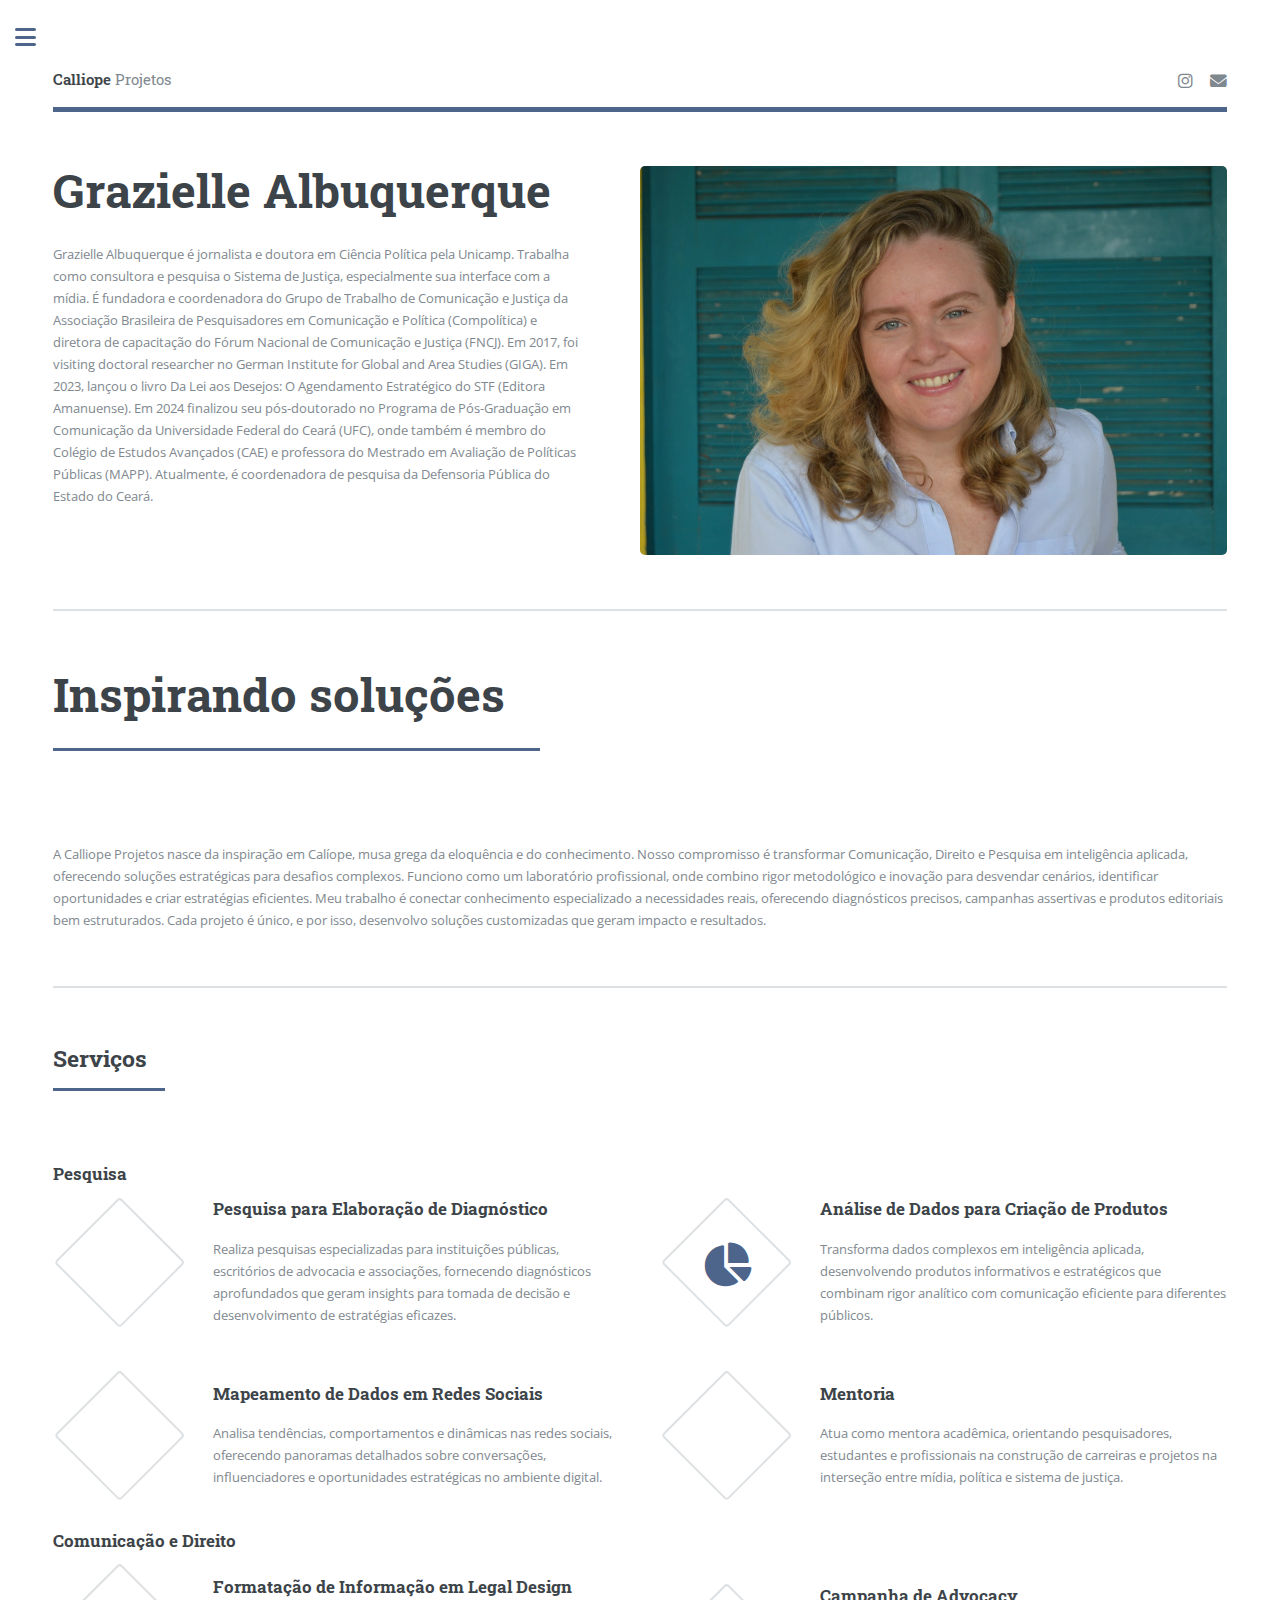
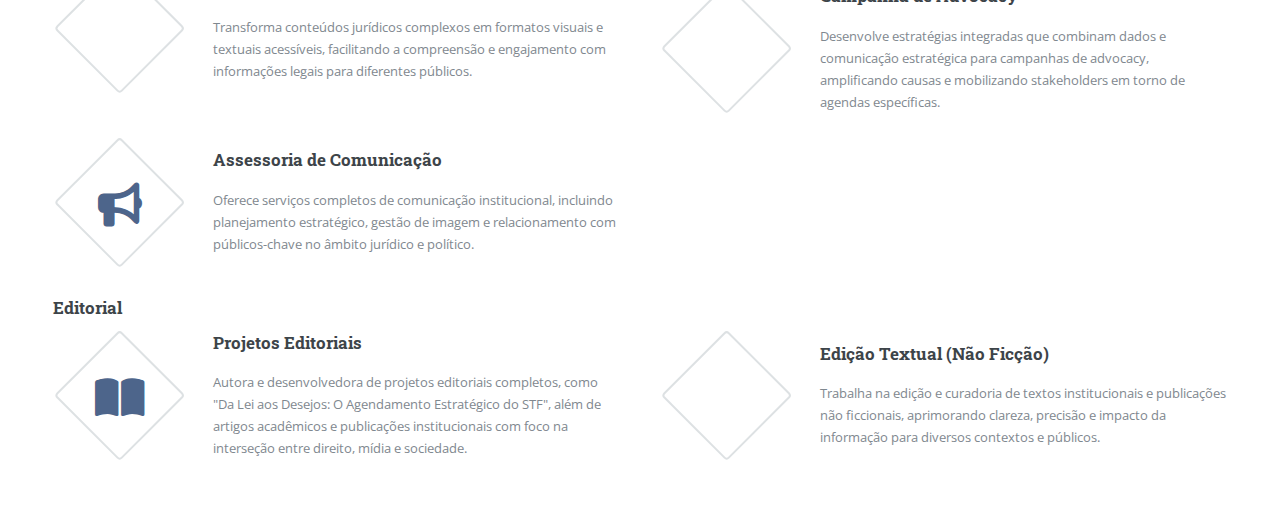
<file: index.html>
<!doctype html>
<!--
	Editorial by HTML5 UP
	html5up.net | @ajlkn
	Free for personal and commercial use under the CCA 3.0 license (html5up.net/license)
-->
<html>
  <head>
    <title>Calliope Projetos</title>
    <meta charset="utf-8" />
    <meta name="viewport" content="width=device-width, initial-scale=1, user-scalable=no" />
    <link rel="stylesheet" href="assets/css/main.css" />
    <link rel="stylesheet" href="https://cdnjs.cloudflare.com/ajax/libs/font-awesome/6.4.2/css/all.min.css" />
    <style>
      .sub-heading {
        color: #3d4449;
        margin: 1.5em 0 0.5em 0;
        font-family: 'Roboto Slab', serif;
        font-weight: 700;
      }
      .eixo-container {
        margin-bottom: 2em;
      }
    </style>
  </head>
  <body class="is-preload">
    <!-- Wrapper -->
    <div id="wrapper">
      <!-- Main -->
      <div id="main">
        <div class="inner">
          <!-- Header -->
          <header id="header">
            <a href="index.html" class="logo"> <strong>Calliope</strong> Projetos </a>
            <ul class="icons">
              <li>
                <a href="https://x.com/grazalbuquerque" class="icon brands fa-x-twitter" target="_blank">
                  <span class="label">Twitter</span>
                </a>
              </li>
              <li>
                <a
                  href="https://www.instagram.com/grazieamp?igshid=MzRlODBiNWFlZA%3D%3D"
                  class="icon brands fa-instagram"
                  target="_blank"
                >
                  <span class="label">Instagram</span>
                </a>
              </li>
              <li>
                <a href="mailto:grazialbuquerque@gmail.com" class="icon solid fa-envelope" target="_blank">
                  <span class="label">E-mail</span>
                </a>
              </li>
            </ul>
          </header>

          <!-- Banner -->
          <section id="banner">
            <div class="content">
              <header>
                <h1>Grazielle Albuquerque</h1>
              </header>
              <p>
                Grazielle Albuquerque é jornalista e doutora em Ciência Política pela Unicamp. Trabalha como consultora
                e pesquisa o Sistema de Justiça, especialmente sua interface com a mídia. É fundadora e coordenadora do
                Grupo de Trabalho de Comunicação e Justiça da Associação Brasileira de Pesquisadores em Comunicação e
                Política (Compolítica) e diretora de capacitação do Fórum Nacional de Comunicação e Justiça (FNCJ). Em
                2017, foi visiting doctoral researcher no German Institute for Global and Area Studies (GIGA). Em 2023,
                lançou o livro Da Lei aos Desejos: O Agendamento Estratégico do STF (Editora Amanuense). Em 2024
                finalizou seu pós-doutorado no Programa de Pós-Graduação em Comunicação da Universidade Federal do Ceará
                (UFC), onde também é membro do Colégio de Estudos Avançados (CAE) e professora do Mestrado em Avaliação
                de Políticas Públicas (MAPP). Atualmente, é coordenadora de pesquisa da Defensoria Pública do Estado do
                Ceará.
              </p>
            </div>
            <span class="image object">
              <img src="images/grazi1.webp" alt="Grazielle Albuquerque" />
            </span>
          </section>

          <!-- Section -->
          <section>
            <header class="major">
              <h1>Inspirando soluções</h1>
            </header>
            <p>
              A Calliope Projetos nasce da inspiração em Calíope, musa grega da eloquência e do conhecimento. Nosso
              compromisso é transformar Comunicação, Direito e Pesquisa em inteligência aplicada, oferecendo soluções
              estratégicas para desafios complexos. Funciono como um laboratório profissional, onde combino rigor
              metodológico e inovação para desvendar cenários, identificar oportunidades e criar estratégias eficientes.
              Meu trabalho é conectar conhecimento especializado a necessidades reais, oferecendo diagnósticos precisos,
              campanhas assertivas e produtos editoriais bem estruturados. Cada projeto é único, e por isso, desenvolvo
              soluções customizadas que geram impacto e resultados.
            </p>
          </section>

          <!-- Section Atuação - ATUALIZADA -->
          <section>
            <header class="major">
              <h2>Serviços</h2>
            </header>

            <!-- EIXO: PESQUISA -->
            <div class="eixo-container">
              <h3 class="sub-heading">Pesquisa</h3>
              <div class="features">
                <article>
                  <span class="icon solid fa-magnifying-glass-chart"></span>
                  <div class="content">
                    <h3>Pesquisa para Elaboração de Diagnóstico</h3>
                    <p>
                      Realiza pesquisas especializadas para instituições públicas, escritórios de advocacia e
                      associações, fornecendo diagnósticos aprofundados que geram insights para tomada de decisão e
                      desenvolvimento de estratégias eficazes.
                    </p>
                  </div>
                </article>
                <article>
                  <span class="icon solid fa-chart-pie"></span>
                  <div class="content">
                    <h3>Análise de Dados para Criação de Produtos</h3>
                    <p>
                      Transforma dados complexos em inteligência aplicada, desenvolvendo produtos informativos e
                      estratégicos que combinam rigor analítico com comunicação eficiente para diferentes públicos.
                    </p>
                  </div>
                </article>
                <article>
                  <span class="icon solid fa-share-nodes"></span>
                  <div class="content">
                    <h3>Mapeamento de Dados em Redes Sociais</h3>
                    <p>
                      Analisa tendências, comportamentos e dinâmicas nas redes sociais, oferecendo panoramas detalhados
                      sobre conversações, influenciadores e oportunidades estratégicas no ambiente digital.
                    </p>
                  </div>
                </article>
                <article>
                  <span class="icon solid fa-chalkboard-user"></span>
                  <div class="content">
                    <h3>Mentoria</h3>
                    <p>
                      Atua como mentora acadêmica, orientando pesquisadores, estudantes e profissionais na construção de
                      carreiras e projetos na interseção entre mídia, política e sistema de justiça.
                    </p>
                  </div>
                </article>
              </div>
            </div>

            <!-- EIXO: COMUNICAÇÃO E DIREITO -->
            <div class="eixo-container">
              <h3 class="sub-heading">Comunicação e Direito</h3>
              <div class="features">
                <article>
                  <span class="icon solid fa-diagram-project"></span>
                  <div class="content">
                    <h3>Formatação de Informação em Legal Design</h3>
                    <p>
                      Transforma conteúdos jurídicos complexos em formatos visuais e textuais acessíveis, facilitando a
                      compreensão e engajamento com informações legais para diferentes públicos.
                    </p>
                  </div>
                </article>
                <article>
                  <span class="icon solid fa-scale-balanced"></span>
                  <div class="content">
                    <h3>Campanha de Advocacy</h3>
                    <p>
                      Desenvolve estratégias integradas que combinam dados e comunicação estratégica para campanhas de
                      advocacy, amplificando causas e mobilizando stakeholders em torno de agendas específicas.
                    </p>
                  </div>
                </article>
                <article>
                  <span class="icon solid fa-bullhorn"></span>
                  <div class="content">
                    <h3>Assessoria de Comunicação</h3>
                    <p>
                      Oferece serviços completos de comunicação institucional, incluindo planejamento estratégico,
                      gestão de imagem e relacionamento com públicos-chave no âmbito jurídico e político.
                    </p>
                  </div>
                </article>
              </div>
            </div>

            <!-- EIXO: EDITORIAL -->
            <div class="eixo-container">
              <h3 class="sub-heading">Editorial</h3>
              <div class="features">
                <article>
                  <span class="icon solid fa-book-open"></span>
                  <div class="content">
                    <h3>Projetos Editoriais</h3>
                    <p>
                      Autora e desenvolvedora de projetos editoriais completos, como "Da Lei aos Desejos: O Agendamento
                      Estratégico do STF", além de artigos acadêmicos e publicações institucionais com foco na
                      interseção entre direito, mídia e sociedade.
                    </p>
                  </div>
                </article>
                <article>
                  <span class="icon solid fa-pen-to-square"></span>
                  <div class="content">
                    <h3>Edição Textual (Não Ficção)</h3>
                    <p>
                      Trabalha na edição e curadoria de textos institucionais e publicações não ficcionais, aprimorando
                      clareza, precisão e impacto da informação para diversos contextos e públicos.
                    </p>
                  </div>
                </article>
              </div>
            </div>
          </section>
        </div>
      </div>

      <!-- Sidebar -->
      <div id="sidebar">
        <div class="inner">
          <!-- Search -->

          <!-- Menu -->
          <nav id="menu">
            <header class="major">
              <h2>Menu</h2>
            </header>
            <ul>
              <li><a href="index.html">Página inicial</a></li>
              <li><a href="cv.html">C.V.</a></li>
              <li><a href="bio.html">Bio</a></li>
              <li><a href="livros.html">Livros</a></li>
              <li><a href="artigos.html">Artigos</a></li>
              <li><a href="educacao.html">Educação</a></li>
              <li><a href="midia.html">Na Mídia</a></li>
              <li><a href="podcasts.html">Podcasts</a></li>
              <li><a href="lemonde.html">Le Monde</a></li>
              <li><a href="cursos.html">Cursos</a></li>
            </ul>
          </nav>

          <!-- Section -->
          <section>
            <header class="major">
              <h2>Em destaque</h2>
            </header>
            <div class="mini-posts">
              <article>
                <a href="lemonde.html" class="image"><img src="\images\le monde logo.jpeg" alt="le monde logo" /></a>
                <p>
                  Aqui você encontra uma seleção dos meus textos publicados no Le Monde Diplomatique Brasil, abordando
                  temas como mídia, justiça e sociedade.
                </p>
              </article>
              <article>
                <a href="midia.html" class="image"><img src="/images/folhasp.png" alt="folha de sp imagem" /></a>
                <p>
                  Aqui você encontrará uma seleção das minhas participações e contribuições nos meios de comunicação
                  como a Folha de São Paulo, destacando minha atuação como jornalista e cientista política especializada
                  em mídia e justiça.
                </p>
              </article>
              <article>
                <a href="podcasts.html" class="image"><img src="images/podcast.jpg" alt="podcast imagem" /></a>
                <p>
                  Nesta seção, você encontrará uma seleção de podcasts em que participei, contribuindo com análises,
                  debates e reflexões sobre temas como mídia, justiça e sociedade. Acompanhe as conversas e insights
                  compartilhados ao longo dessas entrevistas e colaborações.
                </p>
              </article>
            </div>
          </section>

          <!-- Section -->
          <section>
            <header class="major">
              <h2>Entre em contato</h2>
            </header>
            <p>
              Se você tem alguma dúvida ou gostaria de saber mais sobre nossos serviços, estamos à disposição para
              conversar. Envie uma mensagem ou ligue para nós, e teremos prazer em ajudá-lo a encontrar a melhor solução
              para as suas necessidades. A comunicação é a chave para um bom trabalho, e estamos aqui para garantir que
              sua experiência seja a mais eficaz possível.
            </p>
            <ul class="contact">
              <li class="icon solid fa-envelope">
                <a href="mailto:grazialbuquerque@gmail.com">grazialbuquerque@gmail.com</a>
              </li>
              <li class="icon solid fa-phone">
                <a href="https://wa.me/5511989625056" target="_blank">+55 11 98962-5056</a>
              </li>

              <li class="icon solid fa-map-marker-alt">
                Fortaleza, CE<br />
                Brasil
              </li>
            </ul>
          </section>

          <!-- Footer -->
          <footer id="footer">
            <p class="copyright">
              &copy; Calliope Projetos. Todos os direitos reservados. Transformando Comunicação, Direito e Pesquisa em
              soluções inovadoras para desafios complexos.
            </p>
          </footer>
        </div>
      </div>
    </div>

    <!-- Scripts -->
    <script src="assets/js/jquery.min.js"></script>
    <script src="assets/js/browser.min.js"></script>
    <script src="assets/js/breakpoints.min.js"></script>
    <script src="assets/js/util.js"></script>
    <script src="assets/js/main.js"></script>
  </body>
</html>
</file>
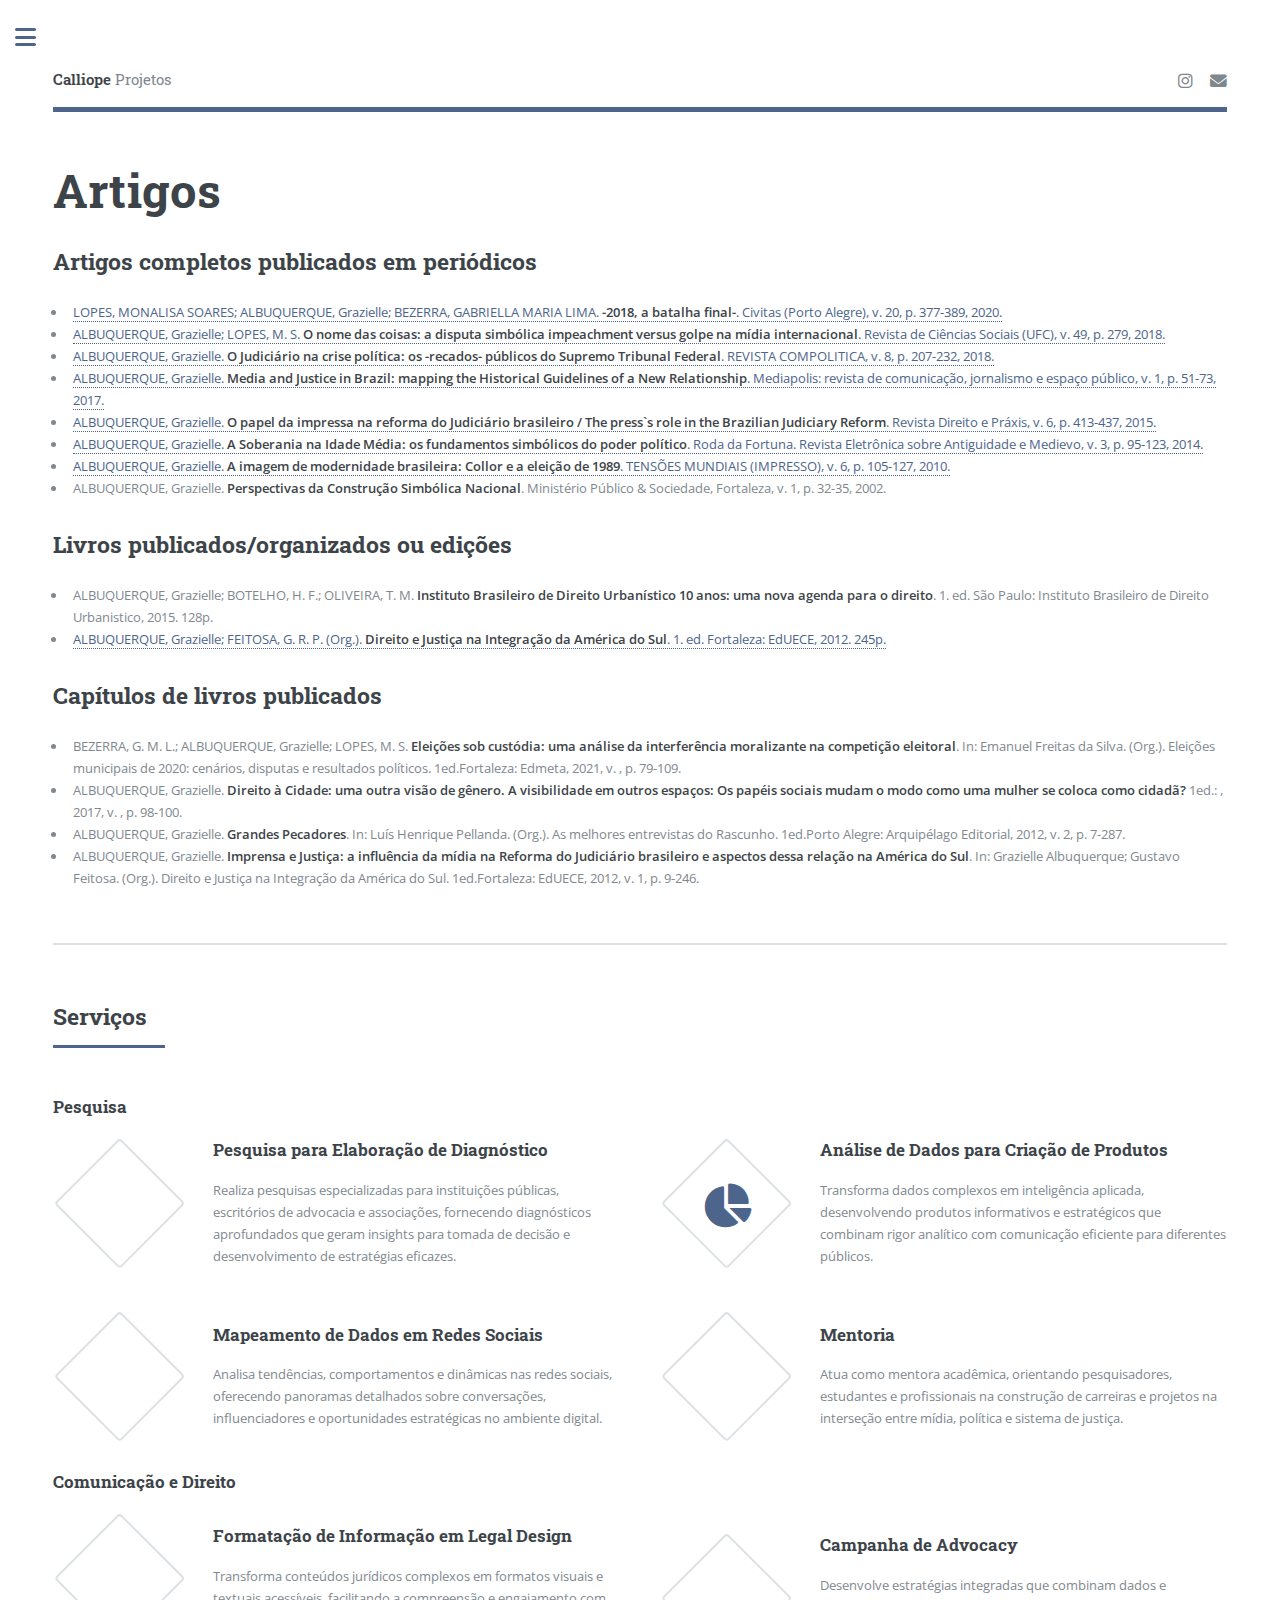
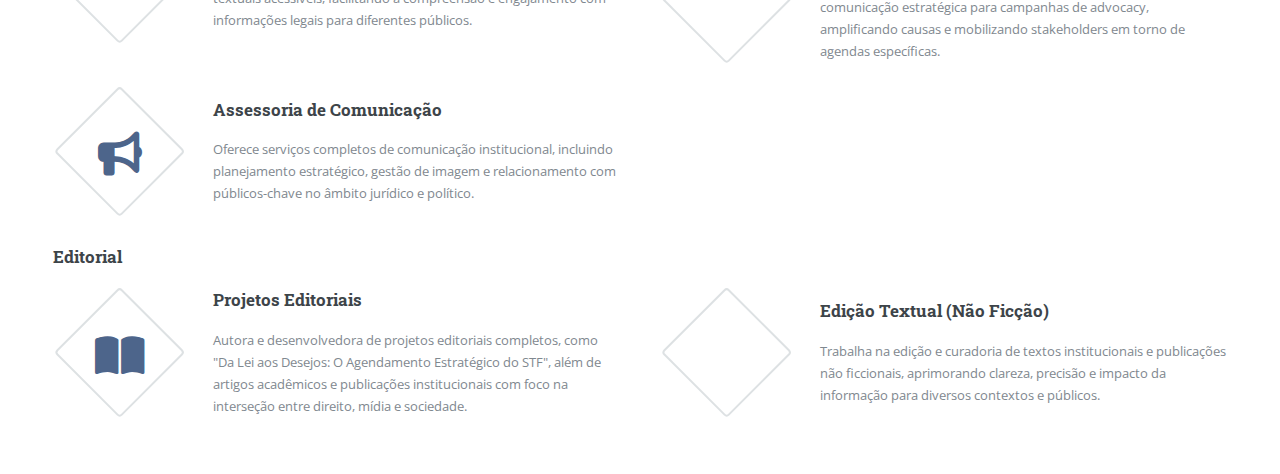
<file: artigos.html>
<!doctype html>
<html>
  <head>
    <title>Calliope Projetos</title>
    <meta charset="utf-8" />
    <meta name="viewport" content="width=device-width, initial-scale=1, user-scalable=no" />
    <link rel="stylesheet" href="assets/css/main.css" />
    <link rel="stylesheet" href="https://cdnjs.cloudflare.com/ajax/libs/font-awesome/6.4.2/css/all.min.css" />
  </head>
  <body class="is-preload">
    <!-- Wrapper -->
    <div id="wrapper">
      <!-- Main -->
      <div id="main">
        <div class="inner">
          <!-- Header -->
          <header id="header">
            <a href="index.html" class="logo"> <strong>Calliope</strong> Projetos </a>
            <ul class="icons">
              <li>
                <a href="https://x.com/grazalbuquerque" class="icon brands fa-x-twitter" target="_blank">
                  <span class="label">Twitter</span>
                </a>
              </li>
              <li>
                <a
                  href="https://www.instagram.com/grazieamp?igshid=MzRlODBiNWFlZA%3D%3D"
                  class="icon brands fa-instagram"
                  target="_blank"
                >
                  <span class="label">Instagram</span>
                </a>
              </li>
              <li>
                <a href="mailto:grazialbuquerque@gmail.com" class="icon solid fa-envelope" target="_blank">
                  <span class="label">E-mail</span>
                </a>
              </li>
            </ul>
          </header>

          <!-- Seção Artigos -->
          <section id="banner">
            <div class="content">
              <header>
                <h1>Artigos</h1>
              </header>

              <h2>Artigos completos publicados em periódicos</h2>
              <ul>
                <li>
                  <a href="https://revistaseletronicas.pucrs.br/civitas/article/view/37248" target="_blank">
                    LOPES, MONALISA SOARES; ALBUQUERQUE, Grazielle; BEZERRA, GABRIELLA MARIA LIMA.
                    <strong>-2018, a batalha final-</strong>. Civitas (Porto Alegre), v. 20, p. 377-389, 2020.
                  </a>
                </li>
                <li>
                  <a href="https://repositorio.ufc.br/handle/riufc/32423" target="_blank">
                    ALBUQUERQUE, Grazielle; LOPES, M. S.
                    <strong
                      >O nome das coisas: a disputa simbólica impeachment versus golpe na mídia internacional</strong
                    >. Revista de Ciências Sociais (UFC), v. 49, p. 279, 2018.
                  </a>
                </li>
                <li>
                  <a href="https://www.compolitica.org/revista/index.php/revista/article/view/204" target="_blank">
                    ALBUQUERQUE, Grazielle.
                    <strong>O Judiciário na crise política: os -recados- públicos do Supremo Tribunal Federal</strong>.
                    REVISTA COMPOLITICA, v. 8, p. 207-232, 2018.
                  </a>
                </li>
                <li>
                  <a href="https://impactum-journals.uc.pt/mediapolis/article/view/2183-6019_5_4" target="_blank">
                    ALBUQUERQUE, Grazielle.
                    <strong>Media and Justice in Brazil: mapping the Historical Guidelines of a New Relationship</strong
                    >. Mediapolis: revista de comunicação, jornalismo e espaço público, v. 1, p. 51-73, 2017.
                  </a>
                </li>
                <li>
                  <a href="https://www.e-publicacoes.uerj.br/index.php/revistaceaju/article/view/18740" target="_blank">
                    ALBUQUERQUE, Grazielle.
                    <strong
                      >O papel da impressa na reforma do Judiciário brasileiro / The press`s role in the Brazilian
                      Judiciary Reform</strong
                    >. Revista Direito e Práxis, v. 6, p. 413-437, 2015.
                  </a>
                </li>
                <li>
                  <a href="https://miar.ub.edu/issn/2014-7430" target="_blank">
                    ALBUQUERQUE, Grazielle.
                    <strong>A Soberania na Idade Média: os fundamentos simbólicos do poder político</strong>. Roda da
                    Fortuna. Revista Eletrônica sobre Antiguidade e Medievo, v. 3, p. 95-123, 2014.
                  </a>
                </li>
                <li>
                  <a href="https://revistas.uece.br/index.php/tensoesmundiais/article/view/652" target="_blank">
                    ALBUQUERQUE, Grazielle.
                    <strong>A imagem de modernidade brasileira: Collor e a eleição de 1989</strong>. TENSÕES MUNDIAIS
                    (IMPRESSO), v. 6, p. 105-127, 2010.
                  </a>
                </li>
                <li>
                  ALBUQUERQUE, Grazielle.
                  <strong>Perspectivas da Construção Simbólica Nacional</strong>. Ministério Público & Sociedade,
                  Fortaleza, v. 1, p. 32-35, 2002.
                </li>
              </ul>

              <h2>Livros publicados/organizados ou edições</h2>
              <ul>
                <li>
                  ALBUQUERQUE, Grazielle; BOTELHO, H. F.; OLIVEIRA, T. M.
                  <strong>Instituto Brasileiro de Direito Urbanístico 10 anos: uma nova agenda para o direito</strong>.
                  1. ed. São Paulo: Instituto Brasileiro de Direito Urbanistico, 2015. 128p.
                </li>
                <li>
                  <a
                    href="https://www.researchgate.net/profile/Grazielle-Albuquerque/publication/321676608_Direito_e_Justica_na_Integracao_da_America_do_Sul/links/5f3eaa63458515b7293283c2/Direito-e-Justica-na-Integracao-da-America-do-Sul.pdf"
                    target="_blank"
                  >
                    ALBUQUERQUE, Grazielle; FEITOSA, G. R. P. (Org.).
                    <strong>Direito e Justiça na Integração da América do Sul</strong>. 1. ed. Fortaleza: EdUECE, 2012.
                    245p.
                  </a>
                </li>
              </ul>

              <h2>Capítulos de livros publicados</h2>
              <ul>
                <li>
                  BEZERRA, G. M. L.; ALBUQUERQUE, Grazielle; LOPES, M. S.
                  <strong
                    >Eleições sob custódia: uma análise da interferência moralizante na competição eleitoral</strong
                  >. In: Emanuel Freitas da Silva. (Org.). Eleições municipais de 2020: cenários, disputas e resultados
                  políticos. 1ed.Fortaleza: Edmeta, 2021, v. , p. 79-109.
                </li>
                <li>
                  ALBUQUERQUE, Grazielle.
                  <strong
                    >Direito à Cidade: uma outra visão de gênero. A visibilidade em outros espaços: Os papéis sociais
                    mudam o modo como uma mulher se coloca como cidadã?</strong
                  >
                  1ed.: , 2017, v. , p. 98-100.
                </li>
                <li>
                  ALBUQUERQUE, Grazielle.
                  <strong>Grandes Pecadores</strong>. In: Luís Henrique Pellanda. (Org.). As melhores entrevistas do
                  Rascunho. 1ed.Porto Alegre: Arquipélago Editorial, 2012, v. 2, p. 7-287.
                </li>
                <li>
                  ALBUQUERQUE, Grazielle.
                  <strong
                    >Imprensa e Justiça: a influência da mídia na Reforma do Judiciário brasileiro e aspectos dessa
                    relação na América do Sul</strong
                  >. In: Grazielle Albuquerque; Gustavo Feitosa. (Org.). Direito e Justiça na Integração da América do
                  Sul. 1ed.Fortaleza: EdUECE, 2012, v. 1, p. 9-246.
                </li>
              </ul>
            </div>
          </section>

          <!-- Section Atuação - ATUALIZADA -->
          <section>
            <header class="major">
              <h2>Serviços</h2>
            </header>

            <!-- EIXO: PESQUISA -->
            <div class="eixo-container">
              <h3 class="sub-heading">Pesquisa</h3>
              <div class="features">
                <article>
                  <span class="icon solid fa-magnifying-glass-chart"></span>
                  <div class="content">
                    <h3>Pesquisa para Elaboração de Diagnóstico</h3>
                    <p>
                      Realiza pesquisas especializadas para instituições públicas, escritórios de advocacia e
                      associações, fornecendo diagnósticos aprofundados que geram insights para tomada de decisão e
                      desenvolvimento de estratégias eficazes.
                    </p>
                  </div>
                </article>
                <article>
                  <span class="icon solid fa-chart-pie"></span>
                  <div class="content">
                    <h3>Análise de Dados para Criação de Produtos</h3>
                    <p>
                      Transforma dados complexos em inteligência aplicada, desenvolvendo produtos informativos e
                      estratégicos que combinam rigor analítico com comunicação eficiente para diferentes públicos.
                    </p>
                  </div>
                </article>
                <article>
                  <span class="icon solid fa-share-nodes"></span>
                  <div class="content">
                    <h3>Mapeamento de Dados em Redes Sociais</h3>
                    <p>
                      Analisa tendências, comportamentos e dinâmicas nas redes sociais, oferecendo panoramas detalhados
                      sobre conversações, influenciadores e oportunidades estratégicas no ambiente digital.
                    </p>
                  </div>
                </article>
                <article>
                  <span class="icon solid fa-chalkboard-user"></span>
                  <div class="content">
                    <h3>Mentoria</h3>
                    <p>
                      Atua como mentora acadêmica, orientando pesquisadores, estudantes e profissionais na construção de
                      carreiras e projetos na interseção entre mídia, política e sistema de justiça.
                    </p>
                  </div>
                </article>
              </div>
            </div>

            <!-- EIXO: COMUNICAÇÃO E DIREITO -->
            <div class="eixo-container">
              <h3 class="sub-heading">Comunicação e Direito</h3>
              <div class="features">
                <article>
                  <span class="icon solid fa-diagram-project"></span>
                  <div class="content">
                    <h3>Formatação de Informação em Legal Design</h3>
                    <p>
                      Transforma conteúdos jurídicos complexos em formatos visuais e textuais acessíveis, facilitando a
                      compreensão e engajamento com informações legais para diferentes públicos.
                    </p>
                  </div>
                </article>
                <article>
                  <span class="icon solid fa-scale-balanced"></span>
                  <div class="content">
                    <h3>Campanha de Advocacy</h3>
                    <p>
                      Desenvolve estratégias integradas que combinam dados e comunicação estratégica para campanhas de
                      advocacy, amplificando causas e mobilizando stakeholders em torno de agendas específicas.
                    </p>
                  </div>
                </article>
                <article>
                  <span class="icon solid fa-bullhorn"></span>
                  <div class="content">
                    <h3>Assessoria de Comunicação</h3>
                    <p>
                      Oferece serviços completos de comunicação institucional, incluindo planejamento estratégico,
                      gestão de imagem e relacionamento com públicos-chave no âmbito jurídico e político.
                    </p>
                  </div>
                </article>
              </div>
            </div>

            <!-- EIXO: EDITORIAL -->
            <div class="eixo-container">
              <h3 class="sub-heading">Editorial</h3>
              <div class="features">
                <article>
                  <span class="icon solid fa-book-open"></span>
                  <div class="content">
                    <h3>Projetos Editoriais</h3>
                    <p>
                      Autora e desenvolvedora de projetos editoriais completos, como "Da Lei aos Desejos: O Agendamento
                      Estratégico do STF", além de artigos acadêmicos e publicações institucionais com foco na
                      interseção entre direito, mídia e sociedade.
                    </p>
                  </div>
                </article>
                <article>
                  <span class="icon solid fa-pen-to-square"></span>
                  <div class="content">
                    <h3>Edição Textual (Não Ficção)</h3>
                    <p>
                      Trabalha na edição e curadoria de textos institucionais e publicações não ficcionais, aprimorando
                      clareza, precisão e impacto da informação para diversos contextos e públicos.
                    </p>
                  </div>
                </article>
              </div>
            </div>
          </section>
        </div>
      </div>

      <!-- Sidebar -->
      <div id="sidebar">
        <div class="inner">
          <!-- Search -->

          <!-- Menu -->
          <nav id="menu">
            <header class="major">
              <h2>Menu</h2>
            </header>
            <ul>
              <li><a href="index.html">Página inicial</a></li>
              <li><a href="cv.html">C.V.</a></li>
              <li><a href="bio.html">Bio</a></li>
              <li><a href="livros.html">Livros</a></li>
              <li><a href="artigos.html">Artigos</a></li>
              <li><a href="educacao.html">Educação</a></li>
              <li><a href="midia.html">Na Mídia</a></li>
              <li><a href="podcasts.html">Podcasts</a></li>
              <li><a href="lemonde.html">Le Monde</a></li>
              <li><a href="cursos.html">Cursos</a></li>
            </ul>
          </nav>

          <!-- Section -->
          <section>
            <header class="major">
              <h2>Em destaque</h2>
            </header>
            <div class="mini-posts">
              <article>
                <a href="lemonde.html" class="image"><img src="\images\le monde logo.jpeg" alt="le monde logo" /></a>
                <p>
                  Aqui você encontra uma seleção dos meus textos publicados no Le Monde Diplomatique Brasil, abordando
                  temas como mídia, justiça e sociedade.
                </p>
              </article>
              <article>
                <a href="midia.html" class="image"><img src="/images/folhasp.png" alt="folha de sp imagem" /></a>
                <p>
                  Aqui você encontrará uma seleção das minhas participações e contribuições nos meios de comunicação
                  como a Folha de São Paulo, destacando minha atuação como jornalista e cientista política especializada
                  em mídia e justiça.
                </p>
              </article>
              <article>
                <a href="podcasts.html" class="image"><img src="images/podcast.jpg" alt="podcast imagem" /></a>
                <p>
                  Nesta seção, você encontrará uma seleção de podcasts em que participei, contribuindo com análises,
                  debates e reflexões sobre temas como mídia, justiça e sociedade. Acompanhe as conversas e insights
                  compartilhados ao longo dessas entrevistas e colaborações.
                </p>
              </article>
            </div>
          </section>

          <!-- Section -->
          <section>
            <header class="major">
              <h2>Entre em contato</h2>
            </header>
            <p>
              Se você tem alguma dúvida ou gostaria de saber mais sobre nossos serviços, estamos à disposição para
              conversar. Envie uma mensagem ou ligue para nós, e teremos prazer em ajudá-lo a encontrar a melhor solução
              para as suas necessidades. A comunicação é a chave para um bom trabalho, e estamos aqui para garantir que
              sua experiência seja a mais eficaz possível.
            </p>
            <ul class="contact">
              <li class="icon solid fa-envelope">
                <a href="mailto:grazialbuquerque@gmail.com">grazialbuquerque@gmail.com</a>
              </li>
              <li class="icon solid fa-phone">
                <a href="https://wa.me/5511989625056" target="_blank">+55 11 98962-5056</a>
              </li>

              <li class="icon solid fa-map-marker-alt">
                Fortaleza, CE<br />
                Brasil
              </li>
            </ul>
          </section>

          <!-- Footer -->
          <footer id="footer">
            <p class="copyright">
              &copy; Calliope Projetos. Todos os direitos reservados. Transformando Comunicação, Direito e Pesquisa em
              soluções inovadoras para desafios complexos.
            </p>
          </footer>
        </div>
      </div>
    </div>

    <!-- Scripts -->
    <script src="assets/js/jquery.min.js"></script>
    <script src="assets/js/browser.min.js"></script>
    <script src="assets/js/breakpoints.min.js"></script>
    <script src="assets/js/util.js"></script>
    <script src="assets/js/main.js"></script>
  </body>
</html>
</file>
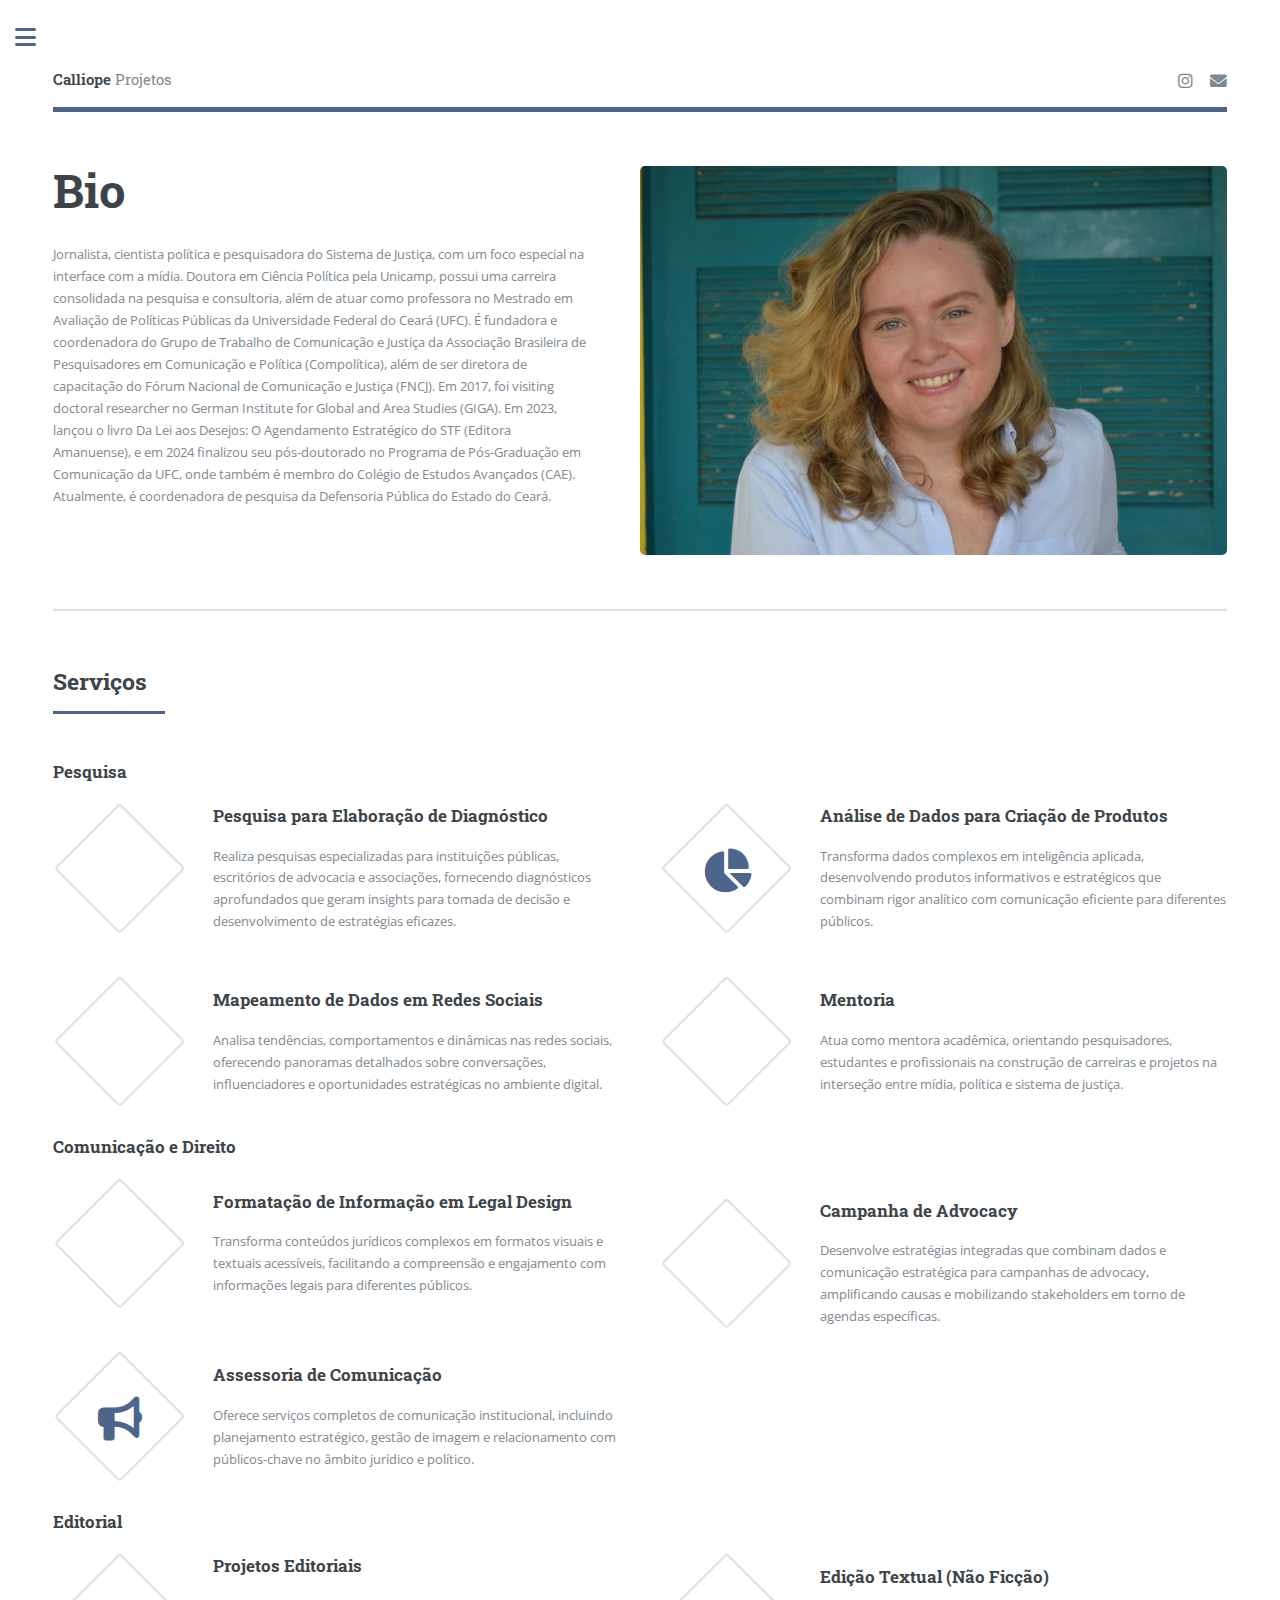
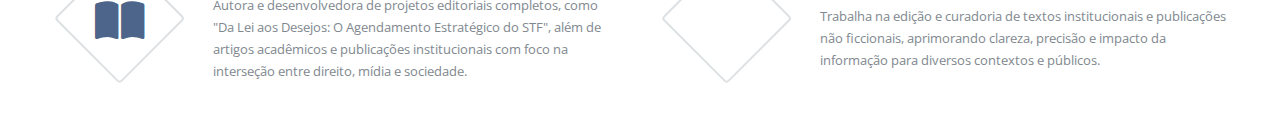
<file: bio.html>
<!doctype html>
<html>
  <head>
    <title>Calliope Projetos</title>
    <meta charset="utf-8" />
    <meta name="viewport" content="width=device-width, initial-scale=1, user-scalable=no" />
    <link rel="stylesheet" href="assets/css/main.css" />
    <link rel="stylesheet" href="https://cdnjs.cloudflare.com/ajax/libs/font-awesome/6.4.2/css/all.min.css" />
  </head>
  <body class="is-preload">
    <!-- Wrapper -->
    <div id="wrapper">
      <!-- Main -->
      <div id="main">
        <div class="inner">
          <!-- Header -->
          <header id="header">
            <a href="index.html" class="logo"> <strong>Calliope</strong> Projetos </a>
            <ul class="icons">
              <li>
                <a href="https://x.com/grazalbuquerque" class="icon brands fa-x-twitter" target="_blank">
                  <span class="label">Twitter</span>
                </a>
              </li>
              <li>
                <a
                  href="https://www.instagram.com/grazieamp?igshid=MzRlODBiNWFlZA%3D%3D"
                  class="icon brands fa-instagram"
                  target="_blank"
                >
                  <span class="label">Instagram</span>
                </a>
              </li>
              <li>
                <a href="mailto:grazialbuquerque@gmail.com" class="icon solid fa-envelope" target="_blank">
                  <span class="label">E-mail</span>
                </a>
              </li>
            </ul>
          </header>

          <!-- Banner -->
          <section id="banner">
            <div class="content">
              <header>
                <h1>Bio</h1>
              </header>
              <p>
                Jornalista, cientista política e pesquisadora do Sistema de Justiça, com um foco especial na interface
                com a mídia. Doutora em Ciência Política pela Unicamp, possui uma carreira consolidada na pesquisa e
                consultoria, além de atuar como professora no Mestrado em Avaliação de Políticas Públicas da
                Universidade Federal do Ceará (UFC). É fundadora e coordenadora do Grupo de Trabalho de Comunicação e
                Justiça da Associação Brasileira de Pesquisadores em Comunicação e Política (Compolítica), além de ser
                diretora de capacitação do Fórum Nacional de Comunicação e Justiça (FNCJ). Em 2017, foi visiting
                doctoral researcher no German Institute for Global and Area Studies (GIGA). Em 2023, lançou o livro Da
                Lei aos Desejos: O Agendamento Estratégico do STF (Editora Amanuense), e em 2024 finalizou seu
                pós-doutorado no Programa de Pós-Graduação em Comunicação da UFC, onde também é membro do Colégio de
                Estudos Avançados (CAE). Atualmente, é coordenadora de pesquisa da Defensoria Pública do Estado do
                Ceará.
              </p>
            </div>
            <span class="image object">
              <img src="images/grazi1.webp" alt="Grazielle Albuquerque" />
            </span>
          </section>

          <!-- Section Atuação - ATUALIZADA -->
          <section>
            <header class="major">
              <h2>Serviços</h2>
            </header>

            <!-- EIXO: PESQUISA -->
            <div class="eixo-container">
              <h3 class="sub-heading">Pesquisa</h3>
              <div class="features">
                <article>
                  <span class="icon solid fa-magnifying-glass-chart"></span>
                  <div class="content">
                    <h3>Pesquisa para Elaboração de Diagnóstico</h3>
                    <p>
                      Realiza pesquisas especializadas para instituições públicas, escritórios de advocacia e
                      associações, fornecendo diagnósticos aprofundados que geram insights para tomada de decisão e
                      desenvolvimento de estratégias eficazes.
                    </p>
                  </div>
                </article>
                <article>
                  <span class="icon solid fa-chart-pie"></span>
                  <div class="content">
                    <h3>Análise de Dados para Criação de Produtos</h3>
                    <p>
                      Transforma dados complexos em inteligência aplicada, desenvolvendo produtos informativos e
                      estratégicos que combinam rigor analítico com comunicação eficiente para diferentes públicos.
                    </p>
                  </div>
                </article>
                <article>
                  <span class="icon solid fa-share-nodes"></span>
                  <div class="content">
                    <h3>Mapeamento de Dados em Redes Sociais</h3>
                    <p>
                      Analisa tendências, comportamentos e dinâmicas nas redes sociais, oferecendo panoramas detalhados
                      sobre conversações, influenciadores e oportunidades estratégicas no ambiente digital.
                    </p>
                  </div>
                </article>
                <article>
                  <span class="icon solid fa-chalkboard-user"></span>
                  <div class="content">
                    <h3>Mentoria</h3>
                    <p>
                      Atua como mentora acadêmica, orientando pesquisadores, estudantes e profissionais na construção de
                      carreiras e projetos na interseção entre mídia, política e sistema de justiça.
                    </p>
                  </div>
                </article>
              </div>
            </div>

            <!-- EIXO: COMUNICAÇÃO E DIREITO -->
            <div class="eixo-container">
              <h3 class="sub-heading">Comunicação e Direito</h3>
              <div class="features">
                <article>
                  <span class="icon solid fa-diagram-project"></span>
                  <div class="content">
                    <h3>Formatação de Informação em Legal Design</h3>
                    <p>
                      Transforma conteúdos jurídicos complexos em formatos visuais e textuais acessíveis, facilitando a
                      compreensão e engajamento com informações legais para diferentes públicos.
                    </p>
                  </div>
                </article>
                <article>
                  <span class="icon solid fa-scale-balanced"></span>
                  <div class="content">
                    <h3>Campanha de Advocacy</h3>
                    <p>
                      Desenvolve estratégias integradas que combinam dados e comunicação estratégica para campanhas de
                      advocacy, amplificando causas e mobilizando stakeholders em torno de agendas específicas.
                    </p>
                  </div>
                </article>
                <article>
                  <span class="icon solid fa-bullhorn"></span>
                  <div class="content">
                    <h3>Assessoria de Comunicação</h3>
                    <p>
                      Oferece serviços completos de comunicação institucional, incluindo planejamento estratégico,
                      gestão de imagem e relacionamento com públicos-chave no âmbito jurídico e político.
                    </p>
                  </div>
                </article>
              </div>
            </div>

            <!-- EIXO: EDITORIAL -->
            <div class="eixo-container">
              <h3 class="sub-heading">Editorial</h3>
              <div class="features">
                <article>
                  <span class="icon solid fa-book-open"></span>
                  <div class="content">
                    <h3>Projetos Editoriais</h3>
                    <p>
                      Autora e desenvolvedora de projetos editoriais completos, como "Da Lei aos Desejos: O Agendamento
                      Estratégico do STF", além de artigos acadêmicos e publicações institucionais com foco na
                      interseção entre direito, mídia e sociedade.
                    </p>
                  </div>
                </article>
                <article>
                  <span class="icon solid fa-pen-to-square"></span>
                  <div class="content">
                    <h3>Edição Textual (Não Ficção)</h3>
                    <p>
                      Trabalha na edição e curadoria de textos institucionais e publicações não ficcionais, aprimorando
                      clareza, precisão e impacto da informação para diversos contextos e públicos.
                    </p>
                  </div>
                </article>
              </div>
            </div>
          </section>
        </div>
      </div>

      <!-- Sidebar -->
      <div id="sidebar">
        <div class="inner">
          <!-- Search -->

          <!-- Menu -->
          <nav id="menu">
            <header class="major">
              <h2>Menu</h2>
            </header>
            <ul>
              <li><a href="index.html">Página inicial</a></li>
              <li><a href="cv.html">C.V.</a></li>
              <li><a href="bio.html">Bio</a></li>
              <li><a href="livros.html">Livros</a></li>
              <li><a href="artigos.html">Artigos</a></li>
              <li><a href="educacao.html">Educação</a></li>
              <li><a href="midia.html">Na Mídia</a></li>
              <li><a href="podcasts.html">Podcasts</a></li>
              <li><a href="lemonde.html">Le Monde</a></li>
              <li><a href="cursos.html">Cursos</a></li>
            </ul>
          </nav>

          <!-- Section -->
          <section>
            <header class="major">
              <h2>Em destaque</h2>
            </header>
            <div class="mini-posts">
              <article>
                <a href="lemonde.html" class="image"><img src="\images\le monde logo.jpeg" alt="le monde logo" /></a>
                <p>
                  Aqui você encontra uma seleção dos meus textos publicados no Le Monde Diplomatique Brasil, abordando
                  temas como mídia, justiça e sociedade.
                </p>
              </article>
              <article>
                <a href="midia.html" class="image"><img src="/images/folhasp.png" alt="folha de sp imagem" /></a>
                <p>
                  Aqui você encontrará uma seleção das minhas participações e contribuições nos meios de comunicação
                  como a Folha de São Paulo, destacando minha atuação como jornalista e cientista política especializada
                  em mídia e justiça.
                </p>
              </article>
              <article>
                <a href="podcasts.html" class="image"><img src="images/podcast.jpg" alt="podcast imagem" /></a>
                <p>
                  Nesta seção, você encontrará uma seleção de podcasts em que participei, contribuindo com análises,
                  debates e reflexões sobre temas como mídia, justiça e sociedade. Acompanhe as conversas e insights
                  compartilhados ao longo dessas entrevistas e colaborações.
                </p>
              </article>
            </div>
          </section>

          <!-- Section -->
          <section>
            <header class="major">
              <h2>Entre em contato</h2>
            </header>
            <p>
              Se você tem alguma dúvida ou gostaria de saber mais sobre nossos serviços, estamos à disposição para
              conversar. Envie uma mensagem ou ligue para nós, e teremos prazer em ajudá-lo a encontrar a melhor solução
              para as suas necessidades. A comunicação é a chave para um bom trabalho, e estamos aqui para garantir que
              sua experiência seja a mais eficaz possível.
            </p>
            <ul class="contact">
              <li class="icon solid fa-envelope">
                <a href="mailto:grazialbuquerque@gmail.com">grazialbuquerque@gmail.com</a>
              </li>
              <li class="icon solid fa-phone">
                <a href="https://wa.me/5511989625056" target="_blank">+55 11 98962-5056</a>
              </li>

              <li class="icon solid fa-map-marker-alt">
                Fortaleza, CE<br />
                Brasil
              </li>
            </ul>
          </section>

          <!-- Footer -->
          <footer id="footer">
            <p class="copyright">
              &copy; Calliope Projetos. Todos os direitos reservados. Transformando Comunicação, Direito e Pesquisa em
              soluções inovadoras para desafios complexos.
            </p>
          </footer>
        </div>
      </div>
    </div>

    <!-- Scripts -->
    <script src="assets/js/jquery.min.js"></script>
    <script src="assets/js/browser.min.js"></script>
    <script src="assets/js/breakpoints.min.js"></script>
    <script src="assets/js/util.js"></script>
    <script src="assets/js/main.js"></script>
  </body>
</html>
</file>
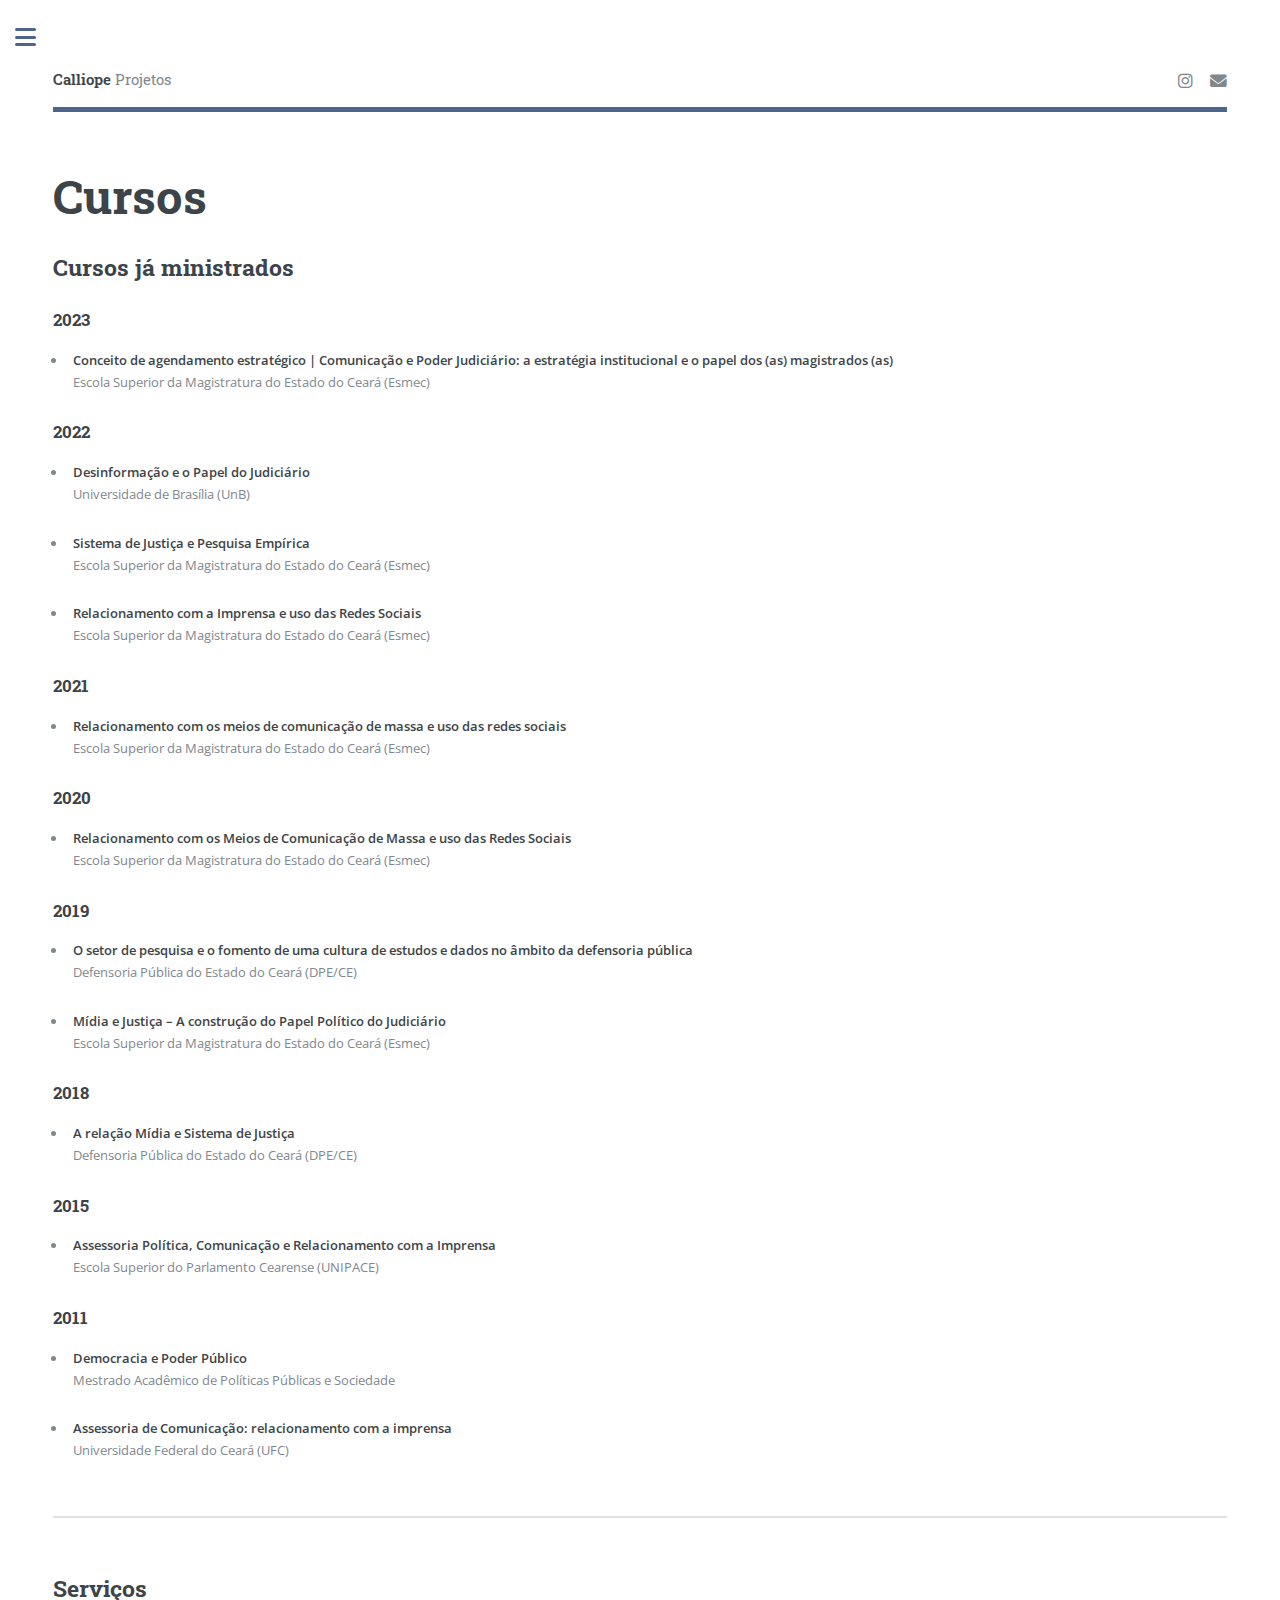
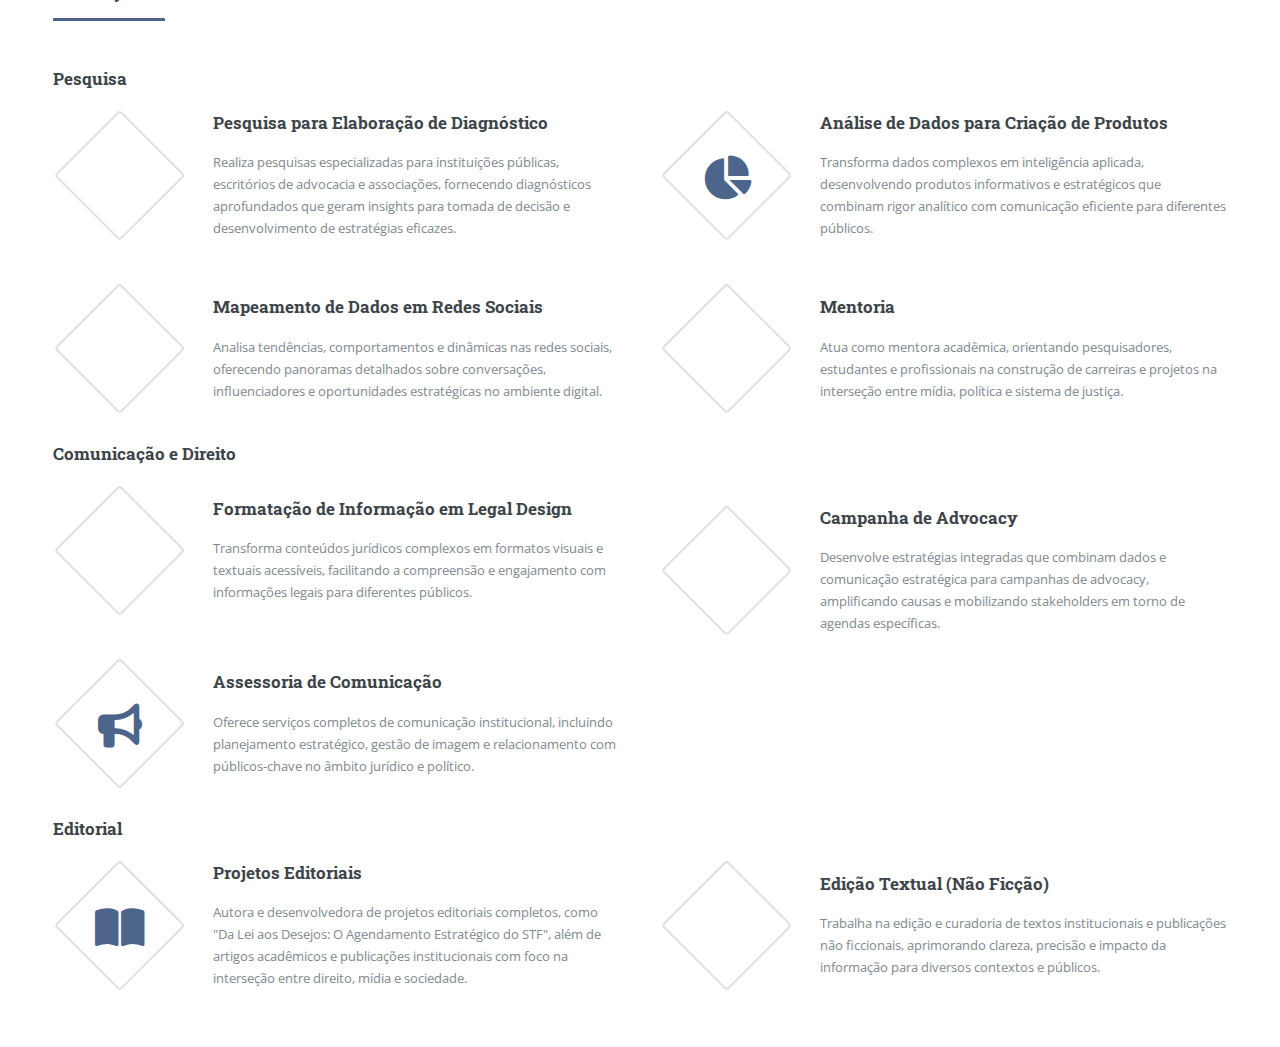
<file: cursos.html>
<!doctype html>
<!--
	Editorial by HTML5 UP
	html5up.net | @ajlkn
	Free for personal and commercial use under the CCA 3.0 license (html5up.net/license)
-->
<html>
  <head>
    <title>Calliope Projetos</title>
    <meta charset="utf-8" />
    <meta name="viewport" content="width=device-width, initial-scale=1, user-scalable=no" />
    <link rel="stylesheet" href="assets/css/main.css" />
    <link rel="stylesheet" href="https://cdnjs.cloudflare.com/ajax/libs/font-awesome/6.4.2/css/all.min.css" />
  </head>
  <body class="is-preload">
    <!-- Wrapper -->
    <div id="wrapper">
      <!-- Main -->
      <div id="main">
        <div class="inner">
          <!-- Header -->
          <header id="header">
            <a href="index.html" class="logo"> <strong>Calliope</strong> Projetos </a>
            <ul class="icons">
              <li>
                <a href="https://x.com/grazalbuquerque" class="icon brands fa-x-twitter" target="_blank">
                  <span class="label">Twitter</span>
                </a>
              </li>
              <li>
                <a
                  href="https://www.instagram.com/grazieamp?igshid=MzRlODBiNWFlZA%3D%3D"
                  class="icon brands fa-instagram"
                  target="_blank"
                >
                  <span class="label">Instagram</span>
                </a>
              </li>
              <li>
                <a href="mailto:grazialbuquerque@gmail.com" class="icon solid fa-envelope" target="_blank">
                  <span class="label">E-mail</span>
                </a>
              </li>
            </ul>
          </header>

          <!-- Seção Cursos -->
          <section id="cursos">
            <div class="content">
              <header>
                <h1>Cursos</h1>
              </header>

              <h2>Cursos já ministrados</h2>

              <h3>2023</h3>
              <ul>
                <li>
                  <strong
                    >Conceito de agendamento estratégico | Comunicação e Poder Judiciário: a estratégia institucional e
                    o papel dos (as) magistrados (as)</strong
                  >
                  <p>Escola Superior da Magistratura do Estado do Ceará (Esmec)</p>
                </li>
              </ul>

              <h3>2022</h3>
              <ul>
                <li>
                  <strong>Desinformação e o Papel do Judiciário</strong>
                  <p>Universidade de Brasília (UnB)</p>
                </li>
                <li>
                  <strong>Sistema de Justiça e Pesquisa Empírica</strong>
                  <p>Escola Superior da Magistratura do Estado do Ceará (Esmec)</p>
                </li>
                <li>
                  <strong>Relacionamento com a Imprensa e uso das Redes Sociais</strong>
                  <p>Escola Superior da Magistratura do Estado do Ceará (Esmec)</p>
                </li>
              </ul>

              <h3>2021</h3>
              <ul>
                <li>
                  <strong>Relacionamento com os meios de comunicação de massa e uso das redes sociais</strong>
                  <p>Escola Superior da Magistratura do Estado do Ceará (Esmec)</p>
                </li>
              </ul>

              <h3>2020</h3>
              <ul>
                <li>
                  <strong>Relacionamento com os Meios de Comunicação de Massa e uso das Redes Sociais</strong>
                  <p>Escola Superior da Magistratura do Estado do Ceará (Esmec)</p>
                </li>
              </ul>

              <h3>2019</h3>
              <ul>
                <li>
                  <strong
                    >O setor de pesquisa e o fomento de uma cultura de estudos e dados no âmbito da defensoria
                    pública</strong
                  >
                  <p>Defensoria Pública do Estado do Ceará (DPE/CE)</p>
                </li>
                <li>
                  <strong>Mídia e Justiça – A construção do Papel Político do Judiciário</strong>
                  <p>Escola Superior da Magistratura do Estado do Ceará (Esmec)</p>
                </li>
              </ul>

              <h3>2018</h3>
              <ul>
                <li>
                  <strong>A relação Mídia e Sistema de Justiça</strong>
                  <p>Defensoria Pública do Estado do Ceará (DPE/CE)</p>
                </li>
              </ul>

              <h3>2015</h3>
              <ul>
                <li>
                  <strong>Assessoria Política, Comunicação e Relacionamento com a Imprensa</strong>
                  <p>Escola Superior do Parlamento Cearense (UNIPACE)</p>
                </li>
              </ul>

              <h3>2011</h3>
              <ul>
                <li>
                  <strong>Democracia e Poder Público</strong>
                  <p>Mestrado Acadêmico de Políticas Públicas e Sociedade</p>
                </li>
                <li>
                  <strong>Assessoria de Comunicação: relacionamento com a imprensa</strong>
                  <p>Universidade Federal do Ceará (UFC)</p>
                </li>
              </ul>
            </div>
          </section>

          <!-- Section Atuação - ATUALIZADA -->
          <section>
            <header class="major">
              <h2>Serviços</h2>
            </header>

            <!-- EIXO: PESQUISA -->
            <div class="eixo-container">
              <h3 class="sub-heading">Pesquisa</h3>
              <div class="features">
                <article>
                  <span class="icon solid fa-magnifying-glass-chart"></span>
                  <div class="content">
                    <h3>Pesquisa para Elaboração de Diagnóstico</h3>
                    <p>
                      Realiza pesquisas especializadas para instituições públicas, escritórios de advocacia e
                      associações, fornecendo diagnósticos aprofundados que geram insights para tomada de decisão e
                      desenvolvimento de estratégias eficazes.
                    </p>
                  </div>
                </article>
                <article>
                  <span class="icon solid fa-chart-pie"></span>
                  <div class="content">
                    <h3>Análise de Dados para Criação de Produtos</h3>
                    <p>
                      Transforma dados complexos em inteligência aplicada, desenvolvendo produtos informativos e
                      estratégicos que combinam rigor analítico com comunicação eficiente para diferentes públicos.
                    </p>
                  </div>
                </article>
                <article>
                  <span class="icon solid fa-share-nodes"></span>
                  <div class="content">
                    <h3>Mapeamento de Dados em Redes Sociais</h3>
                    <p>
                      Analisa tendências, comportamentos e dinâmicas nas redes sociais, oferecendo panoramas detalhados
                      sobre conversações, influenciadores e oportunidades estratégicas no ambiente digital.
                    </p>
                  </div>
                </article>
                <article>
                  <span class="icon solid fa-chalkboard-user"></span>
                  <div class="content">
                    <h3>Mentoria</h3>
                    <p>
                      Atua como mentora acadêmica, orientando pesquisadores, estudantes e profissionais na construção de
                      carreiras e projetos na interseção entre mídia, política e sistema de justiça.
                    </p>
                  </div>
                </article>
              </div>
            </div>

            <!-- EIXO: COMUNICAÇÃO E DIREITO -->
            <div class="eixo-container">
              <h3 class="sub-heading">Comunicação e Direito</h3>
              <div class="features">
                <article>
                  <span class="icon solid fa-diagram-project"></span>
                  <div class="content">
                    <h3>Formatação de Informação em Legal Design</h3>
                    <p>
                      Transforma conteúdos jurídicos complexos em formatos visuais e textuais acessíveis, facilitando a
                      compreensão e engajamento com informações legais para diferentes públicos.
                    </p>
                  </div>
                </article>
                <article>
                  <span class="icon solid fa-scale-balanced"></span>
                  <div class="content">
                    <h3>Campanha de Advocacy</h3>
                    <p>
                      Desenvolve estratégias integradas que combinam dados e comunicação estratégica para campanhas de
                      advocacy, amplificando causas e mobilizando stakeholders em torno de agendas específicas.
                    </p>
                  </div>
                </article>
                <article>
                  <span class="icon solid fa-bullhorn"></span>
                  <div class="content">
                    <h3>Assessoria de Comunicação</h3>
                    <p>
                      Oferece serviços completos de comunicação institucional, incluindo planejamento estratégico,
                      gestão de imagem e relacionamento com públicos-chave no âmbito jurídico e político.
                    </p>
                  </div>
                </article>
              </div>
            </div>

            <!-- EIXO: EDITORIAL -->
            <div class="eixo-container">
              <h3 class="sub-heading">Editorial</h3>
              <div class="features">
                <article>
                  <span class="icon solid fa-book-open"></span>
                  <div class="content">
                    <h3>Projetos Editoriais</h3>
                    <p>
                      Autora e desenvolvedora de projetos editoriais completos, como "Da Lei aos Desejos: O Agendamento
                      Estratégico do STF", além de artigos acadêmicos e publicações institucionais com foco na
                      interseção entre direito, mídia e sociedade.
                    </p>
                  </div>
                </article>
                <article>
                  <span class="icon solid fa-pen-to-square"></span>
                  <div class="content">
                    <h3>Edição Textual (Não Ficção)</h3>
                    <p>
                      Trabalha na edição e curadoria de textos institucionais e publicações não ficcionais, aprimorando
                      clareza, precisão e impacto da informação para diversos contextos e públicos.
                    </p>
                  </div>
                </article>
              </div>
            </div>
          </section>
        </div>
      </div>

      <!-- Sidebar -->
      <div id="sidebar">
        <div class="inner">
          <!-- Search -->

          <!-- Menu -->
          <nav id="menu">
            <header class="major">
              <h2>Menu</h2>
            </header>
            <ul>
              <li><a href="index.html">Página inicial</a></li>
              <li><a href="cv.html">C.V.</a></li>
              <li><a href="bio.html">Bio</a></li>
              <li><a href="livros.html">Livros</a></li>
              <li><a href="artigos.html">Artigos</a></li>
              <li><a href="educacao.html">Educação</a></li>
              <li><a href="midia.html">Na Mídia</a></li>
              <li><a href="podcasts.html">Podcasts</a></li>
              <li><a href="lemonde.html">Le Monde</a></li>
              <li><a href="cursos.html">Cursos</a></li>
            </ul>
          </nav>

          <!-- Section -->
          <section>
            <header class="major">
              <h2>Em destaque</h2>
            </header>
            <div class="mini-posts">
              <article>
                <a href="lemonde.html" class="image"><img src="\images\le monde logo.jpeg" alt="le monde logo" /></a>
                <p>
                  Aqui você encontra uma seleção dos meus textos publicados no Le Monde Diplomatique Brasil, abordando
                  temas como mídia, justiça e sociedade.
                </p>
              </article>
              <article>
                <a href="midia.html" class="image"><img src="/images/folhasp.png" alt="folha de sp imagem" /></a>
                <p>
                  Aqui você encontrará uma seleção das minhas participações e contribuições nos meios de comunicação
                  como a Folha de São Paulo, destacando minha atuação como jornalista e cientista política especializada
                  em mídia e justiça.
                </p>
              </article>
              <article>
                <a href="podcasts.html" class="image"><img src="images/podcast.jpg" alt="podcast imagem" /></a>
                <p>
                  Nesta seção, você encontrará uma seleção de podcasts em que participei, contribuindo com análises,
                  debates e reflexões sobre temas como mídia, justiça e sociedade. Acompanhe as conversas e insights
                  compartilhados ao longo dessas entrevistas e colaborações.
                </p>
              </article>
            </div>
          </section>

          <!-- Section -->
          <section>
            <header class="major">
              <h2>Entre em contato</h2>
            </header>
            <p>
              Se você tem alguma dúvida ou gostaria de saber mais sobre nossos serviços, estamos à disposição para
              conversar. Envie uma mensagem ou ligue para nós, e teremos prazer em ajudá-lo a encontrar a melhor solução
              para as suas necessidades. A comunicação é a chave para um bom trabalho, e estamos aqui para garantir que
              sua experiência seja a mais eficaz possível.
            </p>
            <ul class="contact">
              <li class="icon solid fa-envelope">
                <a href="mailto:grazialbuquerque@gmail.com">grazialbuquerque@gmail.com</a>
              </li>
              <li class="icon solid fa-phone">
                <a href="https://wa.me/5511989625056" target="_blank">+55 11 98962-5056</a>
              </li>

              <li class="icon solid fa-map-marker-alt">
                Fortaleza, CE<br />
                Brasil
              </li>
            </ul>
          </section>

          <!-- Footer -->
          <footer id="footer">
            <p class="copyright">
              &copy; Calliope Projetos. Todos os direitos reservados. Transformando Comunicação, Direito e Pesquisa em
              soluções inovadoras para desafios complexos.
            </p>
          </footer>
        </div>
      </div>
    </div>

    <!-- Scripts -->
    <script src="assets/js/jquery.min.js"></script>
    <script src="assets/js/browser.min.js"></script>
    <script src="assets/js/breakpoints.min.js"></script>
    <script src="assets/js/util.js"></script>
    <script src="assets/js/main.js"></script>
  </body>
</html>
</file>
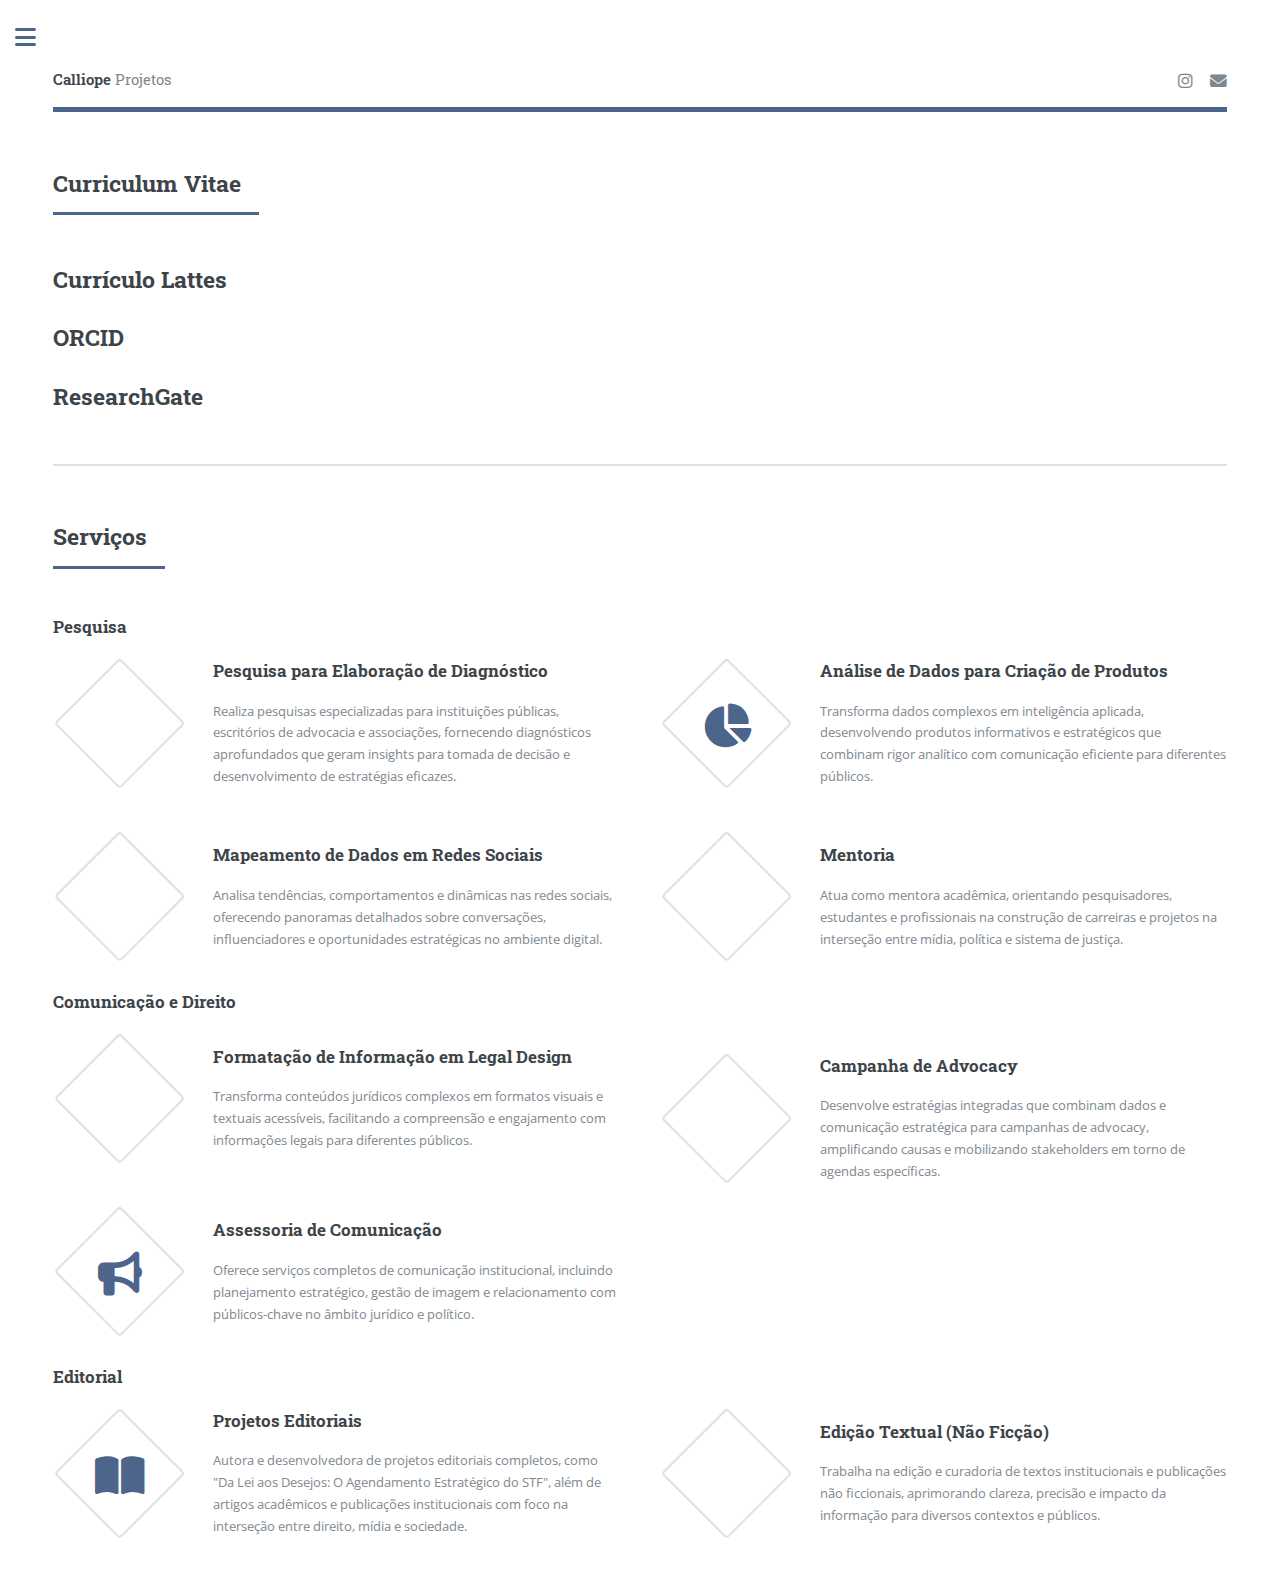
<file: cv.html>
<!doctype html>
<!--
	Editorial by HTML5 UP
	html5up.net | @ajlkn
	Free for personal and commercial use under the CCA 3.0 license (html5up.net/license)
-->
<html>
  <head>
    <title>Calliope Projetos</title>
    <meta charset="utf-8" />
    <meta name="viewport" content="width=device-width, initial-scale=1, user-scalable=no" />
    <link rel="stylesheet" href="assets/css/main.css" />
    <link rel="stylesheet" href="https://cdnjs.cloudflare.com/ajax/libs/font-awesome/6.4.2/css/all.min.css" />
  </head>
  <body class="is-preload">
    <!-- Wrapper -->
    <div id="wrapper">
      <!-- Main -->
      <div id="main">
        <div class="inner">
          <!-- Header -->
          <header id="header">
            <a href="index.html" class="logo"> <strong>Calliope</strong> Projetos </a>
            <ul class="icons">
              <li>
                <a href="https://x.com/grazalbuquerque" class="icon brands fa-x-twitter" target="_blank">
                  <span class="label">Twitter</span>
                </a>
              </li>
              <li>
                <a
                  href="https://www.instagram.com/grazieamp?igshid=MzRlODBiNWFlZA%3D%3D"
                  class="icon brands fa-instagram"
                  target="_blank"
                >
                  <span class="label">Instagram</span>
                </a>
              </li>
              <li>
                <a href="mailto:grazialbuquerque@gmail.com" class="icon solid fa-envelope" target="_blank">
                  <span class="label">E-mail</span>
                </a>
              </li>
            </ul>
          </header>

          <!-- Section Currículo -->
          <section>
            <header class="major">
              <h2>Curriculum Vitae</h2>
            </header>

            <div>
              <h2>
                <a
                  href="http://buscatextual.cnpq.br/buscatextual/visualizacv.do;jsessionid=717356C1275AE2914299C88D021699D7.buscatextual_0"
                  target="_blank"
                  >Currículo Lattes</a
                >
              </h2>
              <h2>
                <a href="https://orcid.org/0000-0002-8898-4571" target="_blank">ORCID</a>
              </h2>
              <h2>
                <a href="https://www.researchgate.net/profile/Grazielle-Albuquerque" target="_blank">ResearchGate</a>
              </h2>
            </div>
          </section>

          <!-- Section Atuação - ATUALIZADA -->
          <section>
            <header class="major">
              <h2>Serviços</h2>
            </header>

            <!-- EIXO: PESQUISA -->
            <div class="eixo-container">
              <h3 class="sub-heading">Pesquisa</h3>
              <div class="features">
                <article>
                  <span class="icon solid fa-magnifying-glass-chart"></span>
                  <div class="content">
                    <h3>Pesquisa para Elaboração de Diagnóstico</h3>
                    <p>
                      Realiza pesquisas especializadas para instituições públicas, escritórios de advocacia e
                      associações, fornecendo diagnósticos aprofundados que geram insights para tomada de decisão e
                      desenvolvimento de estratégias eficazes.
                    </p>
                  </div>
                </article>
                <article>
                  <span class="icon solid fa-chart-pie"></span>
                  <div class="content">
                    <h3>Análise de Dados para Criação de Produtos</h3>
                    <p>
                      Transforma dados complexos em inteligência aplicada, desenvolvendo produtos informativos e
                      estratégicos que combinam rigor analítico com comunicação eficiente para diferentes públicos.
                    </p>
                  </div>
                </article>
                <article>
                  <span class="icon solid fa-share-nodes"></span>
                  <div class="content">
                    <h3>Mapeamento de Dados em Redes Sociais</h3>
                    <p>
                      Analisa tendências, comportamentos e dinâmicas nas redes sociais, oferecendo panoramas detalhados
                      sobre conversações, influenciadores e oportunidades estratégicas no ambiente digital.
                    </p>
                  </div>
                </article>
                <article>
                  <span class="icon solid fa-chalkboard-user"></span>
                  <div class="content">
                    <h3>Mentoria</h3>
                    <p>
                      Atua como mentora acadêmica, orientando pesquisadores, estudantes e profissionais na construção de
                      carreiras e projetos na interseção entre mídia, política e sistema de justiça.
                    </p>
                  </div>
                </article>
              </div>
            </div>

            <!-- EIXO: COMUNICAÇÃO E DIREITO -->
            <div class="eixo-container">
              <h3 class="sub-heading">Comunicação e Direito</h3>
              <div class="features">
                <article>
                  <span class="icon solid fa-diagram-project"></span>
                  <div class="content">
                    <h3>Formatação de Informação em Legal Design</h3>
                    <p>
                      Transforma conteúdos jurídicos complexos em formatos visuais e textuais acessíveis, facilitando a
                      compreensão e engajamento com informações legais para diferentes públicos.
                    </p>
                  </div>
                </article>
                <article>
                  <span class="icon solid fa-scale-balanced"></span>
                  <div class="content">
                    <h3>Campanha de Advocacy</h3>
                    <p>
                      Desenvolve estratégias integradas que combinam dados e comunicação estratégica para campanhas de
                      advocacy, amplificando causas e mobilizando stakeholders em torno de agendas específicas.
                    </p>
                  </div>
                </article>
                <article>
                  <span class="icon solid fa-bullhorn"></span>
                  <div class="content">
                    <h3>Assessoria de Comunicação</h3>
                    <p>
                      Oferece serviços completos de comunicação institucional, incluindo planejamento estratégico,
                      gestão de imagem e relacionamento com públicos-chave no âmbito jurídico e político.
                    </p>
                  </div>
                </article>
              </div>
            </div>

            <!-- EIXO: EDITORIAL -->
            <div class="eixo-container">
              <h3 class="sub-heading">Editorial</h3>
              <div class="features">
                <article>
                  <span class="icon solid fa-book-open"></span>
                  <div class="content">
                    <h3>Projetos Editoriais</h3>
                    <p>
                      Autora e desenvolvedora de projetos editoriais completos, como "Da Lei aos Desejos: O Agendamento
                      Estratégico do STF", além de artigos acadêmicos e publicações institucionais com foco na
                      interseção entre direito, mídia e sociedade.
                    </p>
                  </div>
                </article>
                <article>
                  <span class="icon solid fa-pen-to-square"></span>
                  <div class="content">
                    <h3>Edição Textual (Não Ficção)</h3>
                    <p>
                      Trabalha na edição e curadoria de textos institucionais e publicações não ficcionais, aprimorando
                      clareza, precisão e impacto da informação para diversos contextos e públicos.
                    </p>
                  </div>
                </article>
              </div>
            </div>
          </section>
        </div>
      </div>

      <!-- Sidebar -->
      <div id="sidebar">
        <div class="inner">
          <!-- Search -->

          <!-- Menu -->
          <nav id="menu">
            <header class="major">
              <h2>Menu</h2>
            </header>
            <ul>
              <li><a href="index.html">Página inicial</a></li>
              <li><a href="cv.html">C.V.</a></li>
              <li><a href="bio.html">Bio</a></li>
              <li><a href="livros.html">Livros</a></li>
              <li><a href="artigos.html">Artigos</a></li>
              <li><a href="educacao.html">Educação</a></li>
              <li><a href="midia.html">Na Mídia</a></li>
              <li><a href="podcasts.html">Podcasts</a></li>
              <li><a href="lemonde.html">Le Monde</a></li>
              <li><a href="cursos.html">Cursos</a></li>
            </ul>
          </nav>

          <!-- Section -->
          <section>
            <header class="major">
              <h2>Em destaque</h2>
            </header>
            <div class="mini-posts">
              <article>
                <a href="lemonde.html" class="image"><img src="\images\le monde logo.jpeg" alt="le monde logo" /></a>
                <p>
                  Aqui você encontra uma seleção dos meus textos publicados no Le Monde Diplomatique Brasil, abordando
                  temas como mídia, justiça e sociedade.
                </p>
              </article>
              <article>
                <a href="midia.html" class="image"><img src="/images/folhasp.png" alt="folha de sp imagem" /></a>
                <p>
                  Aqui você encontrará uma seleção das minhas participações e contribuições nos meios de comunicação
                  como a Folha de São Paulo, destacando minha atuação como jornalista e cientista política especializada
                  em mídia e justiça.
                </p>
              </article>
              <article>
                <a href="podcasts.html" class="image"><img src="images/podcast.jpg" alt="podcast imagem" /></a>
                <p>
                  Nesta seção, você encontrará uma seleção de podcasts em que participei, contribuindo com análises,
                  debates e reflexões sobre temas como mídia, justiça e sociedade. Acompanhe as conversas e insights
                  compartilhados ao longo dessas entrevistas e colaborações.
                </p>
              </article>
            </div>
          </section>

          <!-- Section -->
          <section>
            <header class="major">
              <h2>Entre em contato</h2>
            </header>
            <p>
              Se você tem alguma dúvida ou gostaria de saber mais sobre nossos serviços, estamos à disposição para
              conversar. Envie uma mensagem ou ligue para nós, e teremos prazer em ajudá-lo a encontrar a melhor solução
              para as suas necessidades. A comunicação é a chave para um bom trabalho, e estamos aqui para garantir que
              sua experiência seja a mais eficaz possível.
            </p>
            <ul class="contact">
              <li class="icon solid fa-envelope">
                <a href="mailto:grazialbuquerque@gmail.com">grazialbuquerque@gmail.com</a>
              </li>
              <li class="icon solid fa-phone">
                <a href="https://wa.me/5511989625056" target="_blank">+55 11 98962-5056</a>
              </li>

              <li class="icon solid fa-map-marker-alt">
                Fortaleza, CE<br />
                Brasil
              </li>
            </ul>
          </section>

          <!-- Footer -->
          <footer id="footer">
            <p class="copyright">
              &copy; Calliope Projetos. Todos os direitos reservados. Transformando Comunicação, Direito e Pesquisa em
              soluções inovadoras para desafios complexos.
            </p>
          </footer>
        </div>
      </div>
    </div>

    <!-- Scripts -->
    <script src="assets/js/jquery.min.js"></script>
    <script src="assets/js/browser.min.js"></script>
    <script src="assets/js/breakpoints.min.js"></script>
    <script src="assets/js/util.js"></script>
    <script src="assets/js/main.js"></script>
  </body>
</html>
</file>
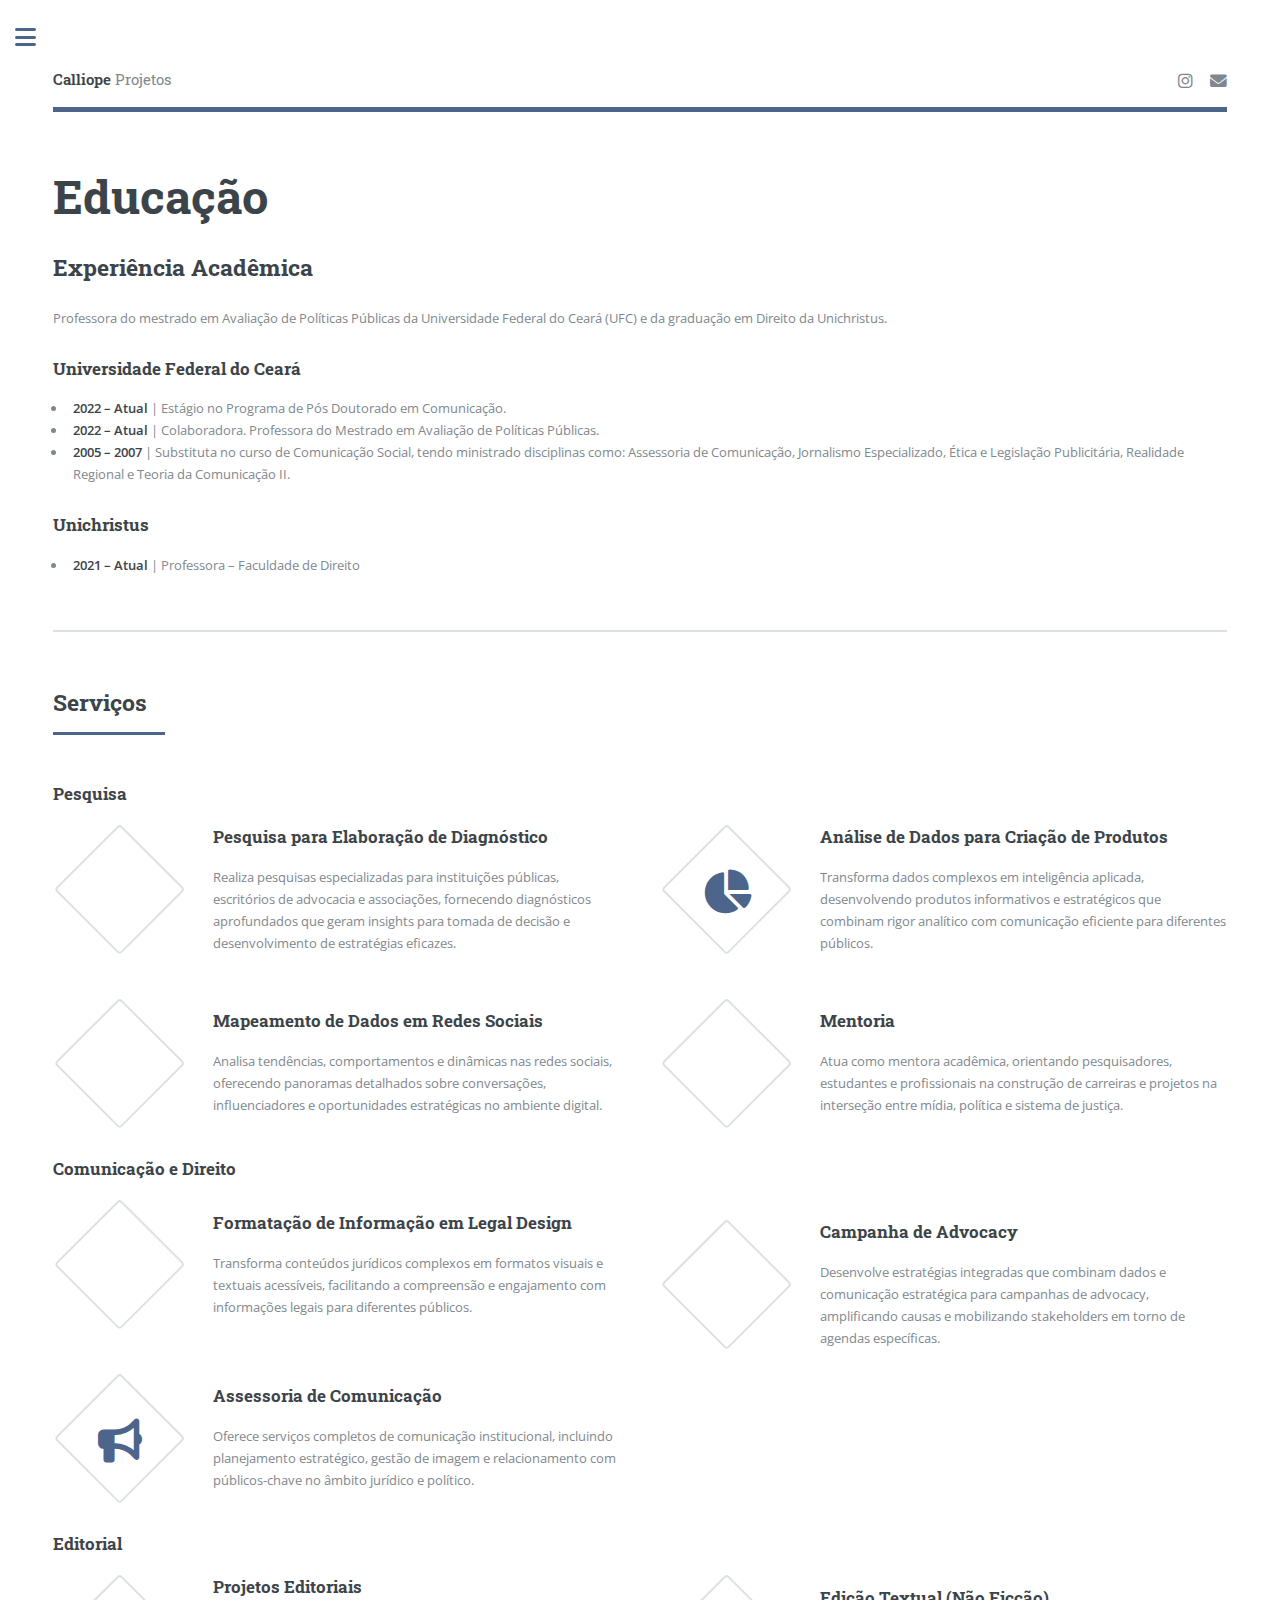
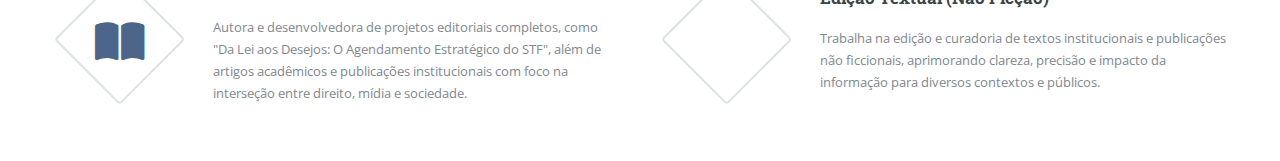
<file: educacao.html>
<!doctype html>
<html>
  <head>
    <title>Calliope Projetos</title>
    <meta charset="utf-8" />
    <meta name="viewport" content="width=device-width, initial-scale=1, user-scalable=no" />
    <link rel="stylesheet" href="assets/css/main.css" />
    <link rel="stylesheet" href="https://cdnjs.cloudflare.com/ajax/libs/font-awesome/6.4.2/css/all.min.css" />
  </head>
  <body class="is-preload">
    <!-- Wrapper -->
    <div id="wrapper">
      <!-- Main -->
      <div id="main">
        <div class="inner">
          <!-- Header -->
          <header id="header">
            <a href="index.html" class="logo"> <strong>Calliope</strong> Projetos </a>
            <ul class="icons">
              <li>
                <a href="https://x.com/grazalbuquerque" class="icon brands fa-x-twitter" target="_blank">
                  <span class="label">Twitter</span>
                </a>
              </li>
              <li>
                <a
                  href="https://www.instagram.com/grazieamp?igshid=MzRlODBiNWFlZA%3D%3D"
                  class="icon brands fa-instagram"
                  target="_blank"
                >
                  <span class="label">Instagram</span>
                </a>
              </li>
              <li>
                <a href="mailto:grazialbuquerque@gmail.com" class="icon solid fa-envelope" target="_blank">
                  <span class="label">E-mail</span>
                </a>
              </li>
            </ul>
          </header>

          <!-- Seção Educação -->
          <section id="education">
            <div class="content">
              <header>
                <h1>Educação</h1>
              </header>

              <h2>Experiência Acadêmica</h2>

              <p>
                Professora do mestrado em Avaliação de Políticas Públicas da Universidade Federal do Ceará (UFC) e da
                graduação em Direito da Unichristus.
              </p>

              <h3>Universidade Federal do Ceará</h3>
              <ul>
                <li><strong>2022 – Atual</strong> | Estágio no Programa de Pós Doutorado em Comunicação.</li>
                <li>
                  <strong>2022 – Atual</strong> | Colaboradora. Professora do Mestrado em Avaliação de Políticas
                  Públicas.
                </li>
                <li>
                  <strong>2005 – 2007</strong> | Substituta no curso de Comunicação Social, tendo ministrado disciplinas
                  como: Assessoria de Comunicação, Jornalismo Especializado, Ética e Legislação Publicitária, Realidade
                  Regional e Teoria da Comunicação II.
                </li>
              </ul>

              <h3>Unichristus</h3>
              <ul>
                <li><strong>2021 – Atual</strong> | Professora – Faculdade de Direito</li>
              </ul>
            </div>
          </section>

          <!-- Section Atuação - ATUALIZADA -->
          <section>
            <header class="major">
              <h2>Serviços</h2>
            </header>

            <!-- EIXO: PESQUISA -->
            <div class="eixo-container">
              <h3 class="sub-heading">Pesquisa</h3>
              <div class="features">
                <article>
                  <span class="icon solid fa-magnifying-glass-chart"></span>
                  <div class="content">
                    <h3>Pesquisa para Elaboração de Diagnóstico</h3>
                    <p>
                      Realiza pesquisas especializadas para instituições públicas, escritórios de advocacia e
                      associações, fornecendo diagnósticos aprofundados que geram insights para tomada de decisão e
                      desenvolvimento de estratégias eficazes.
                    </p>
                  </div>
                </article>
                <article>
                  <span class="icon solid fa-chart-pie"></span>
                  <div class="content">
                    <h3>Análise de Dados para Criação de Produtos</h3>
                    <p>
                      Transforma dados complexos em inteligência aplicada, desenvolvendo produtos informativos e
                      estratégicos que combinam rigor analítico com comunicação eficiente para diferentes públicos.
                    </p>
                  </div>
                </article>
                <article>
                  <span class="icon solid fa-share-nodes"></span>
                  <div class="content">
                    <h3>Mapeamento de Dados em Redes Sociais</h3>
                    <p>
                      Analisa tendências, comportamentos e dinâmicas nas redes sociais, oferecendo panoramas detalhados
                      sobre conversações, influenciadores e oportunidades estratégicas no ambiente digital.
                    </p>
                  </div>
                </article>
                <article>
                  <span class="icon solid fa-chalkboard-user"></span>
                  <div class="content">
                    <h3>Mentoria</h3>
                    <p>
                      Atua como mentora acadêmica, orientando pesquisadores, estudantes e profissionais na construção de
                      carreiras e projetos na interseção entre mídia, política e sistema de justiça.
                    </p>
                  </div>
                </article>
              </div>
            </div>

            <!-- EIXO: COMUNICAÇÃO E DIREITO -->
            <div class="eixo-container">
              <h3 class="sub-heading">Comunicação e Direito</h3>
              <div class="features">
                <article>
                  <span class="icon solid fa-diagram-project"></span>
                  <div class="content">
                    <h3>Formatação de Informação em Legal Design</h3>
                    <p>
                      Transforma conteúdos jurídicos complexos em formatos visuais e textuais acessíveis, facilitando a
                      compreensão e engajamento com informações legais para diferentes públicos.
                    </p>
                  </div>
                </article>
                <article>
                  <span class="icon solid fa-scale-balanced"></span>
                  <div class="content">
                    <h3>Campanha de Advocacy</h3>
                    <p>
                      Desenvolve estratégias integradas que combinam dados e comunicação estratégica para campanhas de
                      advocacy, amplificando causas e mobilizando stakeholders em torno de agendas específicas.
                    </p>
                  </div>
                </article>
                <article>
                  <span class="icon solid fa-bullhorn"></span>
                  <div class="content">
                    <h3>Assessoria de Comunicação</h3>
                    <p>
                      Oferece serviços completos de comunicação institucional, incluindo planejamento estratégico,
                      gestão de imagem e relacionamento com públicos-chave no âmbito jurídico e político.
                    </p>
                  </div>
                </article>
              </div>
            </div>

            <!-- EIXO: EDITORIAL -->
            <div class="eixo-container">
              <h3 class="sub-heading">Editorial</h3>
              <div class="features">
                <article>
                  <span class="icon solid fa-book-open"></span>
                  <div class="content">
                    <h3>Projetos Editoriais</h3>
                    <p>
                      Autora e desenvolvedora de projetos editoriais completos, como "Da Lei aos Desejos: O Agendamento
                      Estratégico do STF", além de artigos acadêmicos e publicações institucionais com foco na
                      interseção entre direito, mídia e sociedade.
                    </p>
                  </div>
                </article>
                <article>
                  <span class="icon solid fa-pen-to-square"></span>
                  <div class="content">
                    <h3>Edição Textual (Não Ficção)</h3>
                    <p>
                      Trabalha na edição e curadoria de textos institucionais e publicações não ficcionais, aprimorando
                      clareza, precisão e impacto da informação para diversos contextos e públicos.
                    </p>
                  </div>
                </article>
              </div>
            </div>
          </section>
        </div>
      </div>

      <!-- Sidebar -->
      <div id="sidebar">
        <div class="inner">
          <!-- Search -->

          <!-- Menu -->
          <nav id="menu">
            <header class="major">
              <h2>Menu</h2>
            </header>
            <ul>
              <li><a href="index.html">Página inicial</a></li>
              <li><a href="cv.html">C.V.</a></li>
              <li><a href="bio.html">Bio</a></li>
              <li><a href="livros.html">Livros</a></li>
              <li><a href="artigos.html">Artigos</a></li>
              <li><a href="educacao.html">Educação</a></li>
              <li><a href="midia.html">Na Mídia</a></li>
              <li><a href="podcasts.html">Podcasts</a></li>
              <li><a href="lemonde.html">Le Monde</a></li>
              <li><a href="cursos.html">Cursos</a></li>
            </ul>
          </nav>

          <!-- Section -->
          <section>
            <header class="major">
              <h2>Em destaque</h2>
            </header>
            <div class="mini-posts">
              <article>
                <a href="lemonde.html" class="image"><img src="\images\le monde logo.jpeg" alt="le monde logo" /></a>
                <p>
                  Aqui você encontra uma seleção dos meus textos publicados no Le Monde Diplomatique Brasil, abordando
                  temas como mídia, justiça e sociedade.
                </p>
              </article>
              <article>
                <a href="midia.html" class="image"><img src="/images/folhasp.png" alt="folha de sp imagem" /></a>
                <p>
                  Aqui você encontrará uma seleção das minhas participações e contribuições nos meios de comunicação
                  como a Folha de São Paulo, destacando minha atuação como jornalista e cientista política especializada
                  em mídia e justiça.
                </p>
              </article>
              <article>
                <a href="podcasts.html" class="image"><img src="images/podcast.jpg" alt="podcast imagem" /></a>
                <p>
                  Nesta seção, você encontrará uma seleção de podcasts em que participei, contribuindo com análises,
                  debates e reflexões sobre temas como mídia, justiça e sociedade. Acompanhe as conversas e insights
                  compartilhados ao longo dessas entrevistas e colaborações.
                </p>
              </article>
            </div>
          </section>

          <!-- Section -->
          <section>
            <header class="major">
              <h2>Entre em contato</h2>
            </header>
            <p>
              Se você tem alguma dúvida ou gostaria de saber mais sobre nossos serviços, estamos à disposição para
              conversar. Envie uma mensagem ou ligue para nós, e teremos prazer em ajudá-lo a encontrar a melhor solução
              para as suas necessidades. A comunicação é a chave para um bom trabalho, e estamos aqui para garantir que
              sua experiência seja a mais eficaz possível.
            </p>
            <ul class="contact">
              <li class="icon solid fa-envelope">
                <a href="mailto:grazialbuquerque@gmail.com">grazialbuquerque@gmail.com</a>
              </li>
              <li class="icon solid fa-phone">
                <a href="https://wa.me/5511989625056" target="_blank">+55 11 98962-5056</a>
              </li>

              <li class="icon solid fa-map-marker-alt">
                Fortaleza, CE<br />
                Brasil
              </li>
            </ul>
          </section>

          <!-- Footer -->
          <footer id="footer">
            <p class="copyright">
              &copy; Calliope Projetos. Todos os direitos reservados. Transformando Comunicação, Direito e Pesquisa em
              soluções inovadoras para desafios complexos.
            </p>
          </footer>
        </div>
      </div>
    </div>

    <!-- Scripts -->
    <script src="assets/js/jquery.min.js"></script>
    <script src="assets/js/browser.min.js"></script>
    <script src="assets/js/breakpoints.min.js"></script>
    <script src="assets/js/util.js"></script>
    <script src="assets/js/main.js"></script>
  </body>
</html>
</file>
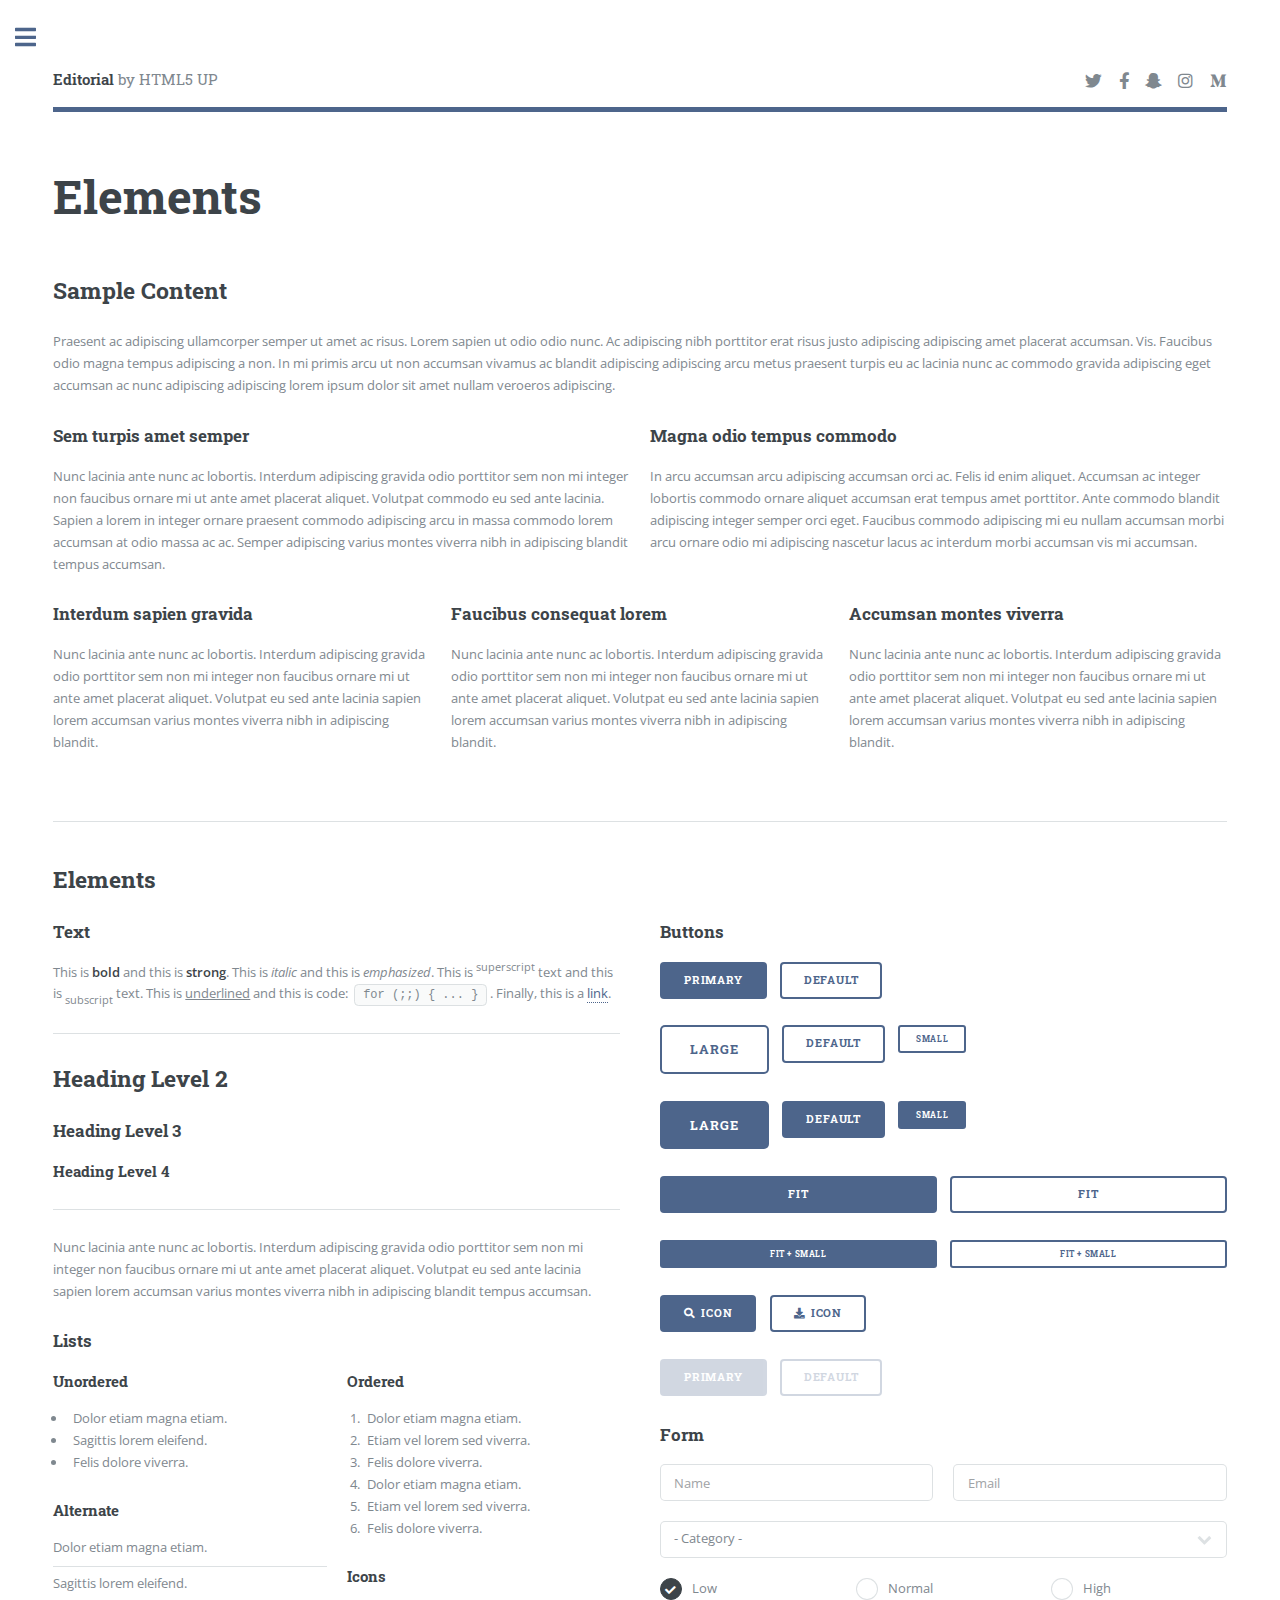
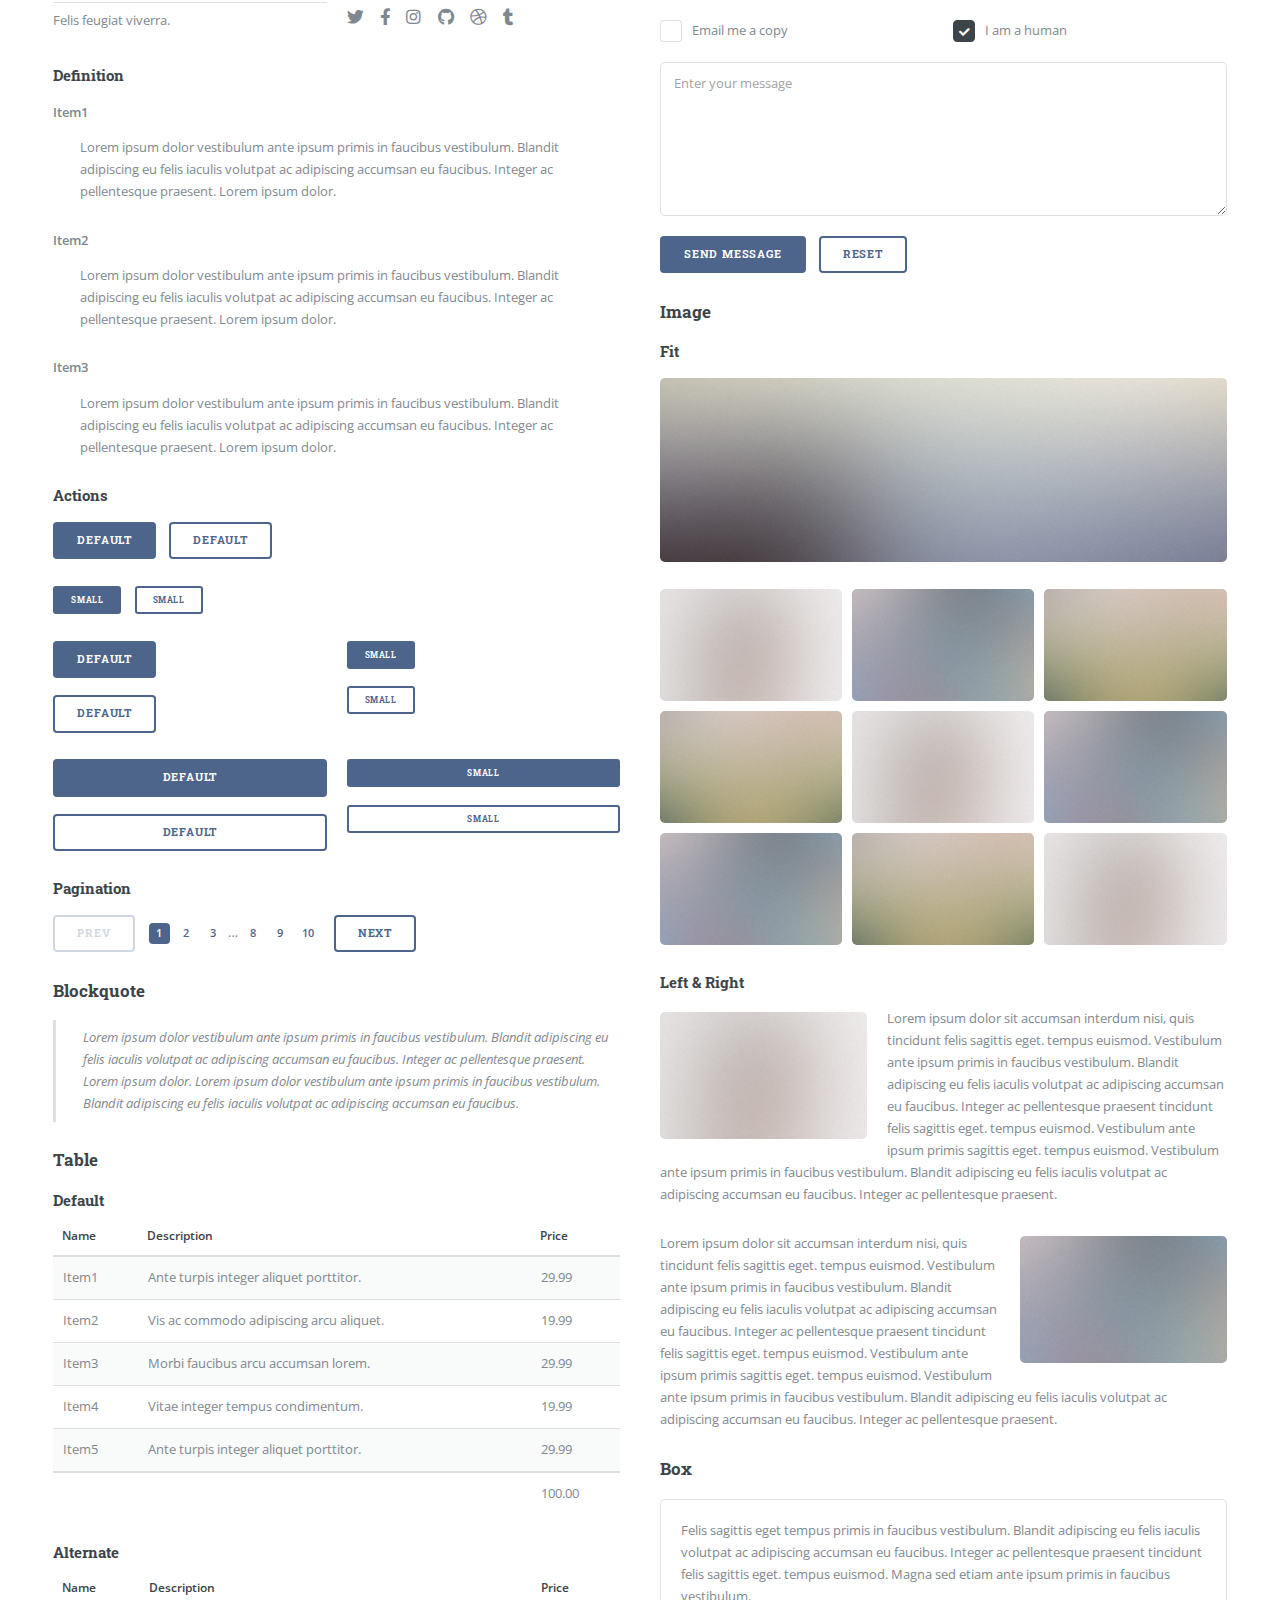
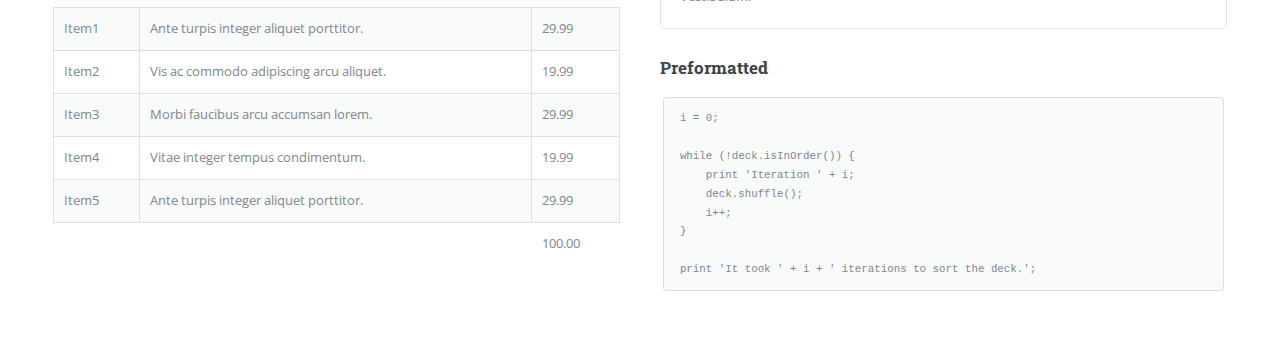
<file: elements.html>
<!doctype html>
<!--
	Editorial by HTML5 UP
	html5up.net | @ajlkn
	Free for personal and commercial use under the CCA 3.0 license (html5up.net/license)
-->
<html>
  <head>
    <title>Elements - Editorial by HTML5 UP</title>
    <meta charset="utf-8" />
    <meta
      name="viewport"
      content="width=device-width, initial-scale=1, user-scalable=no"
    />
    <link rel="stylesheet" href="assets/css/main.css" />
  </head>
  <body class="is-preload">
    <!-- Wrapper -->
    <div id="wrapper">
      <!-- Main -->
      <div id="main">
        <div class="inner">
          <!-- Header -->
          <header id="header">
            <a href="index.html" class="logo"
              ><strong>Editorial</strong> by HTML5 UP</a
            >
            <ul class="icons">
              <li>
                <a href="#" class="icon brands fa-twitter"
                  ><span class="label">Twitter</span></a
                >
              </li>
              <li>
                <a href="#" class="icon brands fa-facebook-f"
                  ><span class="label">Facebook</span></a
                >
              </li>
              <li>
                <a href="#" class="icon brands fa-snapchat-ghost"
                  ><span class="label">Snapchat</span></a
                >
              </li>
              <li>
                <a href="#" class="icon brands fa-instagram"
                  ><span class="label">Instagram</span></a
                >
              </li>
              <li>
                <a href="#" class="icon brands fa-medium-m"
                  ><span class="label">Medium</span></a
                >
              </li>
            </ul>
          </header>

          <!-- Content -->
          <section>
            <header class="main">
              <h1>Elements</h1>
            </header>

            <!-- Content -->
            <h2 id="content">Sample Content</h2>
            <p>
              Praesent ac adipiscing ullamcorper semper ut amet ac risus. Lorem
              sapien ut odio odio nunc. Ac adipiscing nibh porttitor erat risus
              justo adipiscing adipiscing amet placerat accumsan. Vis. Faucibus
              odio magna tempus adipiscing a non. In mi primis arcu ut non
              accumsan vivamus ac blandit adipiscing adipiscing arcu metus
              praesent turpis eu ac lacinia nunc ac commodo gravida adipiscing
              eget accumsan ac nunc adipiscing adipiscing lorem ipsum dolor sit
              amet nullam veroeros adipiscing.
            </p>
            <div class="row">
              <div class="col-6 col-12-small">
                <h3>Sem turpis amet semper</h3>
                <p>
                  Nunc lacinia ante nunc ac lobortis. Interdum adipiscing
                  gravida odio porttitor sem non mi integer non faucibus ornare
                  mi ut ante amet placerat aliquet. Volutpat commodo eu sed ante
                  lacinia. Sapien a lorem in integer ornare praesent commodo
                  adipiscing arcu in massa commodo lorem accumsan at odio massa
                  ac ac. Semper adipiscing varius montes viverra nibh in
                  adipiscing blandit tempus accumsan.
                </p>
              </div>
              <div class="col-6 col-12-small">
                <h3>Magna odio tempus commodo</h3>
                <p>
                  In arcu accumsan arcu adipiscing accumsan orci ac. Felis id
                  enim aliquet. Accumsan ac integer lobortis commodo ornare
                  aliquet accumsan erat tempus amet porttitor. Ante commodo
                  blandit adipiscing integer semper orci eget. Faucibus commodo
                  adipiscing mi eu nullam accumsan morbi arcu ornare odio mi
                  adipiscing nascetur lacus ac interdum morbi accumsan vis mi
                  accumsan.
                </p>
              </div>
              <!-- Break -->
              <div class="col-4 col-12-medium">
                <h3>Interdum sapien gravida</h3>
                <p>
                  Nunc lacinia ante nunc ac lobortis. Interdum adipiscing
                  gravida odio porttitor sem non mi integer non faucibus ornare
                  mi ut ante amet placerat aliquet. Volutpat eu sed ante lacinia
                  sapien lorem accumsan varius montes viverra nibh in adipiscing
                  blandit.
                </p>
              </div>
              <div class="col-4 col-12-medium">
                <h3>Faucibus consequat lorem</h3>
                <p>
                  Nunc lacinia ante nunc ac lobortis. Interdum adipiscing
                  gravida odio porttitor sem non mi integer non faucibus ornare
                  mi ut ante amet placerat aliquet. Volutpat eu sed ante lacinia
                  sapien lorem accumsan varius montes viverra nibh in adipiscing
                  blandit.
                </p>
              </div>
              <div class="col-4 col-12-medium">
                <h3>Accumsan montes viverra</h3>
                <p>
                  Nunc lacinia ante nunc ac lobortis. Interdum adipiscing
                  gravida odio porttitor sem non mi integer non faucibus ornare
                  mi ut ante amet placerat aliquet. Volutpat eu sed ante lacinia
                  sapien lorem accumsan varius montes viverra nibh in adipiscing
                  blandit.
                </p>
              </div>
            </div>

            <hr class="major" />

            <!-- Elements -->
            <h2 id="elements">Elements</h2>
            <div class="row gtr-200">
              <div class="col-6 col-12-medium">
                <!-- Text stuff -->
                <h3>Text</h3>
                <p>
                  This is <b>bold</b> and this is <strong>strong</strong>. This
                  is <i>italic</i> and this is <em>emphasized</em>. This is
                  <sup>superscript</sup> text and this is
                  <sub>subscript</sub> text. This is <u>underlined</u> and this
                  is code: <code>for (;;) { ... }</code>. Finally, this is a
                  <a href="#">link</a>.
                </p>
                <hr />
                <h2>Heading Level 2</h2>
                <h3>Heading Level 3</h3>
                <h4>Heading Level 4</h4>
                <hr />
                <p>
                  Nunc lacinia ante nunc ac lobortis. Interdum adipiscing
                  gravida odio porttitor sem non mi integer non faucibus ornare
                  mi ut ante amet placerat aliquet. Volutpat eu sed ante lacinia
                  sapien lorem accumsan varius montes viverra nibh in adipiscing
                  blandit tempus accumsan.
                </p>

                <!-- Lists -->
                <h3>Lists</h3>
                <div class="row">
                  <div class="col-6 col-12-small">
                    <h4>Unordered</h4>
                    <ul>
                      <li>Dolor etiam magna etiam.</li>
                      <li>Sagittis lorem eleifend.</li>
                      <li>Felis dolore viverra.</li>
                    </ul>

                    <h4>Alternate</h4>
                    <ul class="alt">
                      <li>Dolor etiam magna etiam.</li>
                      <li>Sagittis lorem eleifend.</li>
                      <li>Felis feugiat viverra.</li>
                    </ul>
                  </div>
                  <div class="col-6 col-12-small">
                    <h4>Ordered</h4>
                    <ol>
                      <li>Dolor etiam magna etiam.</li>
                      <li>Etiam vel lorem sed viverra.</li>
                      <li>Felis dolore viverra.</li>
                      <li>Dolor etiam magna etiam.</li>
                      <li>Etiam vel lorem sed viverra.</li>
                      <li>Felis dolore viverra.</li>
                    </ol>

                    <h4>Icons</h4>
                    <ul class="icons">
                      <li>
                        <a href="#" class="icon brands fa-twitter"
                          ><span class="label">Twitter</span></a
                        >
                      </li>
                      <li>
                        <a href="#" class="icon brands fa-facebook-f"
                          ><span class="label">Facebook</span></a
                        >
                      </li>
                      <li>
                        <a href="#" class="icon brands fa-instagram"
                          ><span class="label">Instagram</span></a
                        >
                      </li>
                      <li>
                        <a href="#" class="icon brands fa-github"
                          ><span class="label">Github</span></a
                        >
                      </li>
                      <li>
                        <a href="#" class="icon brands fa-dribbble"
                          ><span class="label">Dribbble</span></a
                        >
                      </li>
                      <li>
                        <a href="#" class="icon brands fa-tumblr"
                          ><span class="label">Tumblr</span></a
                        >
                      </li>
                    </ul>
                  </div>
                </div>
                <h4>Definition</h4>
                <dl>
                  <dt>Item1</dt>
                  <dd>
                    <p>
                      Lorem ipsum dolor vestibulum ante ipsum primis in faucibus
                      vestibulum. Blandit adipiscing eu felis iaculis volutpat
                      ac adipiscing accumsan eu faucibus. Integer ac
                      pellentesque praesent. Lorem ipsum dolor.
                    </p>
                  </dd>
                  <dt>Item2</dt>
                  <dd>
                    <p>
                      Lorem ipsum dolor vestibulum ante ipsum primis in faucibus
                      vestibulum. Blandit adipiscing eu felis iaculis volutpat
                      ac adipiscing accumsan eu faucibus. Integer ac
                      pellentesque praesent. Lorem ipsum dolor.
                    </p>
                  </dd>
                  <dt>Item3</dt>
                  <dd>
                    <p>
                      Lorem ipsum dolor vestibulum ante ipsum primis in faucibus
                      vestibulum. Blandit adipiscing eu felis iaculis volutpat
                      ac adipiscing accumsan eu faucibus. Integer ac
                      pellentesque praesent. Lorem ipsum dolor.
                    </p>
                  </dd>
                </dl>

                <h4>Actions</h4>
                <ul class="actions">
                  <li><a href="#" class="button primary">Default</a></li>
                  <li><a href="#" class="button">Default</a></li>
                </ul>
                <ul class="actions small">
                  <li><a href="#" class="button primary small">Small</a></li>
                  <li><a href="#" class="button small">Small</a></li>
                </ul>
                <div class="row">
                  <div class="col-6 col-12-small">
                    <ul class="actions stacked">
                      <li><a href="#" class="button primary">Default</a></li>
                      <li><a href="#" class="button">Default</a></li>
                    </ul>
                  </div>
                  <div class="col-6 col-12-small">
                    <ul class="actions stacked">
                      <li>
                        <a href="#" class="button primary small">Small</a>
                      </li>
                      <li><a href="#" class="button small">Small</a></li>
                    </ul>
                  </div>
                  <div class="col-6 col-12-small">
                    <ul class="actions stacked">
                      <li>
                        <a href="#" class="button primary fit">Default</a>
                      </li>
                      <li><a href="#" class="button fit">Default</a></li>
                    </ul>
                  </div>
                  <div class="col-6 col-12-small">
                    <ul class="actions stacked">
                      <li>
                        <a href="#" class="button primary small fit">Small</a>
                      </li>
                      <li><a href="#" class="button small fit">Small</a></li>
                    </ul>
                  </div>
                </div>

                <h4>Pagination</h4>
                <ul class="pagination">
                  <li><span class="button disabled">Prev</span></li>
                  <li><a href="#" class="page active">1</a></li>
                  <li><a href="#" class="page">2</a></li>
                  <li><a href="#" class="page">3</a></li>
                  <li><span>&hellip;</span></li>
                  <li><a href="#" class="page">8</a></li>
                  <li><a href="#" class="page">9</a></li>
                  <li><a href="#" class="page">10</a></li>
                  <li><a href="#" class="button">Next</a></li>
                </ul>

                <!-- Blockquote -->
                <h3>Blockquote</h3>
                <blockquote>
                  Lorem ipsum dolor vestibulum ante ipsum primis in faucibus
                  vestibulum. Blandit adipiscing eu felis iaculis volutpat ac
                  adipiscing accumsan eu faucibus. Integer ac pellentesque
                  praesent. Lorem ipsum dolor. Lorem ipsum dolor vestibulum ante
                  ipsum primis in faucibus vestibulum. Blandit adipiscing eu
                  felis iaculis volutpat ac adipiscing accumsan eu faucibus.
                </blockquote>

                <!-- Table -->
                <h3>Table</h3>

                <h4>Default</h4>
                <div class="table-wrapper">
                  <table>
                    <thead>
                      <tr>
                        <th>Name</th>
                        <th>Description</th>
                        <th>Price</th>
                      </tr>
                    </thead>
                    <tbody>
                      <tr>
                        <td>Item1</td>
                        <td>Ante turpis integer aliquet porttitor.</td>
                        <td>29.99</td>
                      </tr>
                      <tr>
                        <td>Item2</td>
                        <td>Vis ac commodo adipiscing arcu aliquet.</td>
                        <td>19.99</td>
                      </tr>
                      <tr>
                        <td>Item3</td>
                        <td>Morbi faucibus arcu accumsan lorem.</td>
                        <td>29.99</td>
                      </tr>
                      <tr>
                        <td>Item4</td>
                        <td>Vitae integer tempus condimentum.</td>
                        <td>19.99</td>
                      </tr>
                      <tr>
                        <td>Item5</td>
                        <td>Ante turpis integer aliquet porttitor.</td>
                        <td>29.99</td>
                      </tr>
                    </tbody>
                    <tfoot>
                      <tr>
                        <td colspan="2"></td>
                        <td>100.00</td>
                      </tr>
                    </tfoot>
                  </table>
                </div>

                <h4>Alternate</h4>
                <div class="table-wrapper">
                  <table class="alt">
                    <thead>
                      <tr>
                        <th>Name</th>
                        <th>Description</th>
                        <th>Price</th>
                      </tr>
                    </thead>
                    <tbody>
                      <tr>
                        <td>Item1</td>
                        <td>Ante turpis integer aliquet porttitor.</td>
                        <td>29.99</td>
                      </tr>
                      <tr>
                        <td>Item2</td>
                        <td>Vis ac commodo adipiscing arcu aliquet.</td>
                        <td>19.99</td>
                      </tr>
                      <tr>
                        <td>Item3</td>
                        <td>Morbi faucibus arcu accumsan lorem.</td>
                        <td>29.99</td>
                      </tr>
                      <tr>
                        <td>Item4</td>
                        <td>Vitae integer tempus condimentum.</td>
                        <td>19.99</td>
                      </tr>
                      <tr>
                        <td>Item5</td>
                        <td>Ante turpis integer aliquet porttitor.</td>
                        <td>29.99</td>
                      </tr>
                    </tbody>
                    <tfoot>
                      <tr>
                        <td colspan="2"></td>
                        <td>100.00</td>
                      </tr>
                    </tfoot>
                  </table>
                </div>
              </div>
              <div class="col-6 col-12-medium">
                <!-- Buttons -->
                <h3>Buttons</h3>
                <ul class="actions">
                  <li><a href="#" class="button primary">Primary</a></li>
                  <li><a href="#" class="button">Default</a></li>
                </ul>
                <ul class="actions">
                  <li><a href="#" class="button large">Large</a></li>
                  <li><a href="#" class="button">Default</a></li>
                  <li><a href="#" class="button small">Small</a></li>
                </ul>
                <ul class="actions">
                  <li><a href="#" class="button primary large">Large</a></li>
                  <li><a href="#" class="button primary">Default</a></li>
                  <li><a href="#" class="button primary small">Small</a></li>
                </ul>
                <ul class="actions fit">
                  <li><a href="#" class="button primary fit">Fit</a></li>
                  <li><a href="#" class="button fit">Fit</a></li>
                </ul>
                <ul class="actions fit small">
                  <li>
                    <a href="#" class="button primary fit small">Fit + Small</a>
                  </li>
                  <li><a href="#" class="button fit small">Fit + Small</a></li>
                </ul>
                <ul class="actions">
                  <li>
                    <a href="#" class="button primary icon solid fa-search"
                      >Icon</a
                    >
                  </li>
                  <li>
                    <a href="#" class="button icon solid fa-download">Icon</a>
                  </li>
                </ul>
                <ul class="actions">
                  <li><span class="button primary disabled">Primary</span></li>
                  <li><span class="button disabled">Default</span></li>
                </ul>

                <!-- Form -->
                <h3>Form</h3>

                <form method="post" action="#">
                  <div class="row gtr-uniform">
                    <div class="col-6 col-12-xsmall">
                      <input
                        type="text"
                        name="demo-name"
                        id="demo-name"
                        value=""
                        placeholder="Name"
                      />
                    </div>
                    <div class="col-6 col-12-xsmall">
                      <input
                        type="email"
                        name="demo-email"
                        id="demo-email"
                        value=""
                        placeholder="Email"
                      />
                    </div>
                    <!-- Break -->
                    <div class="col-12">
                      <select name="demo-category" id="demo-category">
                        <option value="">- Category -</option>
                        <option value="1">Manufacturing</option>
                        <option value="1">Shipping</option>
                        <option value="1">Administration</option>
                        <option value="1">Human Resources</option>
                      </select>
                    </div>
                    <!-- Break -->
                    <div class="col-4 col-12-small">
                      <input
                        type="radio"
                        id="demo-priority-low"
                        name="demo-priority"
                        checked
                      />
                      <label for="demo-priority-low">Low</label>
                    </div>
                    <div class="col-4 col-12-small">
                      <input
                        type="radio"
                        id="demo-priority-normal"
                        name="demo-priority"
                      />
                      <label for="demo-priority-normal">Normal</label>
                    </div>
                    <div class="col-4 col-12-small">
                      <input
                        type="radio"
                        id="demo-priority-high"
                        name="demo-priority"
                      />
                      <label for="demo-priority-high">High</label>
                    </div>
                    <!-- Break -->
                    <div class="col-6 col-12-small">
                      <input type="checkbox" id="demo-copy" name="demo-copy" />
                      <label for="demo-copy">Email me a copy</label>
                    </div>
                    <div class="col-6 col-12-small">
                      <input
                        type="checkbox"
                        id="demo-human"
                        name="demo-human"
                        checked
                      />
                      <label for="demo-human">I am a human</label>
                    </div>
                    <!-- Break -->
                    <div class="col-12">
                      <textarea
                        name="demo-message"
                        id="demo-message"
                        placeholder="Enter your message"
                        rows="6"
                      ></textarea>
                    </div>
                    <!-- Break -->
                    <div class="col-12">
                      <ul class="actions">
                        <li>
                          <input
                            type="submit"
                            value="Send Message"
                            class="primary"
                          />
                        </li>
                        <li><input type="reset" value="Reset" /></li>
                      </ul>
                    </div>
                  </div>
                </form>

                <!-- Image -->
                <h3>Image</h3>

                <h4>Fit</h4>
                <span class="image fit"
                  ><img src="images/pic11.jpg" alt=""
                /></span>
                <div class="box alt">
                  <div class="row gtr-50 gtr-uniform">
                    <div class="col-4">
                      <span class="image fit"
                        ><img src="images/pic01.jpg" alt=""
                      /></span>
                    </div>
                    <div class="col-4">
                      <span class="image fit"
                        ><img src="images/pic02.jpg" alt=""
                      /></span>
                    </div>
                    <div class="col-4">
                      <span class="image fit"
                        ><img src="images/pic03.jpg" alt=""
                      /></span>
                    </div>
                    <!-- Break -->
                    <div class="col-4">
                      <span class="image fit"
                        ><img src="images/pic03.jpg" alt=""
                      /></span>
                    </div>
                    <div class="col-4">
                      <span class="image fit"
                        ><img src="images/pic01.jpg" alt=""
                      /></span>
                    </div>
                    <div class="col-4">
                      <span class="image fit"
                        ><img src="images/pic02.jpg" alt=""
                      /></span>
                    </div>
                    <!-- Break -->
                    <div class="col-4">
                      <span class="image fit"
                        ><img src="images/pic02.jpg" alt=""
                      /></span>
                    </div>
                    <div class="col-4">
                      <span class="image fit"
                        ><img src="images/pic03.jpg" alt=""
                      /></span>
                    </div>
                    <div class="col-4">
                      <span class="image fit"
                        ><img src="images/pic01.jpg" alt=""
                      /></span>
                    </div>
                  </div>
                </div>

                <h4>Left &amp; Right</h4>
                <p>
                  <span class="image left"
                    ><img src="images/pic01.jpg" alt="" /></span
                  >Lorem ipsum dolor sit accumsan interdum nisi, quis tincidunt
                  felis sagittis eget. tempus euismod. Vestibulum ante ipsum
                  primis in faucibus vestibulum. Blandit adipiscing eu felis
                  iaculis volutpat ac adipiscing accumsan eu faucibus. Integer
                  ac pellentesque praesent tincidunt felis sagittis eget. tempus
                  euismod. Vestibulum ante ipsum primis sagittis eget. tempus
                  euismod. Vestibulum ante ipsum primis in faucibus vestibulum.
                  Blandit adipiscing eu felis iaculis volutpat ac adipiscing
                  accumsan eu faucibus. Integer ac pellentesque praesent.
                </p>
                <p>
                  <span class="image right"
                    ><img src="images/pic02.jpg" alt="" /></span
                  >Lorem ipsum dolor sit accumsan interdum nisi, quis tincidunt
                  felis sagittis eget. tempus euismod. Vestibulum ante ipsum
                  primis in faucibus vestibulum. Blandit adipiscing eu felis
                  iaculis volutpat ac adipiscing accumsan eu faucibus. Integer
                  ac pellentesque praesent tincidunt felis sagittis eget. tempus
                  euismod. Vestibulum ante ipsum primis sagittis eget. tempus
                  euismod. Vestibulum ante ipsum primis in faucibus vestibulum.
                  Blandit adipiscing eu felis iaculis volutpat ac adipiscing
                  accumsan eu faucibus. Integer ac pellentesque praesent.
                </p>

                <!-- Box -->
                <h3>Box</h3>
                <div class="box">
                  <p>
                    Felis sagittis eget tempus primis in faucibus vestibulum.
                    Blandit adipiscing eu felis iaculis volutpat ac adipiscing
                    accumsan eu faucibus. Integer ac pellentesque praesent
                    tincidunt felis sagittis eget. tempus euismod. Magna sed
                    etiam ante ipsum primis in faucibus vestibulum.
                  </p>
                </div>

                <!-- Preformatted Code -->
                <h3>Preformatted</h3>
                <pre><code>i = 0;

while (!deck.isInOrder()) {
    print 'Iteration ' + i;
    deck.shuffle();
    i++;
}

print 'It took ' + i + ' iterations to sort the deck.';
</code></pre>
              </div>
            </div>
          </section>
        </div>
      </div>

      <!-- Sidebar -->
      <div id="sidebar">
        <div class="inner">
          <!-- Search -->
          <section id="search" class="alt">
            <form method="post" action="#">
              <input type="text" name="query" id="query" placeholder="Search" />
            </form>
          </section>

          <!-- Menu -->
          <nav id="menu">
            <header class="major">
              <h2>Menu</h2>
            </header>
            <ul>
              <li><a href="index.html">Página inicial</a></li>
              <li><a href="cv.html">C.V.</a></li>
              <li><a href="bio.html">Bio</a></li>
              <li><a href="elements.html">Elements</a></li>
              <li>
                <span class="opener">Submenu</span>
                <ul>
                  <li><a href="#">Lorem Dolor</a></li>
                  <li><a href="#">Ipsum Adipiscing</a></li>
                  <li><a href="#">Tempus Magna</a></li>
                  <li><a href="#">Feugiat Veroeros</a></li>
                </ul>
              </li>
              <li><a href="#">Etiam Dolore</a></li>
              <li><a href="#">Adipiscing</a></li>
              <li>
                <span class="opener">Another Submenu</span>
                <ul>
                  <li><a href="#">Lorem Dolor</a></li>
                  <li><a href="#">Ipsum Adipiscing</a></li>
                  <li><a href="#">Tempus Magna</a></li>
                  <li><a href="#">Feugiat Veroeros</a></li>
                </ul>
              </li>
              <li><a href="#">Maximus Erat</a></li>
              <li><a href="#">Sapien Mauris</a></li>
              <li><a href="#">Amet Lacinia</a></li>
            </ul>
          </nav>

          <!-- Section -->
          <section>
            <header class="major">
              <h2>Ante interdum</h2>
            </header>
            <div class="mini-posts">
              <article>
                <a href="#" class="image"
                  ><img src="images/pic07.jpg" alt=""
                /></a>
                <p>
                  Aenean ornare velit lacus, ac varius enim lorem ullamcorper
                  dolore aliquam.
                </p>
              </article>
              <article>
                <a href="#" class="image"
                  ><img src="images/pic08.jpg" alt=""
                /></a>
                <p>
                  Aenean ornare velit lacus, ac varius enim lorem ullamcorper
                  dolore aliquam.
                </p>
              </article>
              <article>
                <a href="#" class="image"
                  ><img src="images/pic09.jpg" alt=""
                /></a>
                <p>
                  Aenean ornare velit lacus, ac varius enim lorem ullamcorper
                  dolore aliquam.
                </p>
              </article>
            </div>
            <ul class="actions">
              <li><a href="#" class="button">More</a></li>
            </ul>
          </section>

          <!-- Section -->
          <section>
            <header class="major">
              <h2>Get in touch</h2>
            </header>
            <p>
              Sed varius enim lorem ullamcorper dolore aliquam aenean ornare
              velit lacus, ac varius enim lorem ullamcorper dolore. Proin sed
              aliquam facilisis ante interdum. Sed nulla amet lorem feugiat
              tempus aliquam.
            </p>
            <ul class="contact">
              <li class="icon solid fa-envelope">
                <a href="#">information@untitled.tld</a>
              </li>
              <li class="icon solid fa-phone">(000) 000-0000</li>
              <li class="icon solid fa-home">
                1234 Somewhere Road #8254<br />
                Nashville, TN 00000-0000
              </li>
            </ul>
          </section>

          <!-- Footer -->
          <footer id="footer">
            <p class="copyright">
              &copy; Untitled. All rights reserved. Demo Images:
              <a href="https://unsplash.com">Unsplash</a>. Design:
              <a href="https://html5up.net">HTML5 UP</a>.
            </p>
          </footer>
        </div>
      </div>
    </div>

    <!-- Scripts -->
    <script src="assets/js/jquery.min.js"></script>
    <script src="assets/js/browser.min.js"></script>
    <script src="assets/js/breakpoints.min.js"></script>
    <script src="assets/js/util.js"></script>
    <script src="assets/js/main.js"></script>
  </body>
</html>
</file>
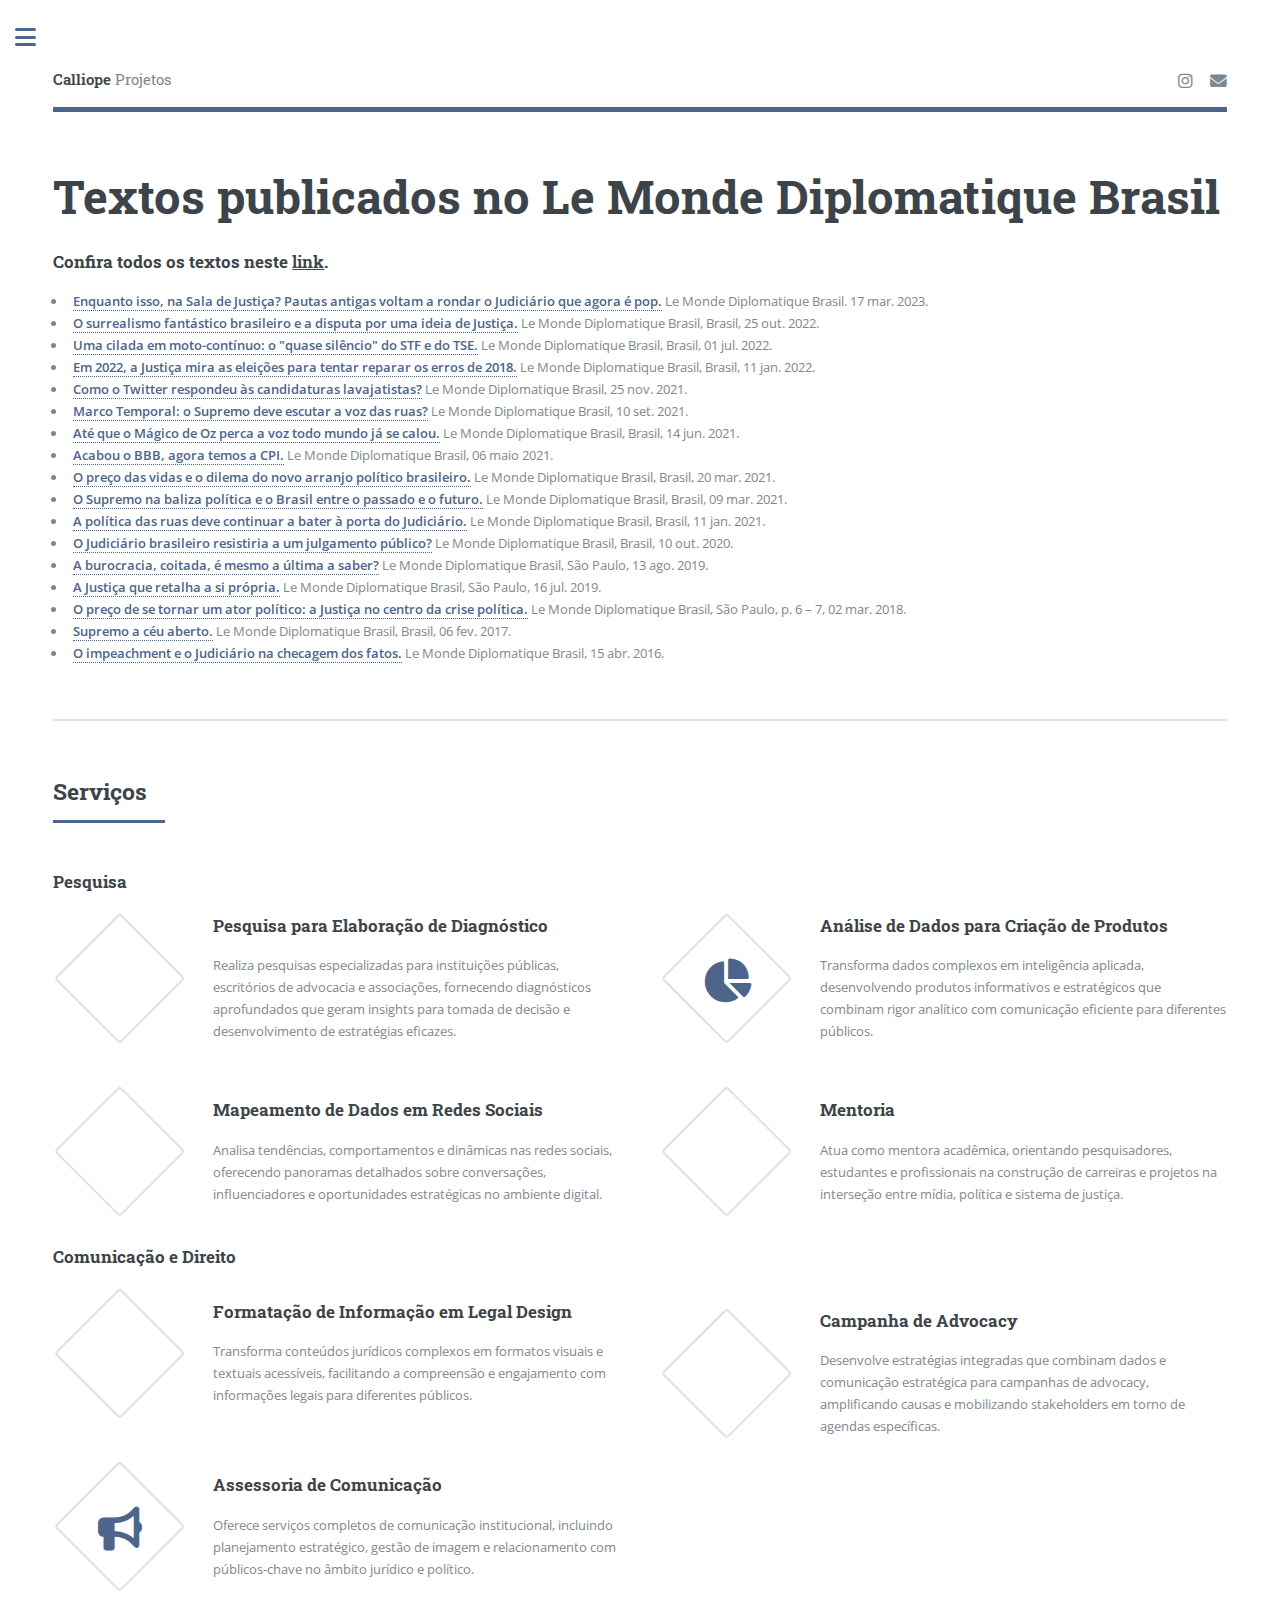
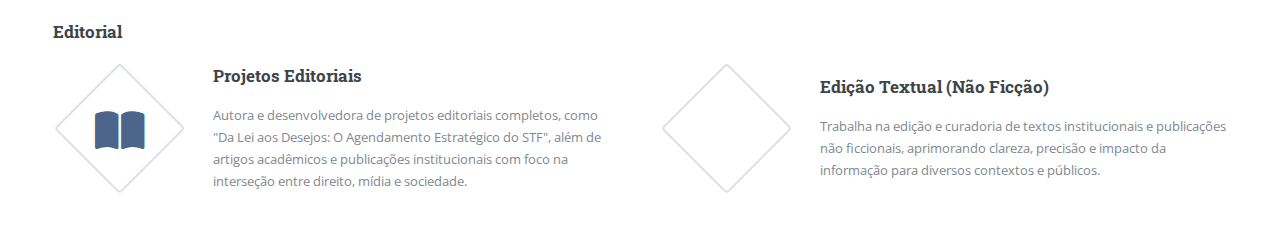
<file: lemonde.html>
<!doctype html>
<!--
	Editorial by HTML5 UP
	html5up.net | @ajlkn
	Free for personal and commercial use under the CCA 3.0 license (html5up.net/license)
-->
<html>
  <head>
    <title>Calliope Projetos</title>
    <meta charset="utf-8" />
    <meta name="viewport" content="width=device-width, initial-scale=1, user-scalable=no" />
    <link rel="stylesheet" href="assets/css/main.css" />
    <link rel="stylesheet" href="https://cdnjs.cloudflare.com/ajax/libs/font-awesome/6.4.2/css/all.min.css" />
  </head>
  <body class="is-preload">
    <!-- Wrapper -->
    <div id="wrapper">
      <!-- Main -->
      <div id="main">
        <div class="inner">
          <!-- Header -->
          <header id="header">
            <a href="index.html" class="logo"> <strong>Calliope</strong> Projetos </a>
            <ul class="icons">
              <li>
                <a href="https://x.com/grazalbuquerque" class="icon brands fa-x-twitter" target="_blank">
                  <span class="label">Twitter</span>
                </a>
              </li>
              <li>
                <a
                  href="https://www.instagram.com/grazieamp?igshid=MzRlODBiNWFlZA%3D%3D"
                  class="icon brands fa-instagram"
                  target="_blank"
                >
                  <span class="label">Instagram</span>
                </a>
              </li>
              <li>
                <a href="mailto:grazialbuquerque@gmail.com" class="icon solid fa-envelope" target="_blank">
                  <span class="label">E-mail</span>
                </a>
              </li>
            </ul>
          </header>

          <!-- Banner -->

          <!-- Seção Le Monde -->
          <section id="le-monde">
            <div class="content">
              <header>
                <h1>Textos publicados no Le Monde Diplomatique Brasil</h1>
              </header>

              <h3>
                Confira todos os textos neste
                <a
                  href="https://drive.google.com/drive/folders/1-FdvjLv4ovLgPiTc--gxizFGeDH74SWM?usp=sharing"
                  target="_blank"
                  rel="noopener"
                  ><strong><u>link</u></strong></a
                >.
              </h3>

              <ul>
                <li>
                  <strong
                    ><a
                      href="https://diplomatique.org.br/enquanto-isso-na-sala-de-justica-pautas-antigas-voltam-a-rondar-o-judiciario/"
                      target="_blank"
                      rel="noopener"
                      style="text-decoration: none"
                      >Enquanto isso, na Sala de Justiça? Pautas antigas voltam a rondar o Judiciário que agora é
                      pop.</a
                    ></strong
                  >
                  Le Monde Diplomatique Brasil. 17 mar. 2023.
                </li>

                <li>
                  <strong
                    ><a
                      href="https://diplomatique.org.br/o-surrealismo-fantastico-brasileiro-e-a-disputa-por-uma-ideia-de-justica/"
                      target="_blank"
                      rel="noopener"
                      style="text-decoration: none"
                      >O surrealismo fantástico brasileiro e a disputa por uma ideia de Justiça.</a
                    ></strong
                  >
                  Le Monde Diplomatique Brasil, Brasil, 25 out. 2022.
                </li>

                <li>
                  <strong
                    ><a
                      href="https://diplomatique.org.br/uma-cilada-em-moto-continuo-o-quase-silencio-do-stf-e-do-tse/"
                      target="_blank"
                      rel="noopener"
                      style="text-decoration: none"
                      >Uma cilada em moto-contínuo: o "quase silêncio" do STF e do TSE.</a
                    ></strong
                  >
                  Le Monde Diplomatique Brasil, Brasil, 01 jul. 2022.
                </li>

                <li>
                  <strong
                    ><a
                      href="https://diplomatique.org.br/em-2022-justica-mira-as-eleicoes-para-tentar-reparar-os-erros-de-2018/"
                      target="_blank"
                      rel="noopener"
                      style="text-decoration: none"
                      >Em 2022, a Justiça mira as eleições para tentar reparar os erros de 2018.</a
                    ></strong
                  >
                  Le Monde Diplomatique Brasil, Brasil, 11 jan. 2022.
                </li>

                <li>
                  <strong
                    ><a
                      href="https://diplomatique.org.br/como-o-twitter-respondeu-as-candidaturas-lavajatistas/"
                      target="_blank"
                      rel="noopener"
                      style="text-decoration: none"
                      >Como o Twitter respondeu às candidaturas lavajatistas?</a
                    ></strong
                  >
                  Le Monde Diplomatique Brasil, 25 nov. 2021.
                </li>

                <li>
                  <strong
                    ><a
                      href="https://diplomatique.org.br/marco-temporal-o-supremo-deve-escutar-a-voz-das-ruas/"
                      target="_blank"
                      rel="noopener"
                      style="text-decoration: none"
                      >Marco Temporal: o Supremo deve escutar a voz das ruas?</a
                    ></strong
                  >
                  Le Monde Diplomatique Brasil, 10 set. 2021.
                </li>

                <li>
                  <strong
                    ><a
                      href="https://diplomatique.org.br/ate-que-o-magico-de-oz-perca-a-voz-todo-mundo-ja-se-calou/"
                      target="_blank"
                      rel="noopener"
                      style="text-decoration: none"
                      >Até que o Mágico de Oz perca a voz todo mundo já se calou.</a
                    ></strong
                  >
                  Le Monde Diplomatique Brasil, Brasil, 14 jun. 2021.
                </li>

                <li>
                  <strong
                    ><a
                      href="https://diplomatique.org.br/acabou-o-bbb-agora-temos-a-cpi-covid/"
                      target="_blank"
                      rel="noopener"
                      style="text-decoration: none"
                      >Acabou o BBB, agora temos a CPI.</a
                    ></strong
                  >
                  Le Monde Diplomatique Brasil, 06 maio 2021.
                </li>

                <li>
                  <strong
                    ><a
                      href="https://diplomatique.org.br/o-preco-das-vidas-e-o-dilema-do-novo-arranjo-politico-brasileiro/"
                      target="_blank"
                      rel="noopener"
                      style="text-decoration: none"
                      >O preço das vidas e o dilema do novo arranjo político brasileiro.</a
                    ></strong
                  >
                  Le Monde Diplomatique Brasil, Brasil, 20 mar. 2021.
                </li>

                <li>
                  <strong
                    ><a
                      href="https://diplomatique.org.br/o-supremo-na-baliza-politica-e-o-brasil-entre-o-passado-e-o-futuro/"
                      target="_blank"
                      rel="noopener"
                      style="text-decoration: none"
                      >O Supremo na baliza política e o Brasil entre o passado e o futuro.</a
                    ></strong
                  >
                  Le Monde Diplomatique Brasil, Brasil, 09 mar. 2021.
                </li>

                <li>
                  <strong
                    ><a
                      href="https://diplomatique.org.br/a-politica-das-ruas-deve-continuar-a-bater-a-porta-do-judiciario/"
                      target="_blank"
                      rel="noopener"
                      style="text-decoration: none"
                      >A política das ruas deve continuar a bater à porta do Judiciário.</a
                    ></strong
                  >
                  Le Monde Diplomatique Brasil, Brasil, 11 jan. 2021.
                </li>

                <li>
                  <strong
                    ><a
                      href="https://diplomatique.org.br/o-judiciario-brasileiro-resistiria-a-um-julgamento-publico/"
                      target="_blank"
                      rel="noopener"
                      style="text-decoration: none"
                      >O Judiciário brasileiro resistiria a um julgamento público?</a
                    ></strong
                  >
                  Le Monde Diplomatique Brasil, Brasil, 10 out. 2020.
                </li>

                <li>
                  <strong
                    ><a
                      href="https://diplomatique.org.br/a-burocracia-coitada-e-mesmo-a-ultima-a-saber/"
                      target="_blank"
                      rel="noopener"
                      style="text-decoration: none"
                      >A burocracia, coitada, é mesmo a última a saber?</a
                    ></strong
                  >
                  Le Monde Diplomatique Brasil, São Paulo, 13 ago. 2019.
                </li>

                <li>
                  <strong
                    ><a
                      href="https://diplomatique.org.br/a-justica-que-retalha-a-si-propria/"
                      target="_blank"
                      rel="noopener"
                      style="text-decoration: none"
                      >A Justiça que retalha a si própria.</a
                    ></strong
                  >
                  Le Monde Diplomatique Brasil, São Paulo, 16 jul. 2019.
                </li>

                <li>
                  <strong
                    ><a
                      href="https://diplomatique.org.br/justica-no-centro-da-crise-politica/"
                      target="_blank"
                      rel="noopener"
                      style="text-decoration: none"
                      >O preço de se tornar um ator político: a Justiça no centro da crise política.</a
                    ></strong
                  >
                  Le Monde Diplomatique Brasil, São Paulo, p. 6 – 7, 02 mar. 2018.
                </li>

                <li>
                  <strong
                    ><a
                      href="https://diplomatique.org.br/supremo-a-ceu-aberto/"
                      target="_blank"
                      rel="noopener"
                      style="text-decoration: none"
                      >Supremo a céu aberto.</a
                    ></strong
                  >
                  Le Monde Diplomatique Brasil, Brasil, 06 fev. 2017.
                </li>

                <li>
                  <strong
                    ><a
                      href="https://diplomatique.org.br/o-impeachment-e-o-judiciario-na-checagem-dos-fatos/"
                      target="_blank"
                      rel="noopener"
                      style="text-decoration: none"
                      >O impeachment e o Judiciário na checagem dos fatos.</a
                    ></strong
                  >
                  Le Monde Diplomatique Brasil, 15 abr. 2016.
                </li>
              </ul>
            </div>
          </section>
          <!-- Section Atuação - ATUALIZADA -->
          <section>
            <header class="major">
              <h2>Serviços</h2>
            </header>

            <!-- EIXO: PESQUISA -->
            <div class="eixo-container">
              <h3 class="sub-heading">Pesquisa</h3>
              <div class="features">
                <article>
                  <span class="icon solid fa-magnifying-glass-chart"></span>
                  <div class="content">
                    <h3>Pesquisa para Elaboração de Diagnóstico</h3>
                    <p>
                      Realiza pesquisas especializadas para instituições públicas, escritórios de advocacia e
                      associações, fornecendo diagnósticos aprofundados que geram insights para tomada de decisão e
                      desenvolvimento de estratégias eficazes.
                    </p>
                  </div>
                </article>
                <article>
                  <span class="icon solid fa-chart-pie"></span>
                  <div class="content">
                    <h3>Análise de Dados para Criação de Produtos</h3>
                    <p>
                      Transforma dados complexos em inteligência aplicada, desenvolvendo produtos informativos e
                      estratégicos que combinam rigor analítico com comunicação eficiente para diferentes públicos.
                    </p>
                  </div>
                </article>
                <article>
                  <span class="icon solid fa-share-nodes"></span>
                  <div class="content">
                    <h3>Mapeamento de Dados em Redes Sociais</h3>
                    <p>
                      Analisa tendências, comportamentos e dinâmicas nas redes sociais, oferecendo panoramas detalhados
                      sobre conversações, influenciadores e oportunidades estratégicas no ambiente digital.
                    </p>
                  </div>
                </article>
                <article>
                  <span class="icon solid fa-chalkboard-user"></span>
                  <div class="content">
                    <h3>Mentoria</h3>
                    <p>
                      Atua como mentora acadêmica, orientando pesquisadores, estudantes e profissionais na construção de
                      carreiras e projetos na interseção entre mídia, política e sistema de justiça.
                    </p>
                  </div>
                </article>
              </div>
            </div>

            <!-- EIXO: COMUNICAÇÃO E DIREITO -->
            <div class="eixo-container">
              <h3 class="sub-heading">Comunicação e Direito</h3>
              <div class="features">
                <article>
                  <span class="icon solid fa-diagram-project"></span>
                  <div class="content">
                    <h3>Formatação de Informação em Legal Design</h3>
                    <p>
                      Transforma conteúdos jurídicos complexos em formatos visuais e textuais acessíveis, facilitando a
                      compreensão e engajamento com informações legais para diferentes públicos.
                    </p>
                  </div>
                </article>
                <article>
                  <span class="icon solid fa-scale-balanced"></span>
                  <div class="content">
                    <h3>Campanha de Advocacy</h3>
                    <p>
                      Desenvolve estratégias integradas que combinam dados e comunicação estratégica para campanhas de
                      advocacy, amplificando causas e mobilizando stakeholders em torno de agendas específicas.
                    </p>
                  </div>
                </article>
                <article>
                  <span class="icon solid fa-bullhorn"></span>
                  <div class="content">
                    <h3>Assessoria de Comunicação</h3>
                    <p>
                      Oferece serviços completos de comunicação institucional, incluindo planejamento estratégico,
                      gestão de imagem e relacionamento com públicos-chave no âmbito jurídico e político.
                    </p>
                  </div>
                </article>
              </div>
            </div>

            <!-- EIXO: EDITORIAL -->
            <div class="eixo-container">
              <h3 class="sub-heading">Editorial</h3>
              <div class="features">
                <article>
                  <span class="icon solid fa-book-open"></span>
                  <div class="content">
                    <h3>Projetos Editoriais</h3>
                    <p>
                      Autora e desenvolvedora de projetos editoriais completos, como "Da Lei aos Desejos: O Agendamento
                      Estratégico do STF", além de artigos acadêmicos e publicações institucionais com foco na
                      interseção entre direito, mídia e sociedade.
                    </p>
                  </div>
                </article>
                <article>
                  <span class="icon solid fa-pen-to-square"></span>
                  <div class="content">
                    <h3>Edição Textual (Não Ficção)</h3>
                    <p>
                      Trabalha na edição e curadoria de textos institucionais e publicações não ficcionais, aprimorando
                      clareza, precisão e impacto da informação para diversos contextos e públicos.
                    </p>
                  </div>
                </article>
              </div>
            </div>
          </section>
        </div>
      </div>

      <!-- Sidebar -->
      <div id="sidebar">
        <div class="inner">
          <!-- Search -->

          <!-- Menu -->
          <nav id="menu">
            <header class="major">
              <h2>Menu</h2>
            </header>
            <ul>
              <li><a href="index.html">Página inicial</a></li>
              <li><a href="cv.html">C.V.</a></li>
              <li><a href="bio.html">Bio</a></li>
              <li><a href="livros.html">Livros</a></li>
              <li><a href="artigos.html">Artigos</a></li>
              <li><a href="educacao.html">Educação</a></li>
              <li><a href="midia.html">Na Mídia</a></li>
              <li><a href="podcasts.html">Podcasts</a></li>
              <li><a href="lemonde.html">Le Monde</a></li>
              <li><a href="cursos.html">Cursos</a></li>
            </ul>
          </nav>

          <!-- Section -->
          <section>
            <header class="major">
              <h2>Em destaque</h2>
            </header>
            <div class="mini-posts">
              <article>
                <a href="lemonde.html" class="image"><img src="\images\le monde logo.jpeg" alt="le monde logo" /></a>
                <p>
                  Aqui você encontra uma seleção dos meus textos publicados no Le Monde Diplomatique Brasil, abordando
                  temas como mídia, justiça e sociedade.
                </p>
              </article>
              <article>
                <a href="midia.html" class="image"><img src="/images/folhasp.png" alt="folha de sp imagem" /></a>
                <p>
                  Aqui você encontrará uma seleção das minhas participações e contribuições nos meios de comunicação
                  como a Folha de São Paulo, destacando minha atuação como jornalista e cientista política especializada
                  em mídia e justiça.
                </p>
              </article>
              <article>
                <a href="podcasts.html" class="image"><img src="images/podcast.jpg" alt="podcast imagem" /></a>
                <p>
                  Nesta seção, você encontrará uma seleção de podcasts em que participei, contribuindo com análises,
                  debates e reflexões sobre temas como mídia, justiça e sociedade. Acompanhe as conversas e insights
                  compartilhados ao longo dessas entrevistas e colaborações.
                </p>
              </article>
            </div>
          </section>

          <!-- Section -->
          <section>
            <header class="major">
              <h2>Entre em contato</h2>
            </header>
            <p>
              Se você tem alguma dúvida ou gostaria de saber mais sobre nossos serviços, estamos à disposição para
              conversar. Envie uma mensagem ou ligue para nós, e teremos prazer em ajudá-lo a encontrar a melhor solução
              para as suas necessidades. A comunicação é a chave para um bom trabalho, e estamos aqui para garantir que
              sua experiência seja a mais eficaz possível.
            </p>
            <ul class="contact">
              <li class="icon solid fa-envelope">
                <a href="mailto:grazialbuquerque@gmail.com">grazialbuquerque@gmail.com</a>
              </li>
              <li class="icon solid fa-phone">
                <a href="https://wa.me/5511989625056" target="_blank">+55 11 98962-5056</a>
              </li>

              <li class="icon solid fa-map-marker-alt">
                Fortaleza, CE<br />
                Brasil
              </li>
            </ul>
          </section>

          <!-- Footer -->
          <footer id="footer">
            <p class="copyright">
              &copy; Calliope Projetos. Todos os direitos reservados. Transformando Comunicação, Direito e Pesquisa em
              soluções inovadoras para desafios complexos.
            </p>
          </footer>
        </div>
      </div>
    </div>

    <!-- Scripts -->
    <script src="assets/js/jquery.min.js"></script>
    <script src="assets/js/browser.min.js"></script>
    <script src="assets/js/breakpoints.min.js"></script>
    <script src="assets/js/util.js"></script>
    <script src="assets/js/main.js"></script>
  </body>
</html>
</file>
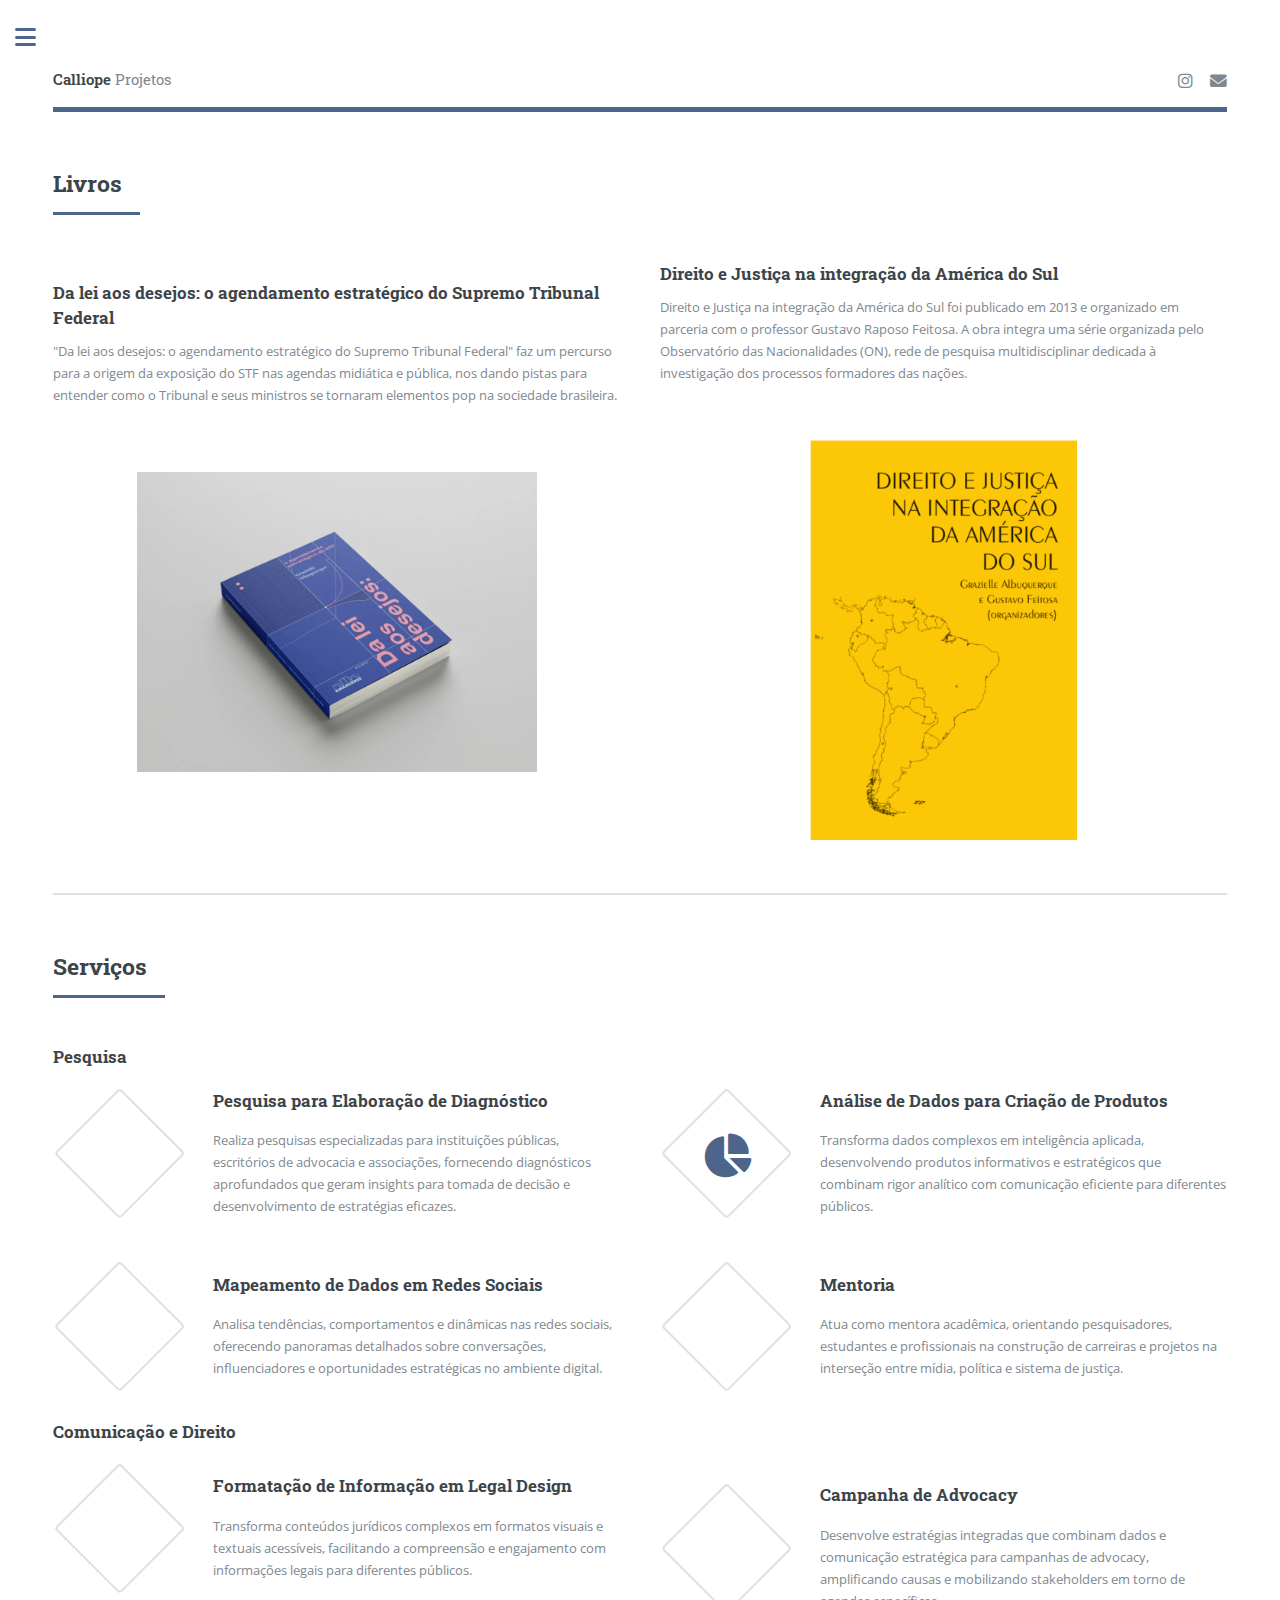
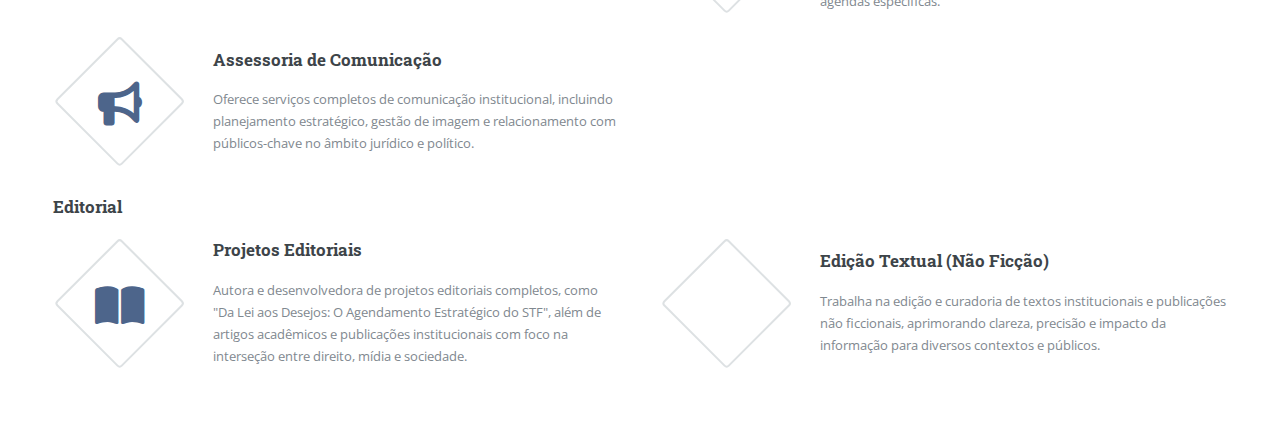
<file: livros.html>
<!doctype html>
<html>
  <head>
    <title>Calliope Projetos</title>
    <meta charset="utf-8" />
    <meta name="viewport" content="width=device-width, initial-scale=1, user-scalable=no" />
    <link rel="stylesheet" href="assets/css/main.css" />
    <link rel="stylesheet" href="https://cdnjs.cloudflare.com/ajax/libs/font-awesome/6.4.2/css/all.min.css" />
  </head>
  <body class="is-preload">
    <!-- Wrapper -->
    <div id="wrapper">
      <!-- Main -->
      <div id="main">
        <div class="inner">
          <!-- Header -->
          <header id="header">
            <a href="index.html" class="logo"> <strong>Calliope</strong> Projetos </a>
            <ul class="icons">
              <li>
                <a href="https://x.com/grazalbuquerque" class="icon brands fa-x-twitter" target="_blank">
                  <span class="label">Twitter</span>
                </a>
              </li>
              <li>
                <a
                  href="https://www.instagram.com/grazieamp?igshid=MzRlODBiNWFlZA%3D%3D"
                  class="icon brands fa-instagram"
                  target="_blank"
                >
                  <span class="label">Instagram</span>
                </a>
              </li>
              <li>
                <a href="mailto:grazialbuquerque@gmail.com" class="icon solid fa-envelope" target="_blank">
                  <span class="label">E-mail</span>
                </a>
              </li>
            </ul>
          </header>

          <section>
            <header class="major">
              <h2>Livros</h2>
            </header>
            <div class="features">
              <!-- Primeiro Livro -->
              <article>
                <div>
                  <span></span>
                  <div>
                    <h3 style="margin: 0 0 10px">
                      Da lei aos desejos: o agendamento estratégico do Supremo Tribunal Federal
                    </h3>
                    <p style="margin: 0">
                      "Da lei aos desejos: o agendamento estratégico do Supremo Tribunal Federal" faz um percurso para a
                      origem da exposição do STF nas agendas midiática e pública, nos dando pistas para entender como o
                      Tribunal e seus ministros se tornaram elementos pop na sociedade brasileira.
                    </p>
                    <div
                      style="
                        margin-top: 15px;
                        width: 100%;
                        max-width: 400px;
                        aspect-ratio: 1/1;
                        overflow: hidden;
                        margin-left: auto;
                        margin-right: auto;
                      "
                    >
                      <img
                        src="/images/livro1.webp"
                        alt="Capa do livro: Da lei aos desejos"
                        style="width: 100%; height: 100%; object-fit: contain; display: block"
                      />
                    </div>
                  </div>
                </div>
              </article>

              <!-- Segundo Livro -->
              <article>
                <div>
                  <span></span>
                  <div>
                    <h3 style="margin: 0 0 10px">Direito e Justiça na integração da América do Sul</h3>
                    <p style="margin: 0">
                      Direito e Justiça na integração da América do Sul foi publicado em 2013 e organizado em parceria
                      com o professor Gustavo Raposo Feitosa. A obra integra uma série organizada pelo Observatório das
                      Nacionalidades (ON), rede de pesquisa multidisciplinar dedicada à investigação dos processos
                      formadores das nações.
                    </p>
                    <div
                      style="
                        margin-top: 55px;
                        width: 100%;
                        max-width: 400px;
                        aspect-ratio: 1/1;
                        overflow: hidden;
                        margin-left: auto;
                        margin-right: auto;
                      "
                    >
                      <img
                        src="images/livro2.webp"
                        alt="Capa do livro: Direito e Justiça na integração da América do Sul"
                        style="width: 100%; height: 100%; object-fit: contain; display: block"
                      />
                    </div>
                  </div>
                </div>
              </article>
            </div>
          </section>

          <!-- Section Atuação - ATUALIZADA -->
          <section>
            <header class="major">
              <h2>Serviços</h2>
            </header>

            <!-- EIXO: PESQUISA -->
            <div class="eixo-container">
              <h3 class="sub-heading">Pesquisa</h3>
              <div class="features">
                <article>
                  <span class="icon solid fa-magnifying-glass-chart"></span>
                  <div class="content">
                    <h3>Pesquisa para Elaboração de Diagnóstico</h3>
                    <p>
                      Realiza pesquisas especializadas para instituições públicas, escritórios de advocacia e
                      associações, fornecendo diagnósticos aprofundados que geram insights para tomada de decisão e
                      desenvolvimento de estratégias eficazes.
                    </p>
                  </div>
                </article>
                <article>
                  <span class="icon solid fa-chart-pie"></span>
                  <div class="content">
                    <h3>Análise de Dados para Criação de Produtos</h3>
                    <p>
                      Transforma dados complexos em inteligência aplicada, desenvolvendo produtos informativos e
                      estratégicos que combinam rigor analítico com comunicação eficiente para diferentes públicos.
                    </p>
                  </div>
                </article>
                <article>
                  <span class="icon solid fa-share-nodes"></span>
                  <div class="content">
                    <h3>Mapeamento de Dados em Redes Sociais</h3>
                    <p>
                      Analisa tendências, comportamentos e dinâmicas nas redes sociais, oferecendo panoramas detalhados
                      sobre conversações, influenciadores e oportunidades estratégicas no ambiente digital.
                    </p>
                  </div>
                </article>
                <article>
                  <span class="icon solid fa-chalkboard-user"></span>
                  <div class="content">
                    <h3>Mentoria</h3>
                    <p>
                      Atua como mentora acadêmica, orientando pesquisadores, estudantes e profissionais na construção de
                      carreiras e projetos na interseção entre mídia, política e sistema de justiça.
                    </p>
                  </div>
                </article>
              </div>
            </div>

            <!-- EIXO: COMUNICAÇÃO E DIREITO -->
            <div class="eixo-container">
              <h3 class="sub-heading">Comunicação e Direito</h3>
              <div class="features">
                <article>
                  <span class="icon solid fa-diagram-project"></span>
                  <div class="content">
                    <h3>Formatação de Informação em Legal Design</h3>
                    <p>
                      Transforma conteúdos jurídicos complexos em formatos visuais e textuais acessíveis, facilitando a
                      compreensão e engajamento com informações legais para diferentes públicos.
                    </p>
                  </div>
                </article>
                <article>
                  <span class="icon solid fa-scale-balanced"></span>
                  <div class="content">
                    <h3>Campanha de Advocacy</h3>
                    <p>
                      Desenvolve estratégias integradas que combinam dados e comunicação estratégica para campanhas de
                      advocacy, amplificando causas e mobilizando stakeholders em torno de agendas específicas.
                    </p>
                  </div>
                </article>
                <article>
                  <span class="icon solid fa-bullhorn"></span>
                  <div class="content">
                    <h3>Assessoria de Comunicação</h3>
                    <p>
                      Oferece serviços completos de comunicação institucional, incluindo planejamento estratégico,
                      gestão de imagem e relacionamento com públicos-chave no âmbito jurídico e político.
                    </p>
                  </div>
                </article>
              </div>
            </div>

            <!-- EIXO: EDITORIAL -->
            <div class="eixo-container">
              <h3 class="sub-heading">Editorial</h3>
              <div class="features">
                <article>
                  <span class="icon solid fa-book-open"></span>
                  <div class="content">
                    <h3>Projetos Editoriais</h3>
                    <p>
                      Autora e desenvolvedora de projetos editoriais completos, como "Da Lei aos Desejos: O Agendamento
                      Estratégico do STF", além de artigos acadêmicos e publicações institucionais com foco na
                      interseção entre direito, mídia e sociedade.
                    </p>
                  </div>
                </article>
                <article>
                  <span class="icon solid fa-pen-to-square"></span>
                  <div class="content">
                    <h3>Edição Textual (Não Ficção)</h3>
                    <p>
                      Trabalha na edição e curadoria de textos institucionais e publicações não ficcionais, aprimorando
                      clareza, precisão e impacto da informação para diversos contextos e públicos.
                    </p>
                  </div>
                </article>
              </div>
            </div>
          </section>
        </div>
      </div>

      <!-- Sidebar -->
      <div id="sidebar">
        <div class="inner">
          <!-- Search -->

          <!-- Menu -->
          <nav id="menu">
            <header class="major">
              <h2>Menu</h2>
            </header>
            <ul>
              <li><a href="index.html">Página inicial</a></li>
              <li><a href="cv.html">C.V.</a></li>
              <li><a href="bio.html">Bio</a></li>
              <li><a href="livros.html">Livros</a></li>
              <li><a href="artigos.html">Artigos</a></li>
              <li><a href="educacao.html">Educação</a></li>
              <li><a href="midia.html">Na Mídia</a></li>
              <li><a href="podcasts.html">Podcasts</a></li>
              <li><a href="lemonde.html">Le Monde</a></li>
              <li><a href="cursos.html">Cursos</a></li>
            </ul>
          </nav>

          <!-- Section -->
          <section>
            <header class="major">
              <h2>Em destaque</h2>
            </header>
            <div class="mini-posts">
              <article>
                <a href="lemonde.html" class="image"><img src="\images\le monde logo.jpeg" alt="le monde logo" /></a>
                <p>
                  Aqui você encontra uma seleção dos meus textos publicados no Le Monde Diplomatique Brasil, abordando
                  temas como mídia, justiça e sociedade.
                </p>
              </article>
              <article>
                <a href="midia.html" class="image"><img src="/images/folhasp.png" alt="folha de sp imagem" /></a>
                <p>
                  Aqui você encontrará uma seleção das minhas participações e contribuições nos meios de comunicação
                  como a Folha de São Paulo, destacando minha atuação como jornalista e cientista política especializada
                  em mídia e justiça.
                </p>
              </article>
              <article>
                <a href="podcasts.html" class="image"><img src="images/podcast.jpg" alt="podcast imagem" /></a>
                <p>
                  Nesta seção, você encontrará uma seleção de podcasts em que participei, contribuindo com análises,
                  debates e reflexões sobre temas como mídia, justiça e sociedade. Acompanhe as conversas e insights
                  compartilhados ao longo dessas entrevistas e colaborações.
                </p>
              </article>
            </div>
          </section>

          <!-- Section -->
          <section>
            <header class="major">
              <h2>Entre em contato</h2>
            </header>
            <p>
              Se você tem alguma dúvida ou gostaria de saber mais sobre nossos serviços, estamos à disposição para
              conversar. Envie uma mensagem ou ligue para nós, e teremos prazer em ajudá-lo a encontrar a melhor solução
              para as suas necessidades. A comunicação é a chave para um bom trabalho, e estamos aqui para garantir que
              sua experiência seja a mais eficaz possível.
            </p>
            <ul class="contact">
              <li class="icon solid fa-envelope">
                <a href="mailto:grazialbuquerque@gmail.com">grazialbuquerque@gmail.com</a>
              </li>
              <li class="icon solid fa-phone">
                <a href="https://wa.me/5511989625056" target="_blank">+55 11 98962-5056</a>
              </li>

              <li class="icon solid fa-map-marker-alt">
                Fortaleza, CE<br />
                Brasil
              </li>
            </ul>
          </section>

          <!-- Footer -->
          <footer id="footer">
            <p class="copyright">
              &copy; Calliope Projetos. Todos os direitos reservados. Transformando Comunicação, Direito e Pesquisa em
              soluções inovadoras para desafios complexos.
            </p>
          </footer>
        </div>
      </div>
    </div>

    <!-- Scripts -->
    <script src="assets/js/jquery.min.js"></script>
    <script src="assets/js/browser.min.js"></script>
    <script src="assets/js/breakpoints.min.js"></script>
    <script src="assets/js/util.js"></script>
    <script src="assets/js/main.js"></script>
  </body>
</html>
</file>
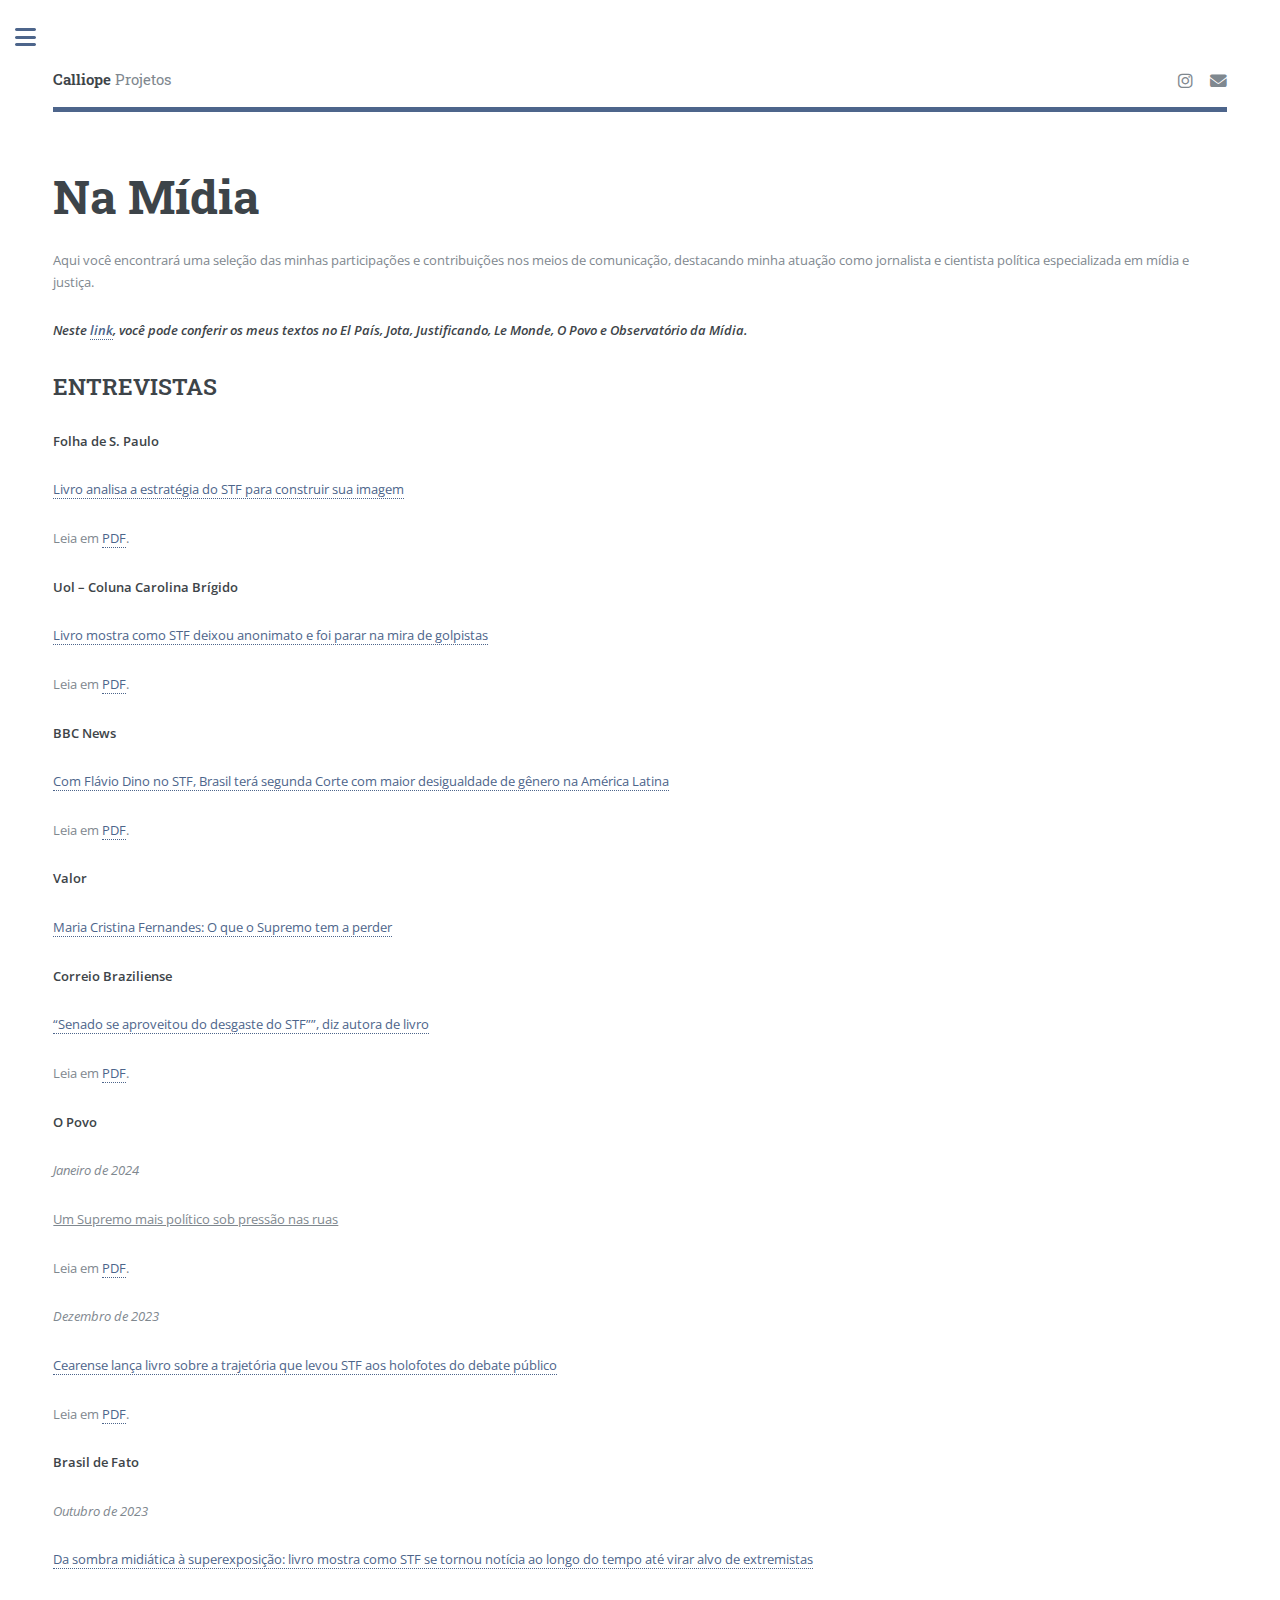
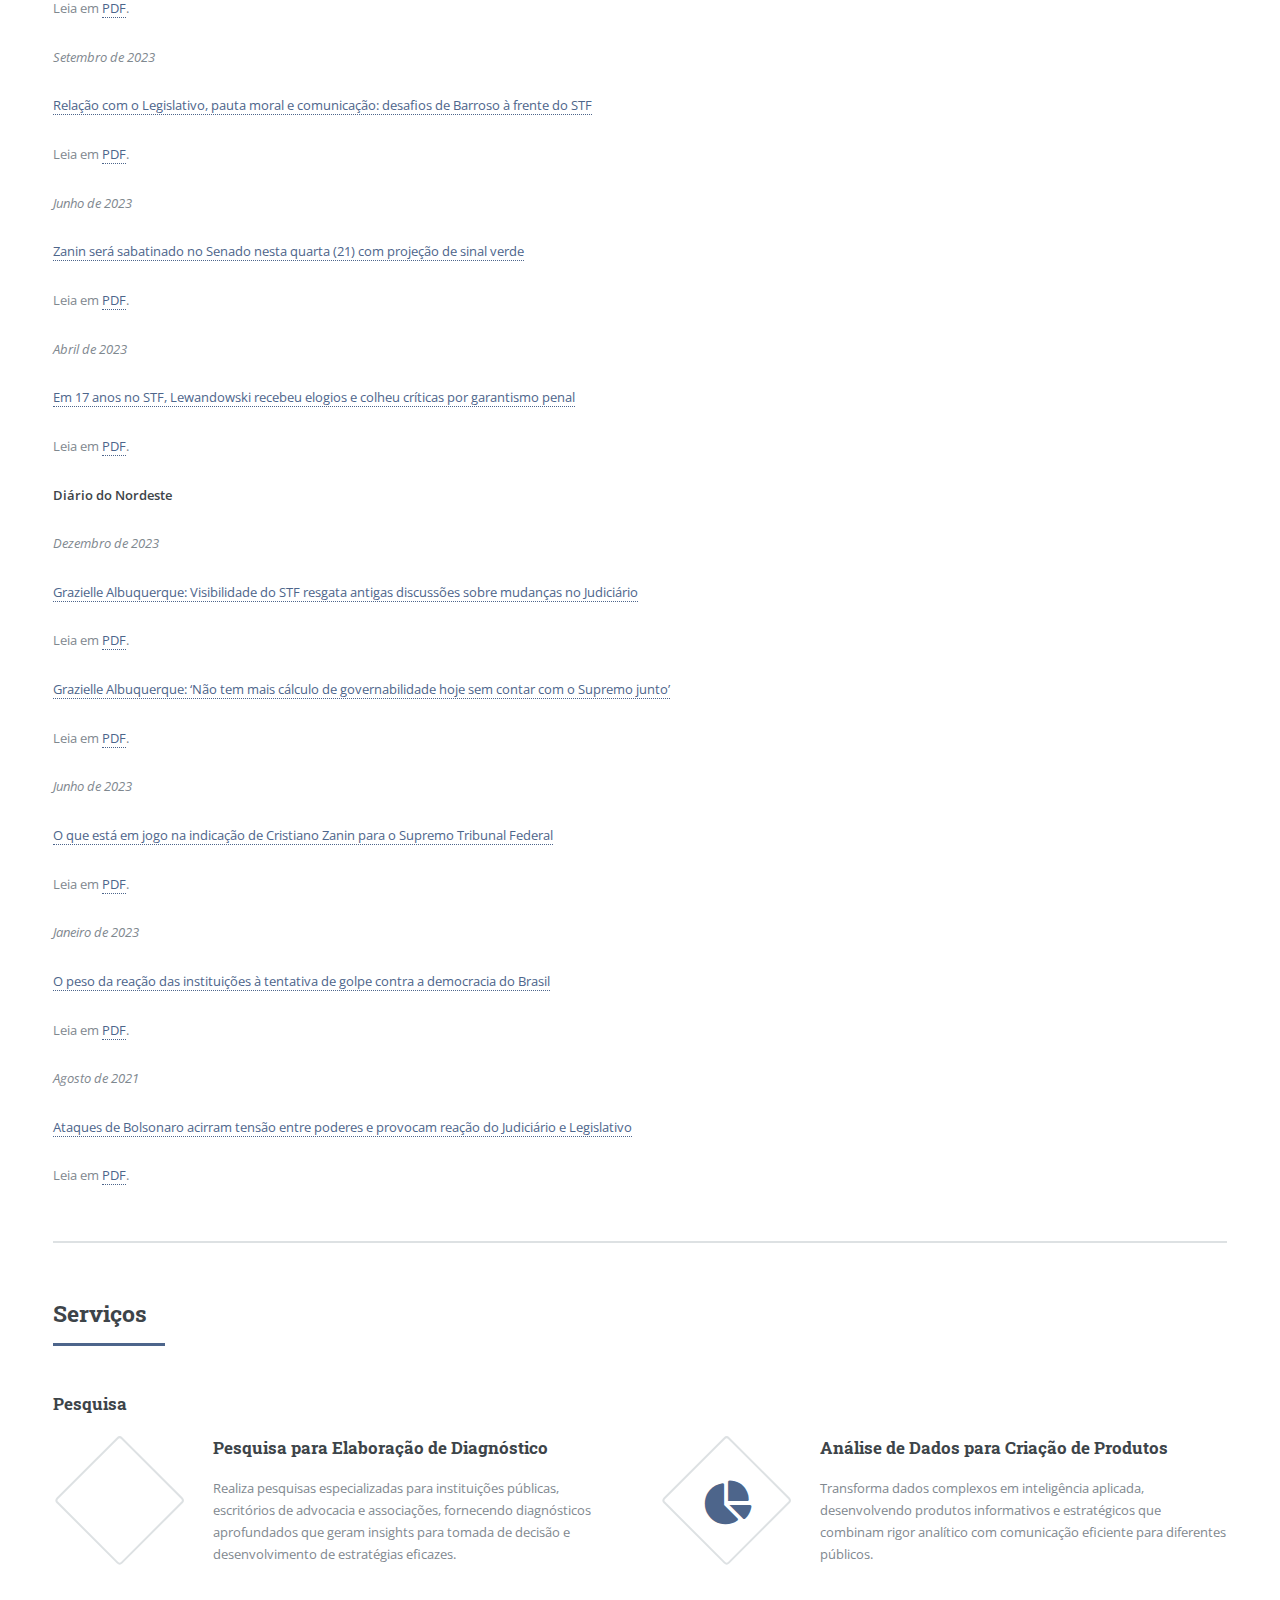
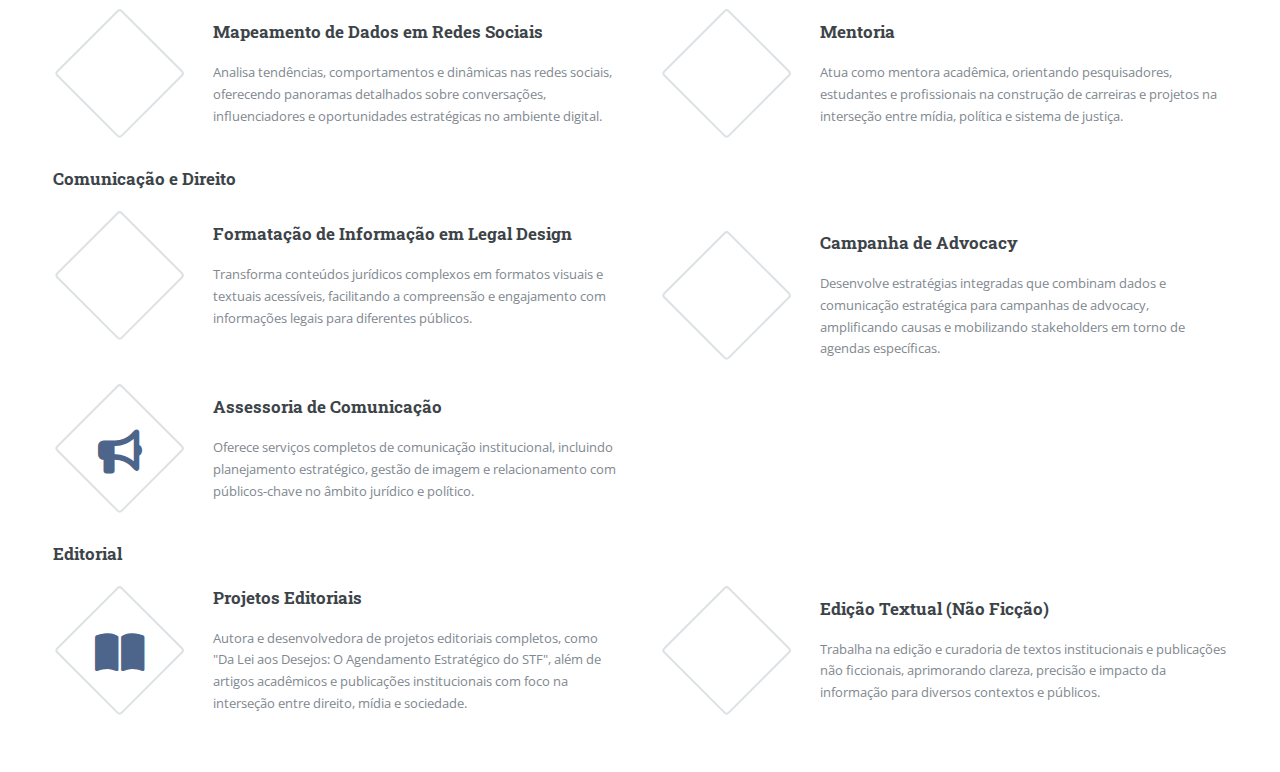
<file: midia.html>
<!doctype html>
<!--
	Editorial by HTML5 UP
	html5up.net | @ajlkn
	Free for personal and commercial use under the CCA 3.0 license (html5up.net/license)
-->
<html>
  <head>
    <title>Calliope Projetos</title>
    <meta charset="utf-8" />
    <meta name="viewport" content="width=device-width, initial-scale=1, user-scalable=no" />
    <link rel="stylesheet" href="assets/css/main.css" />
    <link rel="stylesheet" href="https://cdnjs.cloudflare.com/ajax/libs/font-awesome/6.4.2/css/all.min.css" />
  </head>
  <body class="is-preload">
    <!-- Wrapper -->
    <div id="wrapper">
      <!-- Main -->
      <div id="main">
        <div class="inner">
          <!-- Header -->
          <header id="header">
            <a href="index.html" class="logo"> <strong>Calliope</strong> Projetos </a>
            <ul class="icons">
              <li>
                <a href="https://x.com/grazalbuquerque" class="icon brands fa-x-twitter" target="_blank">
                  <span class="label">Twitter</span>
                </a>
              </li>
              <li>
                <a
                  href="https://www.instagram.com/grazieamp?igshid=MzRlODBiNWFlZA%3D%3D"
                  class="icon brands fa-instagram"
                  target="_blank"
                >
                  <span class="label">Instagram</span>
                </a>
              </li>
              <li>
                <a href="mailto:grazialbuquerque@gmail.com" class="icon solid fa-envelope" target="_blank">
                  <span class="label">E-mail</span>
                </a>
              </li>
            </ul>
          </header>

          <!-- Seção Na Mídia -->
          <section id="na-midia">
            <div class="content">
              <header>
                <h1>Na Mídia</h1>
              </header>
              <p>
                Aqui você encontrará uma seleção das minhas participações e contribuições nos meios de comunicação,
                destacando minha atuação como jornalista e cientista política especializada em mídia e justiça.
              </p>
              <p>
                <strong
                  ><em
                    >Neste
                    <a
                      href="https://drive.google.com/drive/folders/1JeKzBNMilAGcDtkF8g8yLuso1tpjA4qw?usp=sharing"
                      target="_blank"
                      >link</a
                    >, você pode conferir os meus textos no El País, Jota, Justificando, Le Monde, O Povo e Observatório
                    da Mídia.</em
                  ></strong
                >
              </p>

              <p>
                <strong>
                  <h2>ENTREVISTAS</h2>
                </strong>
              </p>
              <p><strong>Folha de S. Paulo</strong></p>
              <p>
                <a
                  href="https://www1.folha.uol.com.br/blogs/frederico-vasconcelos/2023/11/livro-analisa-a-estrategia-do-stf-para-construir-sua-imagem.shtml"
                  target="_blank"
                  >Livro analisa a estratégia do STF para construir sua imagem</a
                >
              </p>
              <p>
                Leia em
                <a
                  href="https://drive.google.com/file/d/1xAlfWlC19UNUEoi71ZkcxUwEz2rZkyYq/view?usp=sharing"
                  target="_blank"
                  >PDF</a
                >.
              </p>
              <p><strong>Uol – Coluna Carolina Brígido</strong></p>
              <p>
                <a
                  href="https://noticias.uol.com.br/colunas/carolina-brigido/2023/10/23/livro-mostra-como-stf-deixou-anonimato-e-foi-parar-na-mira-de-golpistas.htm"
                  target="_blank"
                  >Livro mostra como STF deixou anonimato e foi parar na mira de golpistas</a
                >
              </p>
              <p>
                Leia em
                <a
                  href="https://drive.google.com/file/d/1Oz_ekQR1rWJfomluCIWM8P6TcECt1Ckr/view?usp=sharing"
                  target="_blank"
                  >PDF</a
                >.
              </p>
              <p><strong>BBC News</strong></p>
              <p>
                <a href="https://www.bbc.com/portuguese/articles/c97rq1v8l6yo" target="_blank"
                  >Com Flávio Dino no STF, Brasil terá segunda Corte com maior desigualdade de gênero na América
                  Latina</a
                >
              </p>
              <p>
                Leia em
                <a
                  href="https://drive.google.com/file/d/1rHgSTZXZlmghSxOiqY9xau2kl03tgR2M/view?usp=sharing"
                  target="_blank"
                  >PDF</a
                >.
              </p>
              <p><strong>Valor</strong></p>
              <p>
                <a
                  href="https://valor.globo.com/eu-e/coluna/maria-cristina-fernandes-o-que-o-supremo-tem-a-perder.ghtml"
                  target="_blank"
                  >Maria Cristina Fernandes: O que o Supremo tem a perder</a
                >
              </p>
              <p><strong>Correio Braziliense</strong></p>
              <p>
                <a
                  href="https://www.correiobraziliense.com.br/politica/2023/11/6661047-senado-se-aproveitou-do-desgaste-do-stf-diz-autora-de-livro.html"
                  target="_blank"
                  >“Senado se aproveitou do desgaste do STF”&#8221;, diz autora de livro</a
                >
              </p>
              <p>
                Leia em
                <a
                  href="https://drive.google.com/file/d/1GCOqno5F-Surgb962sUIizggk7QFT_A2/view?usp=sharing"
                  target="_blank"
                  >PDF</a
                >.
              </p>
              <p><strong>O Povo</strong></p>
              <p><em>Janeiro de 2024</em></p>
              <p><span style="text-decoration: underline">Um Supremo mais político sob pressão nas ruas</span></p>
              <p>
                Leia em
                <a
                  href="https://drive.google.com/file/d/1oYnDGTKBv1EwNWjMW9voqbPXJKNLgpJa/view?usp=sharing"
                  target="_blank"
                  >PDF</a
                >.
              </p>
              <p><em>Dezembro de 2023</em></p>
              <p>
                <a
                  href="https://www.opovo.com.br/noticias/politica/2023/12/07/cearense-lanca-livro-sobre-a-trajetoria-que-levou-stf-aos-holofotes-do-debate-publico.html"
                  target="_blank"
                  >Cearense lança livro sobre a trajetória que levou STF aos holofotes do debate público</a
                >
              </p>
              <p>
                Leia em
                <a
                  href="https://drive.google.com/file/d/1szTgGpFptYysuVGrktrrWJcWL2JgJcGF/view?usp=sharing"
                  target="_blank"
                  >PDF</a
                >.
              </p>
              <p><strong>Brasil de Fato</strong></p>
              <p><em>Outubro de 2023</em></p>
              <p>
                <a
                  href="https://www.brasildefato.com.br/2023/10/26/da-sombra-midiatica-a-superexposicao-livro-mostra-como-stf-se-tornou-noticia-ao-longo-do-tempo-ate-virar-alvo-de-extremistas"
                  target="_blank"
                  >Da sombra midiática à superexposição: livro mostra como STF se tornou notícia ao longo do tempo até
                  virar alvo de extremistas</a
                >
              </p>
              <p>
                Leia em
                <a
                  href="https://drive.google.com/file/d/1q-UK37CWd4S-6mxxLLsj-9ptQ-2-TXSI/view?usp=sharing"
                  target="_blank"
                  >PDF</a
                >.
              </p>
              <p><em>Setembro de 2023</em></p>
              <p>
                <a
                  href="https://www.brasildefato.com.br/2023/09/30/relacao-com-o-legislativo-pauta-moral-e-comunicacao-desafios-de-barroso-a-frente-do-stf"
                  target="_blank"
                  >Relação com o Legislativo, pauta moral e comunicação: desafios de Barroso à frente do STF</a
                >
              </p>
              <p>
                Leia em
                <a
                  href="https://drive.google.com/file/d/1fnY5bsTXKP4hpvI7yjxXDl0munzDdgXv/view?usp=sharing"
                  target="_blank"
                  >PDF</a
                >.
              </p>
              <p><em>Junho de 2023</em></p>
              <p>
                <a
                  href="https://www.brasildefato.com.br/2023/06/21/zanin-sera-sabatinado-no-senado-nesta-quarta-21-com-projecao-de-sinal-verde"
                  target="_blank"
                  >Zanin será sabatinado no Senado nesta quarta (21) com projeção de sinal verde</a
                >
              </p>
              <p>
                Leia em
                <a
                  href="https://drive.google.com/file/d/1vDinOPXUrSePlhOXN4KecH-noz7ACHxI/view?usp=sharing"
                  target="_blank"
                  >PDF</a
                >.
              </p>
              <p><em>Abril de 2023</em></p>
              <p>
                <a
                  href="https://www.brasildefato.com.br/2023/04/09/em-17-anos-no-stf-lewandowski-recebeu-elogios-e-colheu-criticas-por-garantismo-penal"
                  target="_blank"
                  >Em 17 anos no STF, Lewandowski recebeu elogios e colheu críticas por garantismo penal</a
                >
              </p>
              <p>
                Leia em
                <a
                  href="https://drive.google.com/file/d/1VtzzSowe0Dd67Mik-EsRGx5fPBYbXh6O/view?usp=sharing"
                  target="_blank"
                  >PDF</a
                >.
              </p>
              <p><strong>Diário do Nordeste</strong></p>
              <p><em>Dezembro de 2023</em></p>
              <p>
                <a
                  href="https://diariodonordeste.verdesmares.com.br/pontopoder/grazielle-albuquerque-visibilidade-do-stf-resgata-antigas-discussoes-sobre-mudancas-no-judiciario-1.3453723"
                  target="_blank"
                  >Grazielle Albuquerque: Visibilidade do STF resgata antigas discussões sobre mudanças no Judiciário</a
                >
              </p>
              <p>
                Leia em
                <a
                  href="https://drive.google.com/file/d/1rRx3OlDYcQrysUtgjdxGxx261EuyfsPV/view?usp=sharing"
                  target="_blank"
                  >PDF</a
                >.
              </p>
              <p>
                <a
                  href="https://diariodonordeste.verdesmares.com.br/pontopoder/grazielle-albuquerque-nao-tem-mais-calculo-de-governabilidade-hoje-sem-contar-com-o-supremo-junto-1.3453743"
                  target="_blank"
                  >Grazielle Albuquerque: ‘Não tem mais cálculo de governabilidade hoje sem contar com o Supremo
                  junto’</a
                >
              </p>
              <p>
                Leia em
                <a
                  href="https://drive.google.com/file/d/1HoFJpIo39AzQQy-gV6n-5sY6nK3t3WsU/view?usp=sharing"
                  target="_blank"
                  >PDF</a
                >.
              </p>
              <p><em>Junho de 2023</em></p>
              <p>
                <a
                  href="https://diariodonordeste.verdesmares.com.br/pontopoder/o-que-esta-em-jogo-na-indicacao-de-cristiano-zanin-para-o-supremo-tribunal-federal-1.3376838"
                  target="_blank"
                  >O que está em jogo na indicação de Cristiano Zanin para o Supremo Tribunal Federal</a
                >
              </p>
              <p>
                Leia em
                <a
                  href="https://drive.google.com/file/d/1-o9oZ8n8VVxGO_XTtKx0N2PNy0ZRnnQq/view?usp=sharing"
                  target="_blank"
                  >PDF</a
                >.
              </p>
              <p><em>Janeiro de 2023</em></p>
              <p>
                <a
                  href="https://diariodonordeste.verdesmares.com.br/pontopoder/o-peso-da-reacao-das-instituicoes-a-tentativa-de-golpe-contra-a-democracia-do-brasil-1.3322503"
                  target="_blank"
                  >O peso da reação das instituições à tentativa de golpe contra a democracia do Brasil</a
                >
              </p>
              <p>
                Leia em
                <a
                  href="https://drive.google.com/file/d/1G21iEN77r4LPhpA3bD0R0Y-Zmt6B9Nly/view?usp=sharing"
                  target="_blank"
                  >PDF</a
                >.
              </p>
              <p><em>Agosto de 2021</em></p>
              <p>
                <a
                  href="https://diariodonordeste.verdesmares.com.br/pontopoder/ataques-de-bolsonaro-acirram-tensao-entre-poderes-e-provocam-reacao-do-judiciario-e-legislativo-1.3120132"
                  target="_blank"
                  >Ataques de Bolsonaro acirram tensão entre poderes e provocam reação do Judiciário e Legislativo</a
                >
              </p>
              <p>
                Leia em
                <a
                  href="https://drive.google.com/file/d/1EWCDNaUAi3rLphGM_lvaZLtg2RAAfLDU/view?usp=sharing"
                  target="_blank"
                  >PDF</a
                >.
              </p>
            </div>
          </section>

          <!-- Section Atuação - ATUALIZADA -->
          <section>
            <header class="major">
              <h2>Serviços</h2>
            </header>

            <!-- EIXO: PESQUISA -->
            <div class="eixo-container">
              <h3 class="sub-heading">Pesquisa</h3>
              <div class="features">
                <article>
                  <span class="icon solid fa-magnifying-glass-chart"></span>
                  <div class="content">
                    <h3>Pesquisa para Elaboração de Diagnóstico</h3>
                    <p>
                      Realiza pesquisas especializadas para instituições públicas, escritórios de advocacia e
                      associações, fornecendo diagnósticos aprofundados que geram insights para tomada de decisão e
                      desenvolvimento de estratégias eficazes.
                    </p>
                  </div>
                </article>
                <article>
                  <span class="icon solid fa-chart-pie"></span>
                  <div class="content">
                    <h3>Análise de Dados para Criação de Produtos</h3>
                    <p>
                      Transforma dados complexos em inteligência aplicada, desenvolvendo produtos informativos e
                      estratégicos que combinam rigor analítico com comunicação eficiente para diferentes públicos.
                    </p>
                  </div>
                </article>
                <article>
                  <span class="icon solid fa-share-nodes"></span>
                  <div class="content">
                    <h3>Mapeamento de Dados em Redes Sociais</h3>
                    <p>
                      Analisa tendências, comportamentos e dinâmicas nas redes sociais, oferecendo panoramas detalhados
                      sobre conversações, influenciadores e oportunidades estratégicas no ambiente digital.
                    </p>
                  </div>
                </article>
                <article>
                  <span class="icon solid fa-chalkboard-user"></span>
                  <div class="content">
                    <h3>Mentoria</h3>
                    <p>
                      Atua como mentora acadêmica, orientando pesquisadores, estudantes e profissionais na construção de
                      carreiras e projetos na interseção entre mídia, política e sistema de justiça.
                    </p>
                  </div>
                </article>
              </div>
            </div>

            <!-- EIXO: COMUNICAÇÃO E DIREITO -->
            <div class="eixo-container">
              <h3 class="sub-heading">Comunicação e Direito</h3>
              <div class="features">
                <article>
                  <span class="icon solid fa-diagram-project"></span>
                  <div class="content">
                    <h3>Formatação de Informação em Legal Design</h3>
                    <p>
                      Transforma conteúdos jurídicos complexos em formatos visuais e textuais acessíveis, facilitando a
                      compreensão e engajamento com informações legais para diferentes públicos.
                    </p>
                  </div>
                </article>
                <article>
                  <span class="icon solid fa-scale-balanced"></span>
                  <div class="content">
                    <h3>Campanha de Advocacy</h3>
                    <p>
                      Desenvolve estratégias integradas que combinam dados e comunicação estratégica para campanhas de
                      advocacy, amplificando causas e mobilizando stakeholders em torno de agendas específicas.
                    </p>
                  </div>
                </article>
                <article>
                  <span class="icon solid fa-bullhorn"></span>
                  <div class="content">
                    <h3>Assessoria de Comunicação</h3>
                    <p>
                      Oferece serviços completos de comunicação institucional, incluindo planejamento estratégico,
                      gestão de imagem e relacionamento com públicos-chave no âmbito jurídico e político.
                    </p>
                  </div>
                </article>
              </div>
            </div>

            <!-- EIXO: EDITORIAL -->
            <div class="eixo-container">
              <h3 class="sub-heading">Editorial</h3>
              <div class="features">
                <article>
                  <span class="icon solid fa-book-open"></span>
                  <div class="content">
                    <h3>Projetos Editoriais</h3>
                    <p>
                      Autora e desenvolvedora de projetos editoriais completos, como "Da Lei aos Desejos: O Agendamento
                      Estratégico do STF", além de artigos acadêmicos e publicações institucionais com foco na
                      interseção entre direito, mídia e sociedade.
                    </p>
                  </div>
                </article>
                <article>
                  <span class="icon solid fa-pen-to-square"></span>
                  <div class="content">
                    <h3>Edição Textual (Não Ficção)</h3>
                    <p>
                      Trabalha na edição e curadoria de textos institucionais e publicações não ficcionais, aprimorando
                      clareza, precisão e impacto da informação para diversos contextos e públicos.
                    </p>
                  </div>
                </article>
              </div>
            </div>
          </section>
        </div>
      </div>

      <!-- Sidebar -->
      <div id="sidebar">
        <div class="inner">
          <!-- Search -->

          <!-- Menu -->
          <nav id="menu">
            <header class="major">
              <h2>Menu</h2>
            </header>
            <ul>
              <li><a href="index.html">Página inicial</a></li>
              <li><a href="cv.html">C.V.</a></li>
              <li><a href="bio.html">Bio</a></li>
              <li><a href="livros.html">Livros</a></li>
              <li><a href="artigos.html">Artigos</a></li>
              <li><a href="educacao.html">Educação</a></li>
              <li><a href="midia.html">Na Mídia</a></li>
              <li><a href="podcasts.html">Podcasts</a></li>
              <li><a href="lemonde.html">Le Monde</a></li>
              <li><a href="cursos.html">Cursos</a></li>
            </ul>
          </nav>

          <!-- Section -->
          <section>
            <header class="major">
              <h2>Em destaque</h2>
            </header>
            <div class="mini-posts">
              <article>
                <a href="lemonde.html" class="image"><img src="\images\le monde logo.jpeg" alt="le monde logo" /></a>
                <p>
                  Aqui você encontra uma seleção dos meus textos publicados no Le Monde Diplomatique Brasil, abordando
                  temas como mídia, justiça e sociedade.
                </p>
              </article>
              <article>
                <a href="midia.html" class="image"><img src="/images/folhasp.png" alt="folha de sp imagem" /></a>
                <p>
                  Aqui você encontrará uma seleção das minhas participações e contribuições nos meios de comunicação
                  como a Folha de São Paulo, destacando minha atuação como jornalista e cientista política especializada
                  em mídia e justiça.
                </p>
              </article>
              <article>
                <a href="podcasts.html" class="image"><img src="images/podcast.jpg" alt="podcast imagem" /></a>
                <p>
                  Nesta seção, você encontrará uma seleção de podcasts em que participei, contribuindo com análises,
                  debates e reflexões sobre temas como mídia, justiça e sociedade. Acompanhe as conversas e insights
                  compartilhados ao longo dessas entrevistas e colaborações.
                </p>
              </article>
            </div>
          </section>

          <!-- Section -->
          <section>
            <header class="major">
              <h2>Entre em contato</h2>
            </header>
            <p>
              Se você tem alguma dúvida ou gostaria de saber mais sobre nossos serviços, estamos à disposição para
              conversar. Envie uma mensagem ou ligue para nós, e teremos prazer em ajudá-lo a encontrar a melhor solução
              para as suas necessidades. A comunicação é a chave para um bom trabalho, e estamos aqui para garantir que
              sua experiência seja a mais eficaz possível.
            </p>
            <ul class="contact">
              <li class="icon solid fa-envelope">
                <a href="mailto:grazialbuquerque@gmail.com">grazialbuquerque@gmail.com</a>
              </li>
              <li class="icon solid fa-phone">
                <a href="https://wa.me/5511989625056" target="_blank">+55 11 98962-5056</a>
              </li>

              <li class="icon solid fa-map-marker-alt">
                Fortaleza, CE<br />
                Brasil
              </li>
            </ul>
          </section>

          <!-- Footer -->
          <footer id="footer">
            <p class="copyright">
              &copy; Calliope Projetos. Todos os direitos reservados. Transformando Comunicação, Direito e Pesquisa em
              soluções inovadoras para desafios complexos.
            </p>
          </footer>
        </div>
      </div>
    </div>

    <!-- Scripts -->
    <script src="assets/js/jquery.min.js"></script>
    <script src="assets/js/browser.min.js"></script>
    <script src="assets/js/breakpoints.min.js"></script>
    <script src="assets/js/util.js"></script>
    <script src="assets/js/main.js"></script>
  </body>
</html>
</file>
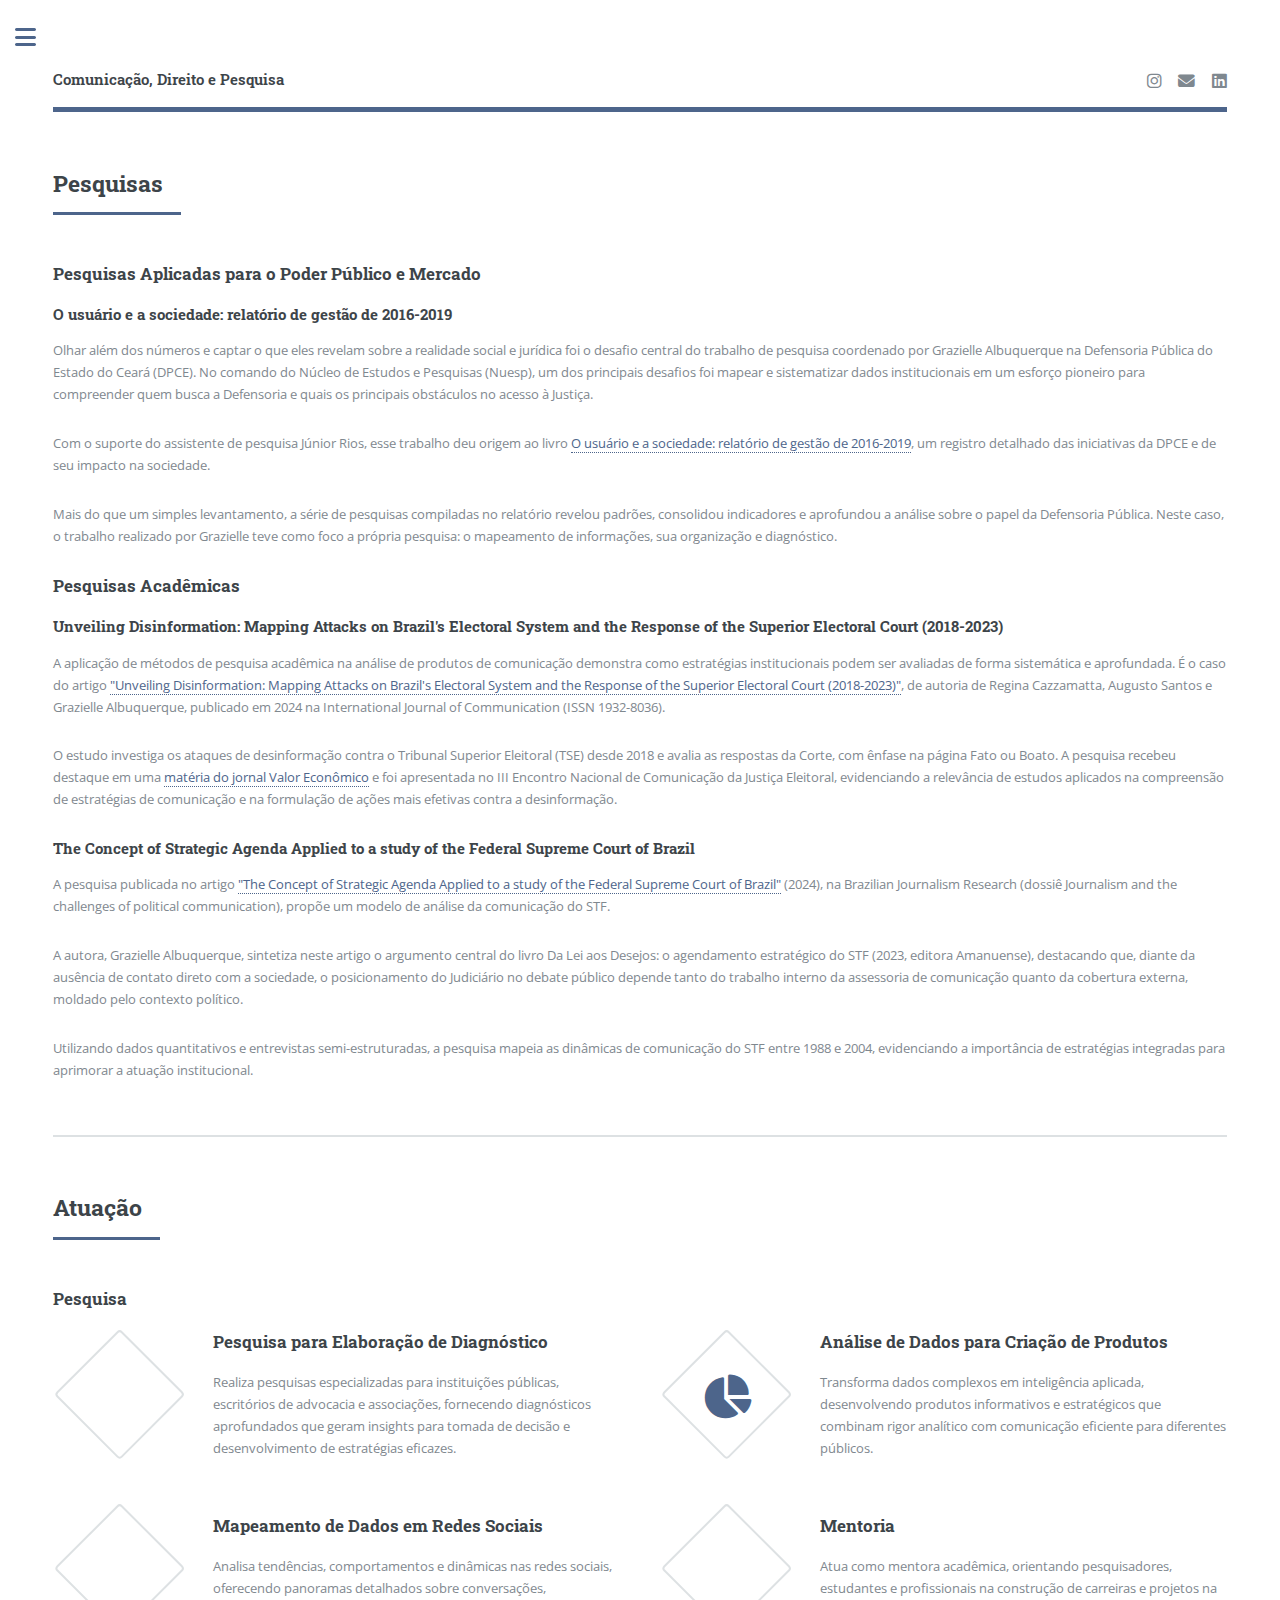
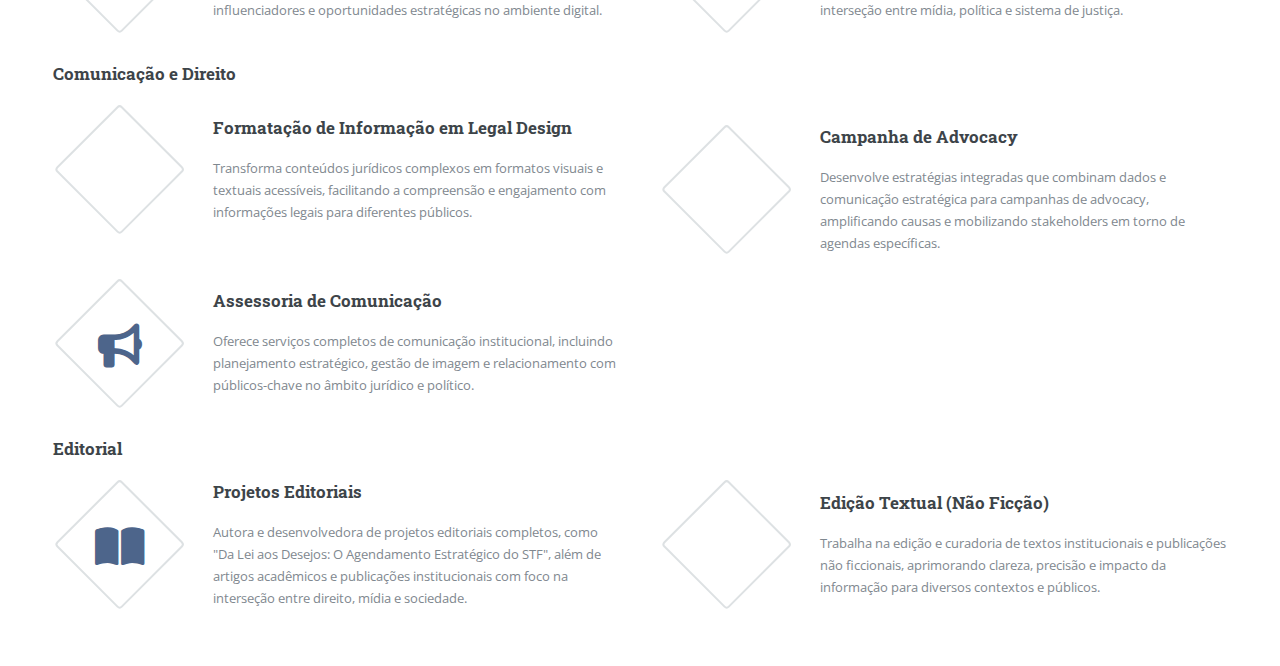
<file: pesquisas.html>
<!doctype html>
<!--
	Editorial by HTML5 UP
	html5up.net | @ajlkn
	Free for personal and commercial use under the CCA 3.0 license (html5up.net/license)
-->
<html>
  <head>
    <title>Grazielle Albuquerque</title>
    <meta charset="utf-8" />
    <meta name="viewport" content="width=device-width, initial-scale=1, user-scalable=no" />
    <link rel="stylesheet" href="assets/css/main.css" />
    <link rel="stylesheet" href="https://cdnjs.cloudflare.com/ajax/libs/font-awesome/6.4.2/css/all.min.css" />
  </head>
  <body class="is-preload">
    <!-- Wrapper -->
    <div id="wrapper">
      <!-- Main -->
      <div id="main">
        <div class="inner">
          <!-- Header -->
          <header id="header">
            <a href="index.html" class="logo">
              <strong>Comunicação, Direito e Pesquisa</strong>
            </a>
            <ul class="icons">
              <li>
                <a href="https://x.com/grazalbuquerque" class="icon brands fa-x-twitter" target="_blank">
                  <span class="label">Twitter</span>
                </a>
              </li>
              <li>
                <a
                  href="https://www.instagram.com/grazieamp?igshid=MzRlODBiNWFlZA%3D%3D"
                  class="icon brands fa-instagram"
                  target="_blank"
                >
                  <span class="label">Instagram</span>
                </a>
              </li>
              <li>
                <a href="mailto:calliopeprojetos@gmail.com" class="icon solid fa-envelope" target="_blank">
                  <span class="label">E-mail</span>
                </a>
              </li>
              <li>
                <a href="https://www.linkedin.com/in/grazialbuquerque/" class="icon brands fa-linkedin" target="_blank">
                  <span class="label">LinkedIn</span>
                </a>
              </li>
            </ul>
          </header>

          <!-- Section Pesquisas -->
          <section>
            <header class="major">
              <h2>Pesquisas</h2>
            </header>

            <h3>Pesquisas Aplicadas para o Poder Público e Mercado</h3>

            <article>
              <h4>O usuário e a sociedade: relatório de gestão de 2016-2019</h4>
              <p>
                Olhar além dos números e captar o que eles revelam sobre a realidade social e jurídica foi o desafio
                central do trabalho de pesquisa coordenado por Grazielle Albuquerque na Defensoria Pública do Estado do
                Ceará (DPCE). No comando do Núcleo de Estudos e Pesquisas (Nuesp), um dos principais desafios foi mapear
                e sistematizar dados institucionais em um esforço pioneiro para compreender quem busca a Defensoria e
                quais os principais obstáculos no acesso à Justiça.
              </p>
              <p>
                Com o suporte do assistente de pesquisa Júnior Rios, esse trabalho deu origem ao livro
                <a
                  href="https://www.dropbox.com/home/Site%20Grazi/Livros?preview=4+-+LIVRO+-+Defensoria+-+compila%C3%A7%C3%A3o+pesquisas.pdf&share_manage_access=false"
                  target="_blank"
                  >O usuário e a sociedade: relatório de gestão de 2016-2019</a
                >, um registro detalhado das iniciativas da DPCE e de seu impacto na sociedade.
              </p>
              <p>
                Mais do que um simples levantamento, a série de pesquisas compiladas no relatório revelou padrões,
                consolidou indicadores e aprofundou a análise sobre o papel da Defensoria Pública. Neste caso, o
                trabalho realizado por Grazielle teve como foco a própria pesquisa: o mapeamento de informações, sua
                organização e diagnóstico.
              </p>
            </article>

            <h3>Pesquisas Acadêmicas</h3>

            <article>
              <h4>
                Unveiling Disinformation: Mapping Attacks on Brazil's Electoral System and the Response of the Superior
                Electoral Court (2018-2023)
              </h4>
              <p>
                A aplicação de métodos de pesquisa acadêmica na análise de produtos de comunicação demonstra como
                estratégias institucionais podem ser avaliadas de forma sistemática e aprofundada. É o caso do artigo
                <a href="https://ijoc.org/index.php/ijoc/article/view/23008/4698" target="_blank"
                  >"Unveiling Disinformation: Mapping Attacks on Brazil's Electoral System and the Response of the
                  Superior Electoral Court (2018-2023)"</a
                >, de autoria de Regina Cazzamatta, Augusto Santos e Grazielle Albuquerque, publicado em 2024 na
                International Journal of Communication (ISSN 1932-8036).
              </p>
              <p>
                O estudo investiga os ataques de desinformação contra o Tribunal Superior Eleitoral (TSE) desde 2018 e
                avalia as respostas da Corte, com ênfase na página Fato ou Boato. A pesquisa recebeu destaque em uma
                <a
                  href="https://valor.globo.com/politica/pergunte-aos-dados/post/2025/01/como-a-meta-colaborou-com-o-tse.ghtml"
                  target="_blank"
                  >matéria do jornal Valor Econômico</a
                >
                e foi apresentada no III Encontro Nacional de Comunicação da Justiça Eleitoral, evidenciando a
                relevância de estudos aplicados na compreensão de estratégias de comunicação e na formulação de ações
                mais efetivas contra a desinformação.
              </p>
            </article>

            <article>
              <h4>The Concept of Strategic Agenda Applied to a study of the Federal Supreme Court of Brazil</h4>
              <p>
                A pesquisa publicada no artigo
                <a href="https://bjr.sbpjor.org.br/bjr/article/view/1694" target="_blank"
                  >"The Concept of Strategic Agenda Applied to a study of the Federal Supreme Court of Brazil"</a
                >
                (2024), na Brazilian Journalism Research (dossiê Journalism and the challenges of political
                communication), propõe um modelo de análise da comunicação do STF.
              </p>
              <p>
                A autora, Grazielle Albuquerque, sintetiza neste artigo o argumento central do livro Da Lei aos Desejos:
                o agendamento estratégico do STF (2023, editora Amanuense), destacando que, diante da ausência de
                contato direto com a sociedade, o posicionamento do Judiciário no debate público depende tanto do
                trabalho interno da assessoria de comunicação quanto da cobertura externa, moldado pelo contexto
                político.
              </p>
              <p>
                Utilizando dados quantitativos e entrevistas semi-estruturadas, a pesquisa mapeia as dinâmicas de
                comunicação do STF entre 1988 e 2004, evidenciando a importância de estratégias integradas para
                aprimorar a atuação institucional.
              </p>
            </article>
          </section>

          <!-- Section Atuação - ATUALIZADA -->
          <section>
            <header class="major">
              <h2>Atuação</h2>
            </header>

            <!-- EIXO: PESQUISA -->
            <div class="eixo-container">
              <h3 class="sub-heading">Pesquisa</h3>
              <div class="features">
                <article>
                  <span class="icon solid fa-magnifying-glass-chart"></span>
                  <div class="content">
                    <h3>Pesquisa para Elaboração de Diagnóstico</h3>
                    <p>
                      Realiza pesquisas especializadas para instituições públicas, escritórios de advocacia e
                      associações, fornecendo diagnósticos aprofundados que geram insights para tomada de decisão e
                      desenvolvimento de estratégias eficazes.
                    </p>
                  </div>
                </article>
                <article>
                  <span class="icon solid fa-chart-pie"></span>
                  <div class="content">
                    <h3>Análise de Dados para Criação de Produtos</h3>
                    <p>
                      Transforma dados complexos em inteligência aplicada, desenvolvendo produtos informativos e
                      estratégicos que combinam rigor analítico com comunicação eficiente para diferentes públicos.
                    </p>
                  </div>
                </article>
                <article>
                  <span class="icon solid fa-share-nodes"></span>
                  <div class="content">
                    <h3>Mapeamento de Dados em Redes Sociais</h3>
                    <p>
                      Analisa tendências, comportamentos e dinâmicas nas redes sociais, oferecendo panoramas detalhados
                      sobre conversações, influenciadores e oportunidades estratégicas no ambiente digital.
                    </p>
                  </div>
                </article>
                <article>
                  <span class="icon solid fa-chalkboard-user"></span>
                  <div class="content">
                    <h3>Mentoria</h3>
                    <p>
                      Atua como mentora acadêmica, orientando pesquisadores, estudantes e profissionais na construção de
                      carreiras e projetos na interseção entre mídia, política e sistema de justiça.
                    </p>
                  </div>
                </article>
              </div>
            </div>

            <!-- EIXO: COMUNICAÇÃO E DIREITO -->
            <div class="eixo-container">
              <h3 class="sub-heading">Comunicação e Direito</h3>
              <div class="features">
                <article>
                  <span class="icon solid fa-diagram-project"></span>
                  <div class="content">
                    <h3>Formatação de Informação em Legal Design</h3>
                    <p>
                      Transforma conteúdos jurídicos complexos em formatos visuais e textuais acessíveis, facilitando a
                      compreensão e engajamento com informações legais para diferentes públicos.
                    </p>
                  </div>
                </article>
                <article>
                  <span class="icon solid fa-scale-balanced"></span>
                  <div class="content">
                    <h3>Campanha de Advocacy</h3>
                    <p>
                      Desenvolve estratégias integradas que combinam dados e comunicação estratégica para campanhas de
                      advocacy, amplificando causas e mobilizando stakeholders em torno de agendas específicas.
                    </p>
                  </div>
                </article>
                <article>
                  <span class="icon solid fa-bullhorn"></span>
                  <div class="content">
                    <h3>Assessoria de Comunicação</h3>
                    <p>
                      Oferece serviços completos de comunicação institucional, incluindo planejamento estratégico,
                      gestão de imagem e relacionamento com públicos-chave no âmbito jurídico e político.
                    </p>
                  </div>
                </article>
              </div>
            </div>

            <!-- EIXO: EDITORIAL -->
            <div class="eixo-container">
              <h3 class="sub-heading">Editorial</h3>
              <div class="features">
                <article>
                  <span class="icon solid fa-book-open"></span>
                  <div class="content">
                    <h3>Projetos Editoriais</h3>
                    <p>
                      Autora e desenvolvedora de projetos editoriais completos, como "Da Lei aos Desejos: O Agendamento
                      Estratégico do STF", além de artigos acadêmicos e publicações institucionais com foco na
                      interseção entre direito, mídia e sociedade.
                    </p>
                  </div>
                </article>
                <article>
                  <span class="icon solid fa-pen-to-square"></span>
                  <div class="content">
                    <h3>Edição Textual (Não Ficção)</h3>
                    <p>
                      Trabalha na edição e curadoria de textos institucionais e publicações não ficcionais, aprimorando
                      clareza, precisão e impacto da informação para diversos contextos e públicos.
                    </p>
                  </div>
                </article>
              </div>
            </div>
          </section>
        </div>
      </div>

      <!-- Sidebar -->
      <div id="sidebar">
        <div class="inner">
          <!-- Search -->

          <!-- Menu -->
          <nav id="menu">
            <header class="major">
              <h2>Menu</h2>
            </header>
            <ul>
              <li><a href="index.html">Página inicial</a></li>
              <li><a href="cv.html">C.V</a></li>
              <li><a href="bio.html">Bio</a></li>
              <li><a href="livros.html">Livros</a></li>
              <li><a href="artigos.html">Artigos</a></li>
              <li><a href="produtosEditoriais.html">Produtos Editoriais</a></li>
              <li><a href="midia.html">Na Mídia</a></li>
              <li><a href="podcasts.html">Podcasts</a></li>
              <li><a href="lemonde.html">Le Monde</a></li>
              <li><a href="cursos.html">Cursos</a></li>
              <li><a href="pesquisas.html">Pesquisas</a></li>
            </ul>
          </nav>
          <!-- Section -->
          <section>
            <header class="major">
              <h2>Em destaque</h2>
            </header>
            <div class="mini-posts">
              <article>
                <a href="lemonde.html" class="image"><img src="\images\le monde logo.jpeg" alt="le monde logo" /></a>
                <p>
                  Aqui você encontra uma seleção dos meus textos publicados no Le Monde Diplomatique Brasil, abordando
                  temas como mídia, justiça e sociedade.
                </p>
              </article>
              <article>
                <a href="midia.html" class="image"><img src="/images/namidia.webp" alt="na midia imagem" /></a>
                <p>
                  Aqui você encontrará uma seleção das minhas participações e contribuições nos meios de comunicação
                  como a Folha de São Paulo, destacando minha atuação como jornalista e cientista política especializada
                  em mídia e justiça.
                </p>
              </article>
              <article>
                <a href="podcasts.html" class="image"><img src="images/podcast.jpg" alt="podcast imagem" /></a>
                <p>
                  Nesta seção, você encontrará uma seleção de podcasts em que participei, contribuindo com análises,
                  debates e reflexões sobre temas como mídia, justiça e sociedade. Acompanhe as conversas e insights
                  compartilhados ao longo dessas entrevistas e colaborações.
                </p>
              </article>
            </div>
          </section>

          <!-- Section -->
          <section>
            <header class="major">
              <h2>Entre em contato</h2>
            </header>
            <p>
              Se você tem alguma dúvida ou gostaria de saber mais sobre nossos serviços, estamos à disposição para
              conversar. Envie uma mensagem ou ligue para nós, e teremos prazer em ajudá-lo a encontrar a melhor solução
              para as suas necessidades. A comunicação é a chave para um bom trabalho, e estamos aqui para garantir que
              sua experiência seja a mais eficaz possível.
            </p>
            <ul class="contact">
              <li class="icon solid fa-envelope">
                <a href="mailto:calliopeprojetos@gmail.com">calliopeprojetos@gmail.com</a>
              </li>

              <li class="icon solid fa-map-marker-alt">
                Fortaleza, CE<br />
                São Paulo, SP<br />
                Brasil
              </li>
            </ul>
          </section>

          <!-- Footer -->
          <footer id="footer">
            <p class="copyright">
              &copy; Calliope Projetos. Todos os direitos reservados. Transformando Comunicação, Direito e Pesquisa em
              soluções inovadoras para desafios complexos.
            </p>
          </footer>
        </div>
      </div>
    </div>

    <!-- Scripts -->
    <script src="assets/js/jquery.min.js"></script>
    <script src="assets/js/browser.min.js"></script>
    <script src="assets/js/breakpoints.min.js"></script>
    <script src="assets/js/util.js"></script>
    <script src="assets/js/main.js"></script>
  </body>
</html>
</file>
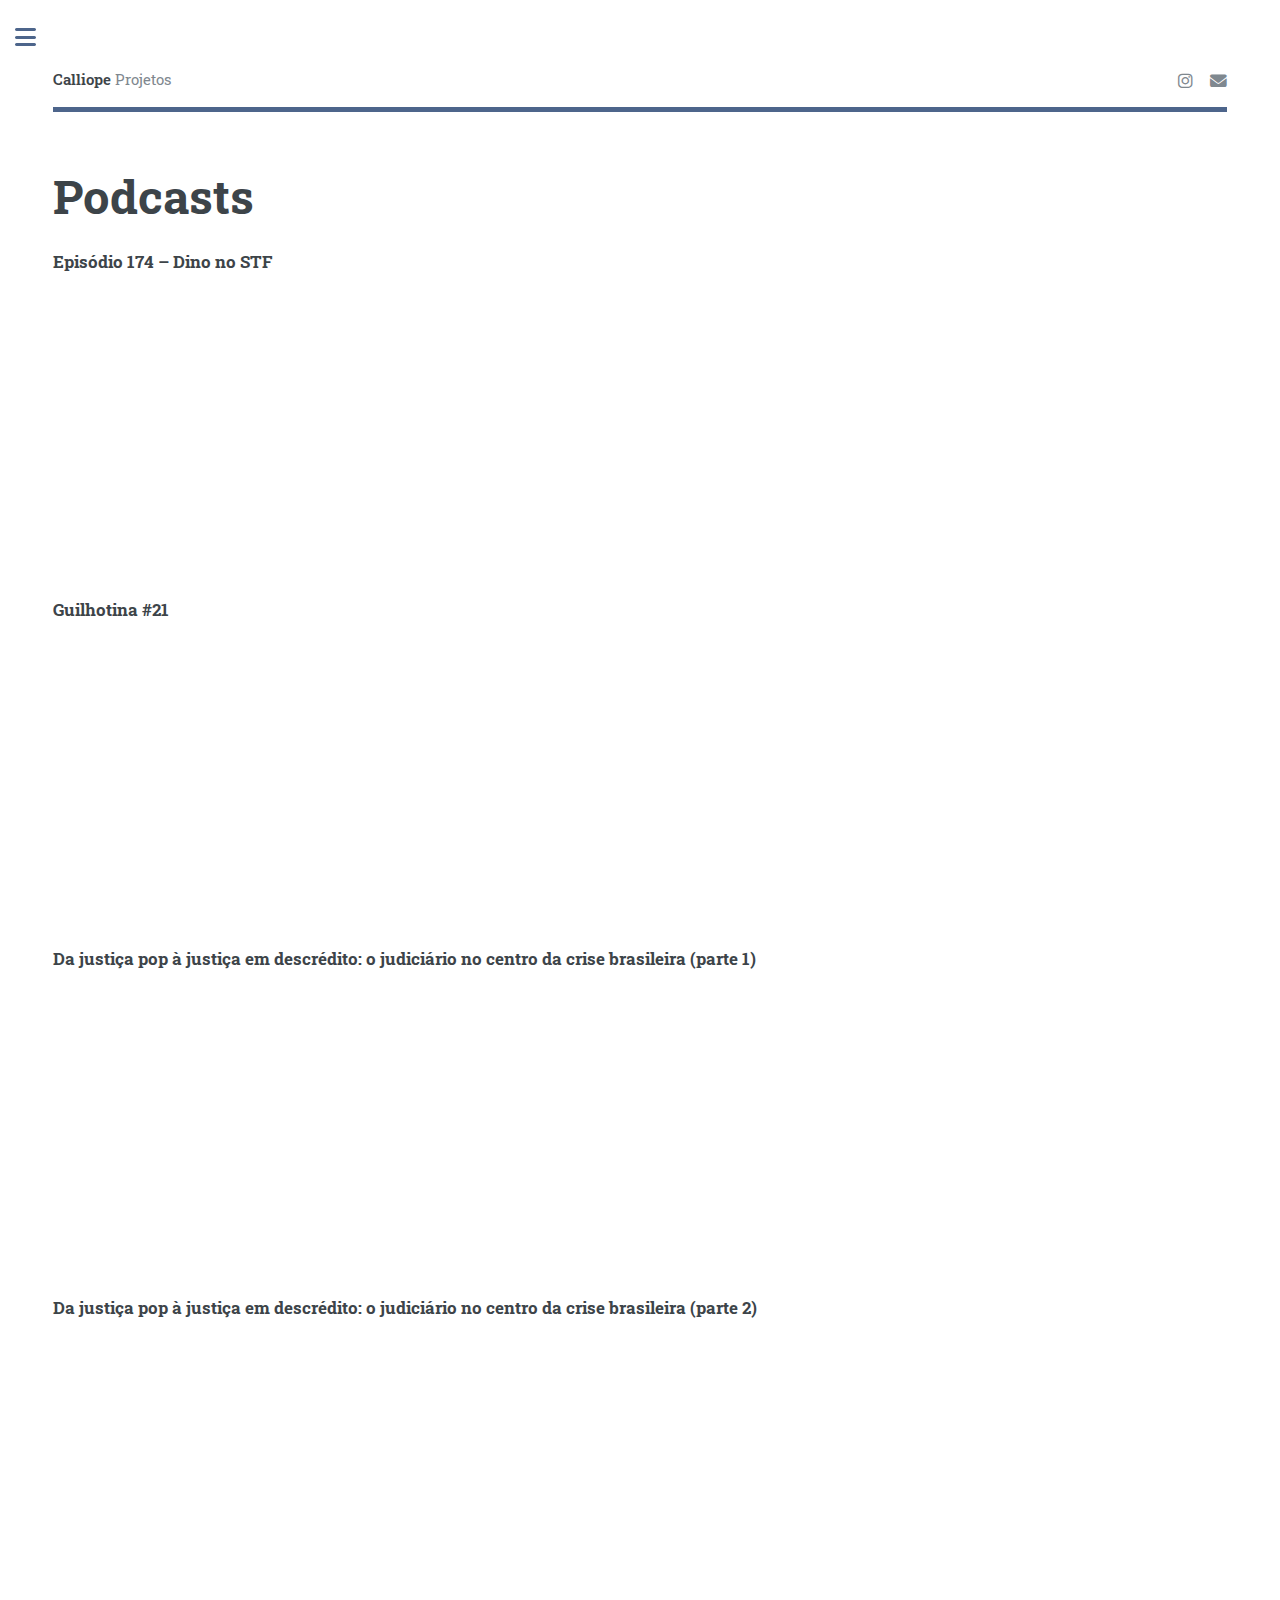
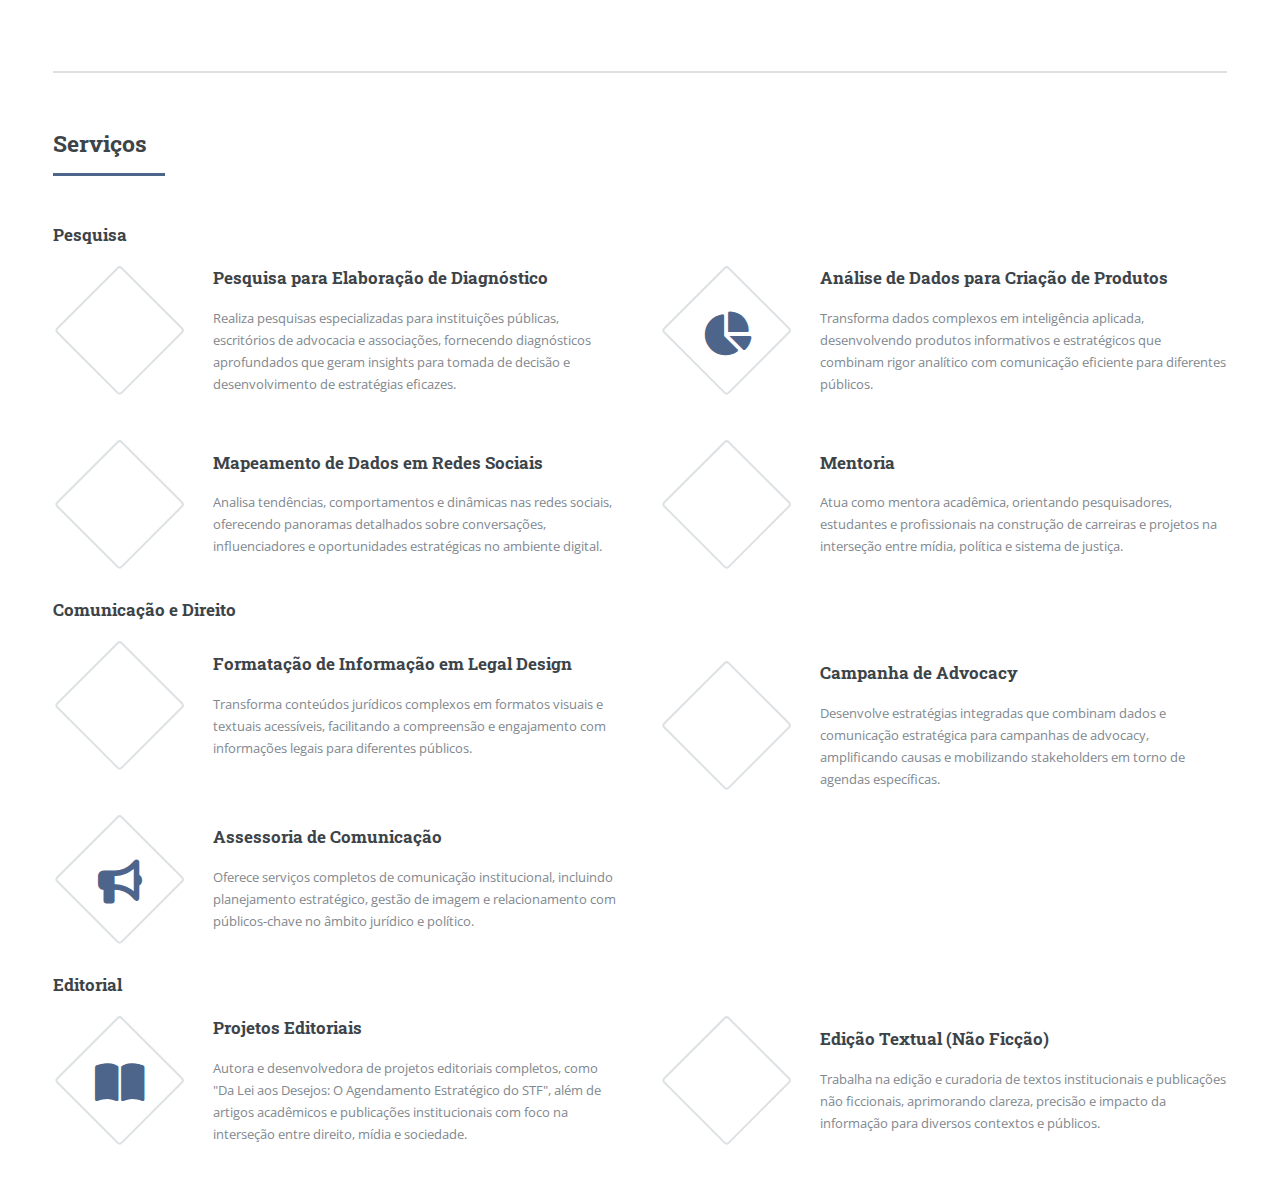
<file: podcasts.html>
<!doctype html>
<!--
	Editorial by HTML5 UP
	html5up.net | @ajlkn
	Free for personal and commercial use under the CCA 3.0 license (html5up.net/license)
-->
<html>
  <head>
    <title>Calliope Projetos</title>
    <meta charset="utf-8" />
    <meta name="viewport" content="width=device-width, initial-scale=1, user-scalable=no" />
    <link rel="stylesheet" href="assets/css/main.css" />
    <link rel="stylesheet" href="https://cdnjs.cloudflare.com/ajax/libs/font-awesome/6.4.2/css/all.min.css" />
  </head>
  <body class="is-preload">
    <!-- Wrapper -->
    <div id="wrapper">
      <!-- Main -->
      <div id="main">
        <div class="inner">
          <!-- Header -->
          <header id="header">
            <a href="index.html" class="logo"> <strong>Calliope</strong> Projetos </a>
            <ul class="icons">
              <li>
                <a href="https://x.com/grazalbuquerque" class="icon brands fa-x-twitter" target="_blank">
                  <span class="label">Twitter</span>
                </a>
              </li>
              <li>
                <a
                  href="https://www.instagram.com/grazieamp?igshid=MzRlODBiNWFlZA%3D%3D"
                  class="icon brands fa-instagram"
                  target="_blank"
                >
                  <span class="label">Instagram</span>
                </a>
              </li>
              <li>
                <a href="mailto:grazialbuquerque@gmail.com" class="icon solid fa-envelope" target="_blank">
                  <span class="label">E-mail</span>
                </a>
              </li>
            </ul>
          </header>

          <!-- Seção Podcasts -->
          <section id="podcasts">
            <div class="content">
              <header>
                <h1>Podcasts</h1>
              </header>

              <figure
                class="wp-block-embed is-type-rich is-provider-spotify wp-block-embed-spotify wp-embed-aspect-21-9 wp-has-aspect-ratio"
              >
                <h3>Episódio 174 – Dino no STF</h3>
                <div class="wp-block-embed__wrapper">
                  <div class="embed-spotify">
                    <iframe
                      title="Spotify Embed: Episódio 174 - Dino no STF: significados e impacto da escolha de Lula"
                      style="border-radius: 12px"
                      width="100%"
                      height="300"
                      frameborder="0"
                      allowfullscreen
                      allow="autoplay; clipboard-write; encrypted-media; fullscreen; picture-in-picture"
                      loading="lazy"
                      src="https://open.spotify.com/embed/episode/3cIpRI05uX2Iex8sEb8RAz?si=SYd25fA3TQSdf6Rbyw14Qw&utmsource=oembed"
                    ></iframe>
                  </div>
                </div>
                <figcaption class="wp-element-caption"></figcaption>
              </figure>

              <figure
                class="wp-block-embed is-type-rich is-provider-spotify wp-block-embed-spotify wp-embed-aspect-21-9 wp-has-aspect-ratio"
              >
                <h3>Guilhotina #21</h3>
                <div class="wp-block-embed__wrapper">
                  <div class="embed-spotify">
                    <iframe
                      title="Spotify Embed: Guilhotina #21 – Grazielle Albuquerque"
                      style="border-radius: 12px"
                      width="100%"
                      height="300"
                      frameborder="0"
                      allowfullscreen
                      allow="autoplay; clipboard-write; encrypted-media; fullscreen; picture-in-picture"
                      loading="lazy"
                      src="https://open.spotify.com/embed/episode/4COy3MKO5YWkw2iebBxs8g?si=e02b0c1011864a02&nd=1&utm_source=oembed"
                    ></iframe>
                  </div>
                </div>
                <figcaption class="wp-element-caption"></figcaption>
              </figure>

              <figure
                class="wp-block-embed is-type-rich is-provider-spotify wp-block-embed-spotify wp-embed-aspect-21-9 wp-has-aspect-ratio"
              >
                <h3>Da justiça pop à justiça em descrédito: o judiciário no centro da crise brasileira (parte 1)</h3>
                <div class="wp-block-embed__wrapper">
                  <div class="embed-spotify">
                    <iframe
                      title="Spotify Embed: Da justiça pop à justiça em descrédito: o judiciário no centro da crise brasileira (parte 1)"
                      style="border-radius: 12px"
                      width="100%"
                      height="300"
                      frameborder="0"
                      allowfullscreen
                      allow="autoplay; clipboard-write; encrypted-media; fullscreen; picture-in-picture"
                      loading="lazy"
                      src="https://open.spotify.com/embed/episode/1ls8hIevlJ7gzArbPqJYuG?si=3mlMXxuNQv-I-lf6Fff7sQ&utm_source=oembed"
                    ></iframe>
                  </div>
                </div>
                <figcaption class="wp-element-caption"></figcaption>
              </figure>

              <figure
                class="wp-block-embed is-type-rich is-provider-spotify wp-block-embed-spotify wp-embed-aspect-21-9 wp-has-aspect-ratio"
              >
                <h3>Da justiça pop à justiça em descrédito: o judiciário no centro da crise brasileira (parte 2)</h3>
                <div class="wp-block-embed__wrapper">
                  <div class="embed-spotify">
                    <iframe
                      title="Spotify Embed: Da justiça pop à justiça em descrédito: o judiciário no centro da crise brasileira (parte 2)"
                      style="border-radius: 12px"
                      width="100%"
                      height="300"
                      frameborder="0"
                      allowfullscreen
                      allow="autoplay; clipboard-write; encrypted-media; fullscreen; picture-in-picture"
                      loading="lazy"
                      src="https://open.spotify.com/embed/episode/67zEuspCllAIClj3urteML?si=F8vx6QN8Qz2wNXsdMEWGEw&utm_source=oembed"
                    ></iframe>
                  </div>
                </div>
                <figcaption class="wp-element-caption"></figcaption>
              </figure>
            </div>
          </section>

          <!-- Section Atuação - ATUALIZADA -->
          <section>
            <header class="major">
              <h2>Serviços</h2>
            </header>

            <!-- EIXO: PESQUISA -->
            <div class="eixo-container">
              <h3 class="sub-heading">Pesquisa</h3>
              <div class="features">
                <article>
                  <span class="icon solid fa-magnifying-glass-chart"></span>
                  <div class="content">
                    <h3>Pesquisa para Elaboração de Diagnóstico</h3>
                    <p>
                      Realiza pesquisas especializadas para instituições públicas, escritórios de advocacia e
                      associações, fornecendo diagnósticos aprofundados que geram insights para tomada de decisão e
                      desenvolvimento de estratégias eficazes.
                    </p>
                  </div>
                </article>
                <article>
                  <span class="icon solid fa-chart-pie"></span>
                  <div class="content">
                    <h3>Análise de Dados para Criação de Produtos</h3>
                    <p>
                      Transforma dados complexos em inteligência aplicada, desenvolvendo produtos informativos e
                      estratégicos que combinam rigor analítico com comunicação eficiente para diferentes públicos.
                    </p>
                  </div>
                </article>
                <article>
                  <span class="icon solid fa-share-nodes"></span>
                  <div class="content">
                    <h3>Mapeamento de Dados em Redes Sociais</h3>
                    <p>
                      Analisa tendências, comportamentos e dinâmicas nas redes sociais, oferecendo panoramas detalhados
                      sobre conversações, influenciadores e oportunidades estratégicas no ambiente digital.
                    </p>
                  </div>
                </article>
                <article>
                  <span class="icon solid fa-chalkboard-user"></span>
                  <div class="content">
                    <h3>Mentoria</h3>
                    <p>
                      Atua como mentora acadêmica, orientando pesquisadores, estudantes e profissionais na construção de
                      carreiras e projetos na interseção entre mídia, política e sistema de justiça.
                    </p>
                  </div>
                </article>
              </div>
            </div>

            <!-- EIXO: COMUNICAÇÃO E DIREITO -->
            <div class="eixo-container">
              <h3 class="sub-heading">Comunicação e Direito</h3>
              <div class="features">
                <article>
                  <span class="icon solid fa-diagram-project"></span>
                  <div class="content">
                    <h3>Formatação de Informação em Legal Design</h3>
                    <p>
                      Transforma conteúdos jurídicos complexos em formatos visuais e textuais acessíveis, facilitando a
                      compreensão e engajamento com informações legais para diferentes públicos.
                    </p>
                  </div>
                </article>
                <article>
                  <span class="icon solid fa-scale-balanced"></span>
                  <div class="content">
                    <h3>Campanha de Advocacy</h3>
                    <p>
                      Desenvolve estratégias integradas que combinam dados e comunicação estratégica para campanhas de
                      advocacy, amplificando causas e mobilizando stakeholders em torno de agendas específicas.
                    </p>
                  </div>
                </article>
                <article>
                  <span class="icon solid fa-bullhorn"></span>
                  <div class="content">
                    <h3>Assessoria de Comunicação</h3>
                    <p>
                      Oferece serviços completos de comunicação institucional, incluindo planejamento estratégico,
                      gestão de imagem e relacionamento com públicos-chave no âmbito jurídico e político.
                    </p>
                  </div>
                </article>
              </div>
            </div>

            <!-- EIXO: EDITORIAL -->
            <div class="eixo-container">
              <h3 class="sub-heading">Editorial</h3>
              <div class="features">
                <article>
                  <span class="icon solid fa-book-open"></span>
                  <div class="content">
                    <h3>Projetos Editoriais</h3>
                    <p>
                      Autora e desenvolvedora de projetos editoriais completos, como "Da Lei aos Desejos: O Agendamento
                      Estratégico do STF", além de artigos acadêmicos e publicações institucionais com foco na
                      interseção entre direito, mídia e sociedade.
                    </p>
                  </div>
                </article>
                <article>
                  <span class="icon solid fa-pen-to-square"></span>
                  <div class="content">
                    <h3>Edição Textual (Não Ficção)</h3>
                    <p>
                      Trabalha na edição e curadoria de textos institucionais e publicações não ficcionais, aprimorando
                      clareza, precisão e impacto da informação para diversos contextos e públicos.
                    </p>
                  </div>
                </article>
              </div>
            </div>
          </section>
        </div>
      </div>

      <!-- Sidebar -->
      <div id="sidebar">
        <div class="inner">
          <!-- Search -->

          <!-- Menu -->
          <nav id="menu">
            <header class="major">
              <h2>Menu</h2>
            </header>
            <ul>
              <li><a href="index.html">Página inicial</a></li>
              <li><a href="cv.html">C.V.</a></li>
              <li><a href="bio.html">Bio</a></li>
              <li><a href="livros.html">Livros</a></li>
              <li><a href="artigos.html">Artigos</a></li>
              <li><a href="educacao.html">Educação</a></li>
              <li><a href="midia.html">Na Mídia</a></li>
              <li><a href="podcasts.html">Podcasts</a></li>
              <li><a href="lemonde.html">Le Monde</a></li>
              <li><a href="cursos.html">Cursos</a></li>
            </ul>
          </nav>

          <!-- Section -->
          <section>
            <header class="major">
              <h2>Em destaque</h2>
            </header>
            <div class="mini-posts">
              <article>
                <a href="lemonde.html" class="image"><img src="\images\le monde logo.jpeg" alt="le monde logo" /></a>
                <p>
                  Aqui você encontra uma seleção dos meus textos publicados no Le Monde Diplomatique Brasil, abordando
                  temas como mídia, justiça e sociedade.
                </p>
              </article>
              <article>
                <a href="midia.html" class="image"><img src="/images/folhasp.png" alt="folha de sp imagem" /></a>
                <p>
                  Aqui você encontrará uma seleção das minhas participações e contribuições nos meios de comunicação
                  como a Folha de São Paulo, destacando minha atuação como jornalista e cientista política especializada
                  em mídia e justiça.
                </p>
              </article>
              <article>
                <a href="podcasts.html" class="image"><img src="images/podcast.jpg" alt="podcast imagem" /></a>
                <p>
                  Nesta seção, você encontrará uma seleção de podcasts em que participei, contribuindo com análises,
                  debates e reflexões sobre temas como mídia, justiça e sociedade. Acompanhe as conversas e insights
                  compartilhados ao longo dessas entrevistas e colaborações.
                </p>
              </article>
            </div>
          </section>

          <!-- Section -->
          <section>
            <header class="major">
              <h2>Entre em contato</h2>
            </header>
            <p>
              Se você tem alguma dúvida ou gostaria de saber mais sobre nossos serviços, estamos à disposição para
              conversar. Envie uma mensagem ou ligue para nós, e teremos prazer em ajudá-lo a encontrar a melhor solução
              para as suas necessidades. A comunicação é a chave para um bom trabalho, e estamos aqui para garantir que
              sua experiência seja a mais eficaz possível.
            </p>
            <ul class="contact">
              <li class="icon solid fa-envelope">
                <a href="mailto:grazialbuquerque@gmail.com">grazialbuquerque@gmail.com</a>
              </li>
              <li class="icon solid fa-phone">
                <a href="https://wa.me/5511989625056" target="_blank">+55 11 98962-5056</a>
              </li>

              <li class="icon solid fa-map-marker-alt">
                Fortaleza, CE<br />
                Brasil
              </li>
            </ul>
          </section>

          <!-- Footer -->
          <footer id="footer">
            <p class="copyright">
              &copy; Calliope Projetos. Todos os direitos reservados. Transformando Comunicação, Direito e Pesquisa em
              soluções inovadoras para desafios complexos.
            </p>
          </footer>
        </div>
      </div>
    </div>

    <!-- Scripts -->
    <script src="assets/js/jquery.min.js"></script>
    <script src="assets/js/browser.min.js"></script>
    <script src="assets/js/breakpoints.min.js"></script>
    <script src="assets/js/util.js"></script>
    <script src="assets/js/main.js"></script>
  </body>
</html>
</file>
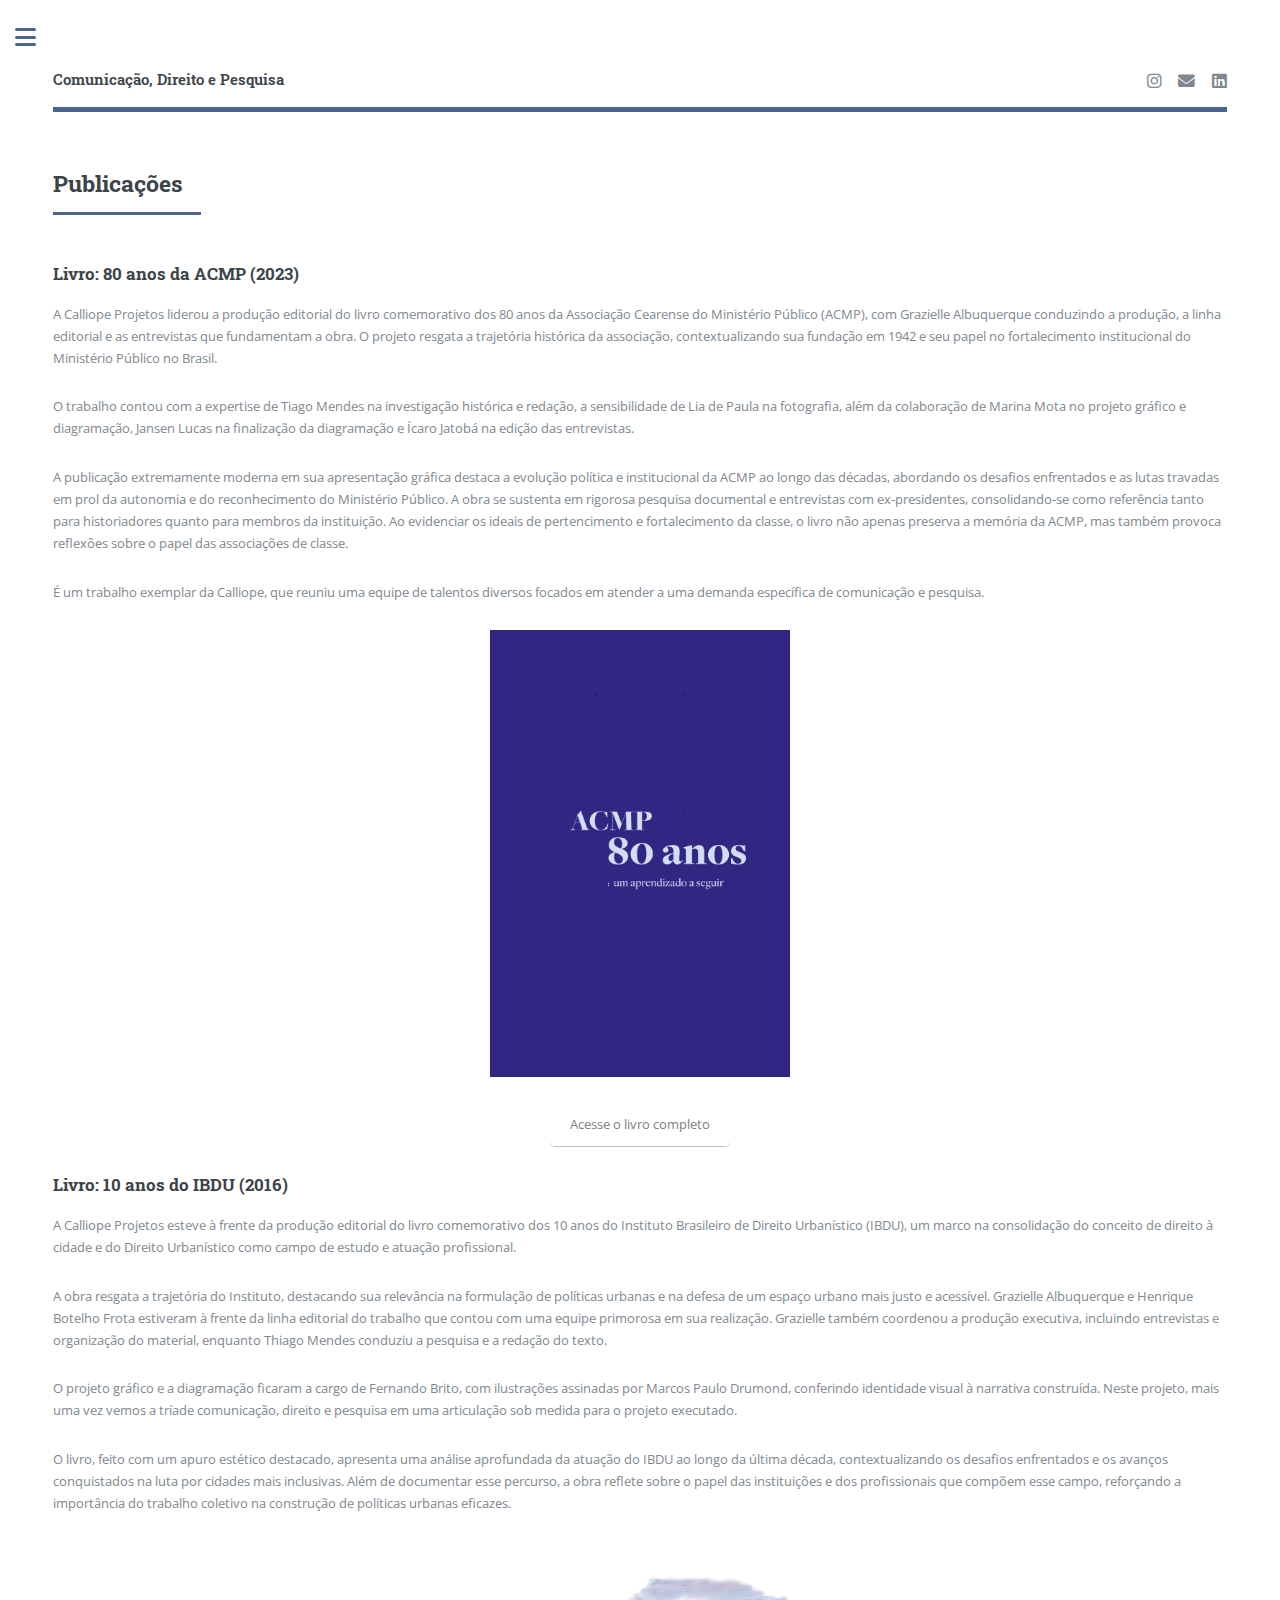
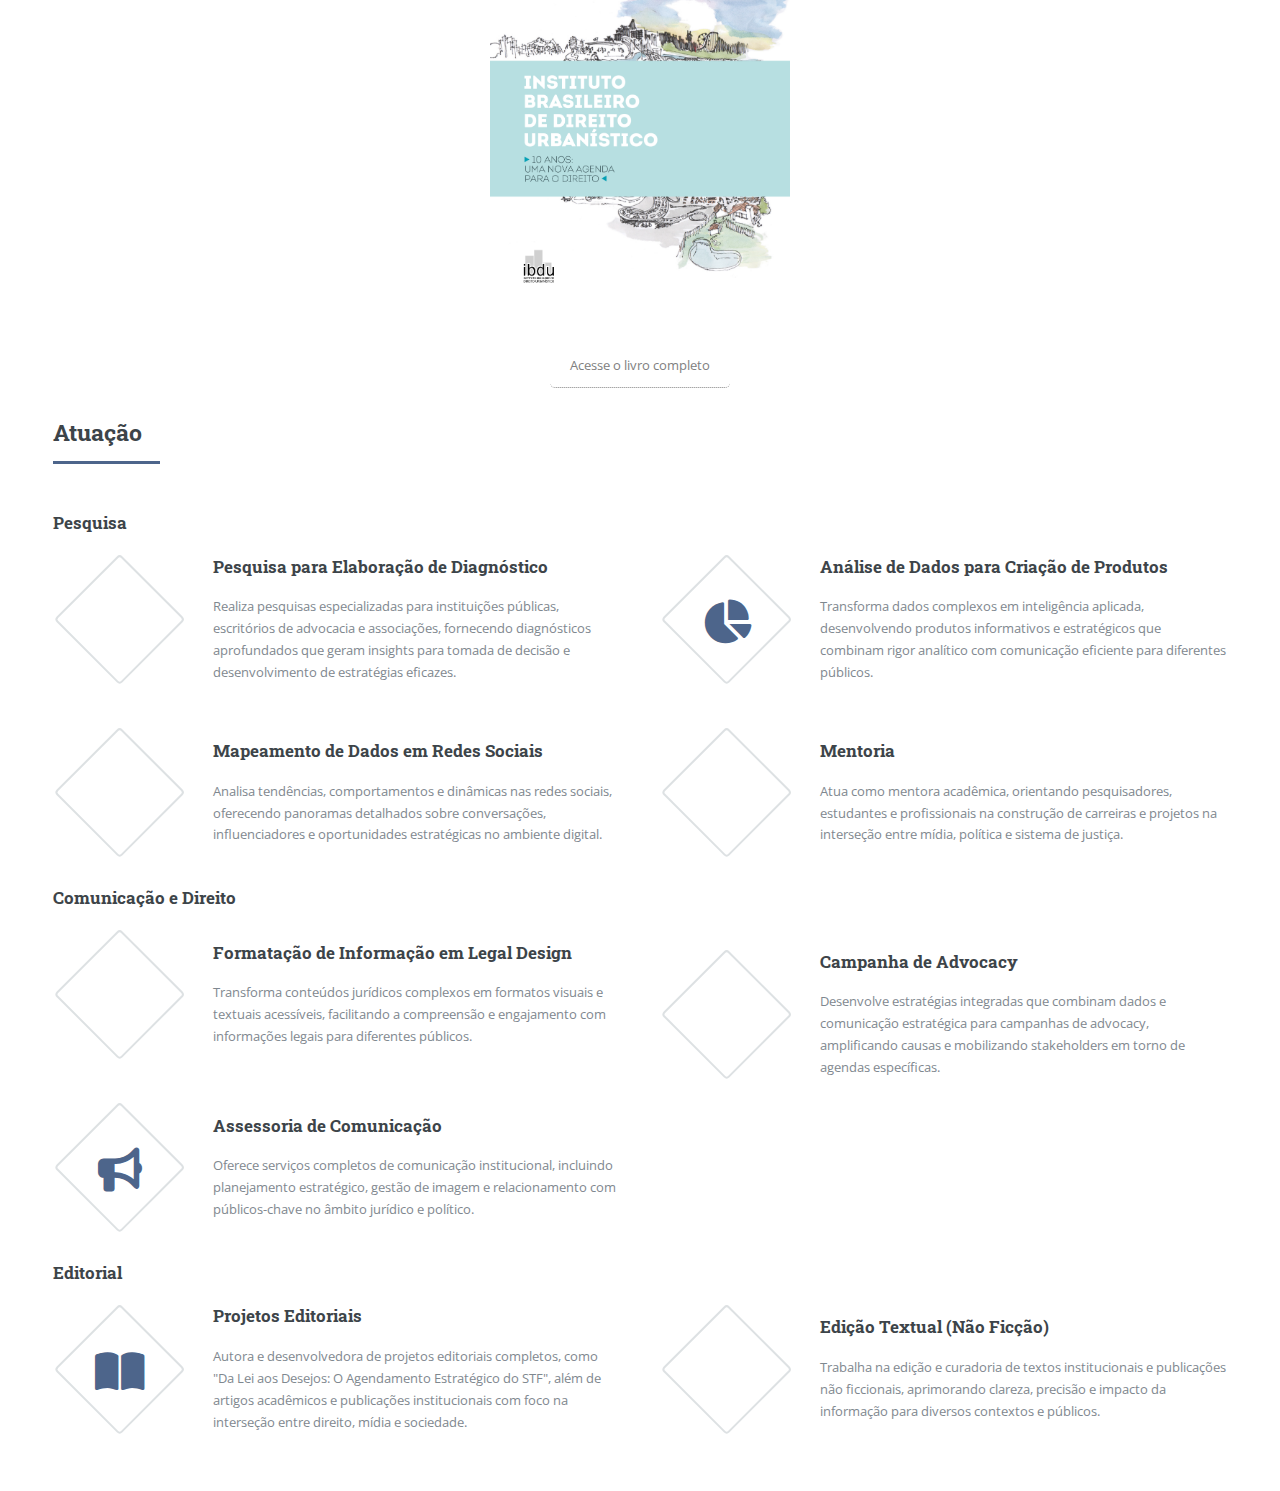
<file: produtosEditoriais.html>
<!doctype html>
<html>
  <head>
    <title>Grazielle Albuquerque</title>
    <meta charset="utf-8" />
    <meta name="viewport" content="width=device-width, initial-scale=1, user-scalable=no" />
    <link rel="stylesheet" href="assets/css/main.css" />
    <link rel="stylesheet" href="https://cdnjs.cloudflare.com/ajax/libs/font-awesome/6.4.2/css/all.min.css" />
  </head>
  <body class="is-preload">
    <!-- Wrapper -->
    <div id="wrapper">
      <!-- Main -->
      <div id="main">
        <div class="inner">
          <!-- Header -->
         <header id="header">
            <a href="index.html" class="logo">
              <strong>Comunicação, Direito e Pesquisa</strong>
            </a>
            <ul class="icons">
              <li>
                <a href="https://x.com/grazalbuquerque" class="icon brands fa-x-twitter" target="_blank">
                  <span class="label">Twitter</span>
                </a>
              </li>
              <li>
                <a
                  href="https://www.instagram.com/grazieamp?igshid=MzRlODBiNWFlZA%3D%3D"
                  class="icon brands fa-instagram"
                  target="_blank"
                >
                  <span class="label">Instagram</span>
                </a>
              </li>
              <li>
                <a href="mailto:calliopeprojetos@gmail.com" class="icon solid fa-envelope" target="_blank">
                  <span class="label">E-mail</span>
                </a>
              </li>
              <li>
                <a href="https://www.linkedin.com/in/grazialbuquerque/" class="icon brands fa-linkedin" target="_blank">
                  <span class="label">LinkedIn</span>
                </a>
              </li>
            </ul>
          </header>

          <section>
            <header class="major">
              <h2>Publicações</h2>
            </header>

            <!-- Livro ACMP -->
            <div class="publication">
              <h3>Livro: 80 anos da ACMP (2023)</h3>
              <p>
                A Calliope Projetos liderou a produção editorial do livro comemorativo dos 80 anos da Associação
                Cearense do Ministério Público (ACMP), com Grazielle Albuquerque conduzindo a produção, a linha
                editorial e as entrevistas que fundamentam a obra. O projeto resgata a trajetória histórica da
                associação, contextualizando sua fundação em 1942 e seu papel no fortalecimento institucional do
                Ministério Público no Brasil.
              </p>
              <p>
                O trabalho contou com a expertise de Tiago Mendes na investigação histórica e redação, a sensibilidade
                de Lia de Paula na fotografia, além da colaboração de Marina Mota no projeto gráfico e diagramação,
                Jansen Lucas na finalização da diagramação e Ícaro Jatobá na edição das entrevistas.
              </p>
              <p>
                A publicação extremamente moderna em sua apresentação gráfica destaca a evolução política e
                institucional da ACMP ao longo das décadas, abordando os desafios enfrentados e as lutas travadas em
                prol da autonomia e do reconhecimento do Ministério Público. A obra se sustenta em rigorosa pesquisa
                documental e entrevistas com ex-presidentes, consolidando-se como referência tanto para historiadores
                quanto para membros da instituição. Ao evidenciar os ideais de pertencimento e fortalecimento da classe,
                o livro não apenas preserva a memória da ACMP, mas também provoca reflexões sobre o papel das
                associações de classe.
              </p>
              <p>
                É um trabalho exemplar da Calliope, que reuniu uma equipe de talentos diversos focados em atender a uma
                demanda específica de comunicação e pesquisa.
              </p>

              <!-- Imagem adicionada logo acima do link -->
              <p>
                <img
                  src="images/ACMP.png"
                  alt="Capa do livro 80 anos da ACMP"
                  style="max-width: 300px; width: 100%; height: auto; display: block; margin: 0 auto"
                />
              </p>

              <p style="text-align: center">
                <a
                  href="https://acmp-ce.org.br/wp-content/uploads/2023/10/ACMP_PDF_WEB.pdf"
                  target="_blank"
                  style="
                    display: inline-block;
                    padding: 10px 20px;

                    color: gray;
                    text-decoration: none;
                    border-radius: 5px;
                  "
                >
                  Acesse o livro completo
                </a>
              </p>
            </div>

            <!-- Livro IBDU -->
<div class="publication">
  <h3>Livro: 10 anos do IBDU (2016)</h3>
  <p>
    A Calliope Projetos esteve à frente da produção editorial do livro comemorativo dos 10 anos do Instituto
    Brasileiro de Direito Urbanístico (IBDU), um marco na consolidação do conceito de direito à cidade e do
    Direito Urbanístico como campo de estudo e atuação profissional.
  </p>
  <p>
    A obra resgata a trajetória do Instituto, destacando sua relevância na formulação de políticas urbanas e
    na defesa de um espaço urbano mais justo e acessível. Grazielle Albuquerque e Henrique Botelho Frota
    estiveram à frente da linha editorial do trabalho que contou com uma equipe primorosa em sua realização.
    Grazielle também coordenou a produção executiva, incluindo entrevistas e organização do material,
    enquanto Thiago Mendes conduziu a pesquisa e a redação do texto.
  </p>
  <p>
    O projeto gráfico e a diagramação ficaram a cargo de Fernando Brito, com ilustrações assinadas por
    Marcos Paulo Drumond, conferindo identidade visual à narrativa construída. Neste projeto, mais uma vez
    vemos a tríade comunicação, direito e pesquisa em uma articulação sob medida para o projeto executado.
  </p>
  <p>
    O livro, feito com um apuro estético destacado, apresenta uma análise aprofundada da atuação do IBDU ao
    longo da última década, contextualizando os desafios enfrentados e os avanços conquistados na luta por
    cidades mais inclusivas. Além de documentar esse percurso, a obra reflete sobre o papel das instituições
    e dos profissionais que compõem esse campo, reforçando a importância do trabalho coletivo na construção
    de políticas urbanas eficazes.
  </p>

  <!-- Imagem adicionada logo acima do link, com estilo igual ao primeiro livro -->
  <p>
    <img
      src="images/institutobrasileirodedireitourbanistico.png"
      alt="Capa do livro 10 anos do IBDU"
      style="max-width: 300px; width: 100%; height: auto; display: block; margin: 0 auto"
    />
  </p>

  <p style="text-align: center;">
    <a
      href="https://www.dropbox.com/scl/fo/hmxg2ss18dumui359ogmg/AAvey3FN-oTLLDIXyj6c09A?e=1&preview=3+-+LIVRO+-+10+anos+IBDU.pdf&rlkey=677b4m6at0od32ohhahleo9yy&st=00lvn855&dl=0"
      target="_blank"
      style="
        display: inline-block;
        padding: 10px 20px;
        color: gray;
        text-decoration: none;
        border-radius: 5px;
      "
    >
      Acesse o livro completo
    </a>
  </p>
</div>


          <!-- Section Atuação - ATUALIZADA -->
          <section>
            <header class="major">
              <h2>Atuação</h2>
            </header>

            <!-- EIXO: PESQUISA -->
            <div class="eixo-container">
              <h3 class="sub-heading">Pesquisa</h3>
              <div class="features">
                <article>
                  <span class="icon solid fa-magnifying-glass-chart"></span>
                  <div class="content">
                    <h3>Pesquisa para Elaboração de Diagnóstico</h3>
                    <p>
                      Realiza pesquisas especializadas para instituições públicas, escritórios de advocacia e
                      associações, fornecendo diagnósticos aprofundados que geram insights para tomada de decisão e
                      desenvolvimento de estratégias eficazes.
                    </p>
                  </div>
                </article>
                <article>
                  <span class="icon solid fa-chart-pie"></span>
                  <div class="content">
                    <h3>Análise de Dados para Criação de Produtos</h3>
                    <p>
                      Transforma dados complexos em inteligência aplicada, desenvolvendo produtos informativos e
                      estratégicos que combinam rigor analítico com comunicação eficiente para diferentes públicos.
                    </p>
                  </div>
                </article>
                <article>
                  <span class="icon solid fa-share-nodes"></span>
                  <div class="content">
                    <h3>Mapeamento de Dados em Redes Sociais</h3>
                    <p>
                      Analisa tendências, comportamentos e dinâmicas nas redes sociais, oferecendo panoramas detalhados
                      sobre conversações, influenciadores e oportunidades estratégicas no ambiente digital.
                    </p>
                  </div>
                </article>
                <article>
                  <span class="icon solid fa-chalkboard-user"></span>
                  <div class="content">
                    <h3>Mentoria</h3>
                    <p>
                      Atua como mentora acadêmica, orientando pesquisadores, estudantes e profissionais na construção de
                      carreiras e projetos na interseção entre mídia, política e sistema de justiça.
                    </p>
                  </div>
                </article>
              </div>
            </div>

            <!-- EIXO: COMUNICAÇÃO E DIREITO -->
            <div class="eixo-container">
              <h3 class="sub-heading">Comunicação e Direito</h3>
              <div class="features">
                <article>
                  <span class="icon solid fa-diagram-project"></span>
                  <div class="content">
                    <h3>Formatação de Informação em Legal Design</h3>
                    <p>
                      Transforma conteúdos jurídicos complexos em formatos visuais e textuais acessíveis, facilitando a
                      compreensão e engajamento com informações legais para diferentes públicos.
                    </p>
                  </div>
                </article>
                <article>
                  <span class="icon solid fa-scale-balanced"></span>
                  <div class="content">
                    <h3>Campanha de Advocacy</h3>
                    <p>
                      Desenvolve estratégias integradas que combinam dados e comunicação estratégica para campanhas de
                      advocacy, amplificando causas e mobilizando stakeholders em torno de agendas específicas.
                    </p>
                  </div>
                </article>
                <article>
                  <span class="icon solid fa-bullhorn"></span>
                  <div class="content">
                    <h3>Assessoria de Comunicação</h3>
                    <p>
                      Oferece serviços completos de comunicação institucional, incluindo planejamento estratégico,
                      gestão de imagem e relacionamento com públicos-chave no âmbito jurídico e político.
                    </p>
                  </div>
                </article>
              </div>
            </div>

            <!-- EIXO: EDITORIAL -->
            <div class="eixo-container">
              <h3 class="sub-heading">Editorial</h3>
              <div class="features">
                <article>
                  <span class="icon solid fa-book-open"></span>
                  <div class="content">
                    <h3>Projetos Editoriais</h3>
                    <p>
                      Autora e desenvolvedora de projetos editoriais completos, como "Da Lei aos Desejos: O Agendamento
                      Estratégico do STF", além de artigos acadêmicos e publicações institucionais com foco na
                      interseção entre direito, mídia e sociedade.
                    </p>
                  </div>
                </article>
                <article>
                  <span class="icon solid fa-pen-to-square"></span>
                  <div class="content">
                    <h3>Edição Textual (Não Ficção)</h3>
                    <p>
                      Trabalha na edição e curadoria de textos institucionais e publicações não ficcionais, aprimorando
                      clareza, precisão e impacto da informação para diversos contextos e públicos.
                    </p>
                  </div>
                </article>
              </div>
            </div>
          </section>
        </div>
      </div>

      <!-- Sidebar -->
      <div id="sidebar">
        <div class="inner">
          <!-- Search -->

          <!-- Menu -->
          <nav id="menu">
            <header class="major">
              <h2>Menu</h2>
            </header>
            <ul>
              <li><a href="index.html">Página inicial</a></li>
              <li><a href="cv.html">C.V</a></li>
              <li><a href="bio.html">Bio</a></li>
              <li><a href="livros.html">Livros</a></li>
              <li><a href="artigos.html">Artigos</a></li>
              <li><a href="produtosEditoriais.html">Produtos Editoriais</a></li>
              <li><a href="midia.html">Na Mídia</a></li>
              <li><a href="podcasts.html">Podcasts</a></li>
              <li><a href="lemonde.html">Le Monde</a></li>
              <li><a href="cursos.html">Cursos</a></li>
              <li><a href="pesquisas.html">Pesquisas</a></li>
            </ul>
          </nav>

          <!-- Section -->
          <section>
            <header class="major">
              <h2>Em destaque</h2>
            </header>
            <div class="mini-posts">
              <article>
                <a href="lemonde.html" class="image"><img src="\images\le monde logo.jpeg" alt="le monde logo" /></a>
                <p>
                  Aqui você encontra uma seleção dos meus textos publicados no Le Monde Diplomatique Brasil, abordando
                  temas como mídia, justiça e sociedade.
                </p>
              </article>
              <article>
                <a href="midia.html" class="image"><img src="/images/namidia.webp" alt="na midia imagem" /></a>
                <p>
                  Aqui você encontrará uma seleção das minhas participações e contribuições nos meios de comunicação
                  como a Folha de São Paulo, destacando minha atuação como jornalista e cientista política especializada
                  em mídia e justiça.
                </p>
              </article>
              <article>
                <a href="podcasts.html" class="image"><img src="images/podcast.jpg" alt="podcast imagem" /></a>
                <p>
                  Nesta seção, você encontrará uma seleção de podcasts em que participei, contribuindo com análises,
                  debates e reflexões sobre temas como mídia, justiça e sociedade. Acompanhe as conversas e insights
                  compartilhados ao longo dessas entrevistas e colaborações.
                </p>
              </article>
            </div>
          </section>

          <!-- Section -->
          <section>
            <header class="major">
              <h2>Entre em contato</h2>
            </header>
            <p>
              Se você tem alguma dúvida ou gostaria de saber mais sobre nossos serviços, estamos à disposição para
              conversar. Envie uma mensagem ou ligue para nós, e teremos prazer em ajudá-lo a encontrar a melhor solução
              para as suas necessidades. A comunicação é a chave para um bom trabalho, e estamos aqui para garantir que
              sua experiência seja a mais eficaz possível.
            </p>
            <ul class="contact">
              <li class="icon solid fa-envelope">
                <a href="mailto:calliopeprojetos@gmail.com">calliopeprojetos@gmail.com</a>
              </li>

              <li class="icon solid fa-map-marker-alt">
                Fortaleza, CE<br />
                São Paulo, SP<br />
                Brasil
              </li>
            </ul>
          </section>

          <!-- Footer -->
          <footer id="footer">
            <p class="copyright">
              &copy; Calliope Projetos. Todos os direitos reservados. Transformando Comunicação, Direito e Pesquisa em
              soluções inovadoras para desafios complexos.
            </p>
          </footer>
        </div>
      </div>
    </div>

    <!-- Scripts -->
    <script src="assets/js/jquery.min.js"></script>
    <script src="assets/js/browser.min.js"></script>
    <script src="assets/js/breakpoints.min.js"></script>
    <script src="assets/js/util.js"></script>
    <script src="assets/js/main.js"></script>
  </body>
</html>
</file>
<file: assets/css/main.css>
@import url(fontawesome-all.min.css);
@import url("https://fonts.googleapis.com/css?family=Open+Sans:400,600,400italic,600italic|Roboto+Slab:400,700");
/*
	Editorial by HTML5 UP
	html5up.net | @ajlkn
	Free for personal and commercial use under the CCA 3.0 license (html5up.net/license)
*/
html,
body,
div,
span,
applet,
object,
iframe,
h1,
h2,
h3,
h4,
h5,
h6,
p,
blockquote,
pre,
a,
abbr,
acronym,
address,
big,
cite,
code,
del,
dfn,
em,
img,
ins,
kbd,
q,
s,
samp,
small,
strike,
strong,
sub,
sup,
tt,
var,
b,
u,
i,
center,
dl,
dt,
dd,
ol,
ul,
li,
fieldset,
form,
label,
legend,
table,
caption,
tbody,
tfoot,
thead,
tr,
th,
td,
article,
aside,
canvas,
details,
embed,
figure,
figcaption,
footer,
header,
hgroup,
menu,
nav,
output,
ruby,
section,
summary,
time,
mark,
audio,
video {
  margin: 0;
  padding: 0;
  border: 0;
  font-size: 100%;
  font: inherit;
  vertical-align: baseline;
}

article,
aside,
details,
figcaption,
figure,
footer,
header,
hgroup,
menu,
nav,
section {
  display: block;
}

body {
  line-height: 1;
}

ol,
ul {
  list-style: none;
}

blockquote,
q {
  quotes: none;
}
blockquote:before,
blockquote:after,
q:before,
q:after {
  content: "";
  content: none;
}

table {
  border-collapse: collapse;
  border-spacing: 0;
}

body {
  -webkit-text-size-adjust: none;
}

mark {
  background-color: transparent;
  color: inherit;
}

input::-moz-focus-inner {
  border: 0;
  padding: 0;
}

input,
select,
textarea {
  -moz-appearance: none;
  -webkit-appearance: none;
  -ms-appearance: none;
  appearance: none;
}

/* Basic */
@-ms-viewport {
  width: device-width;
}

body {
  -ms-overflow-style: scrollbar;
}

@media screen and (max-width: 480px) {
  html,
  body {
    min-width: 320px;
  }
}

html {
  box-sizing: border-box;
}

*,
*:before,
*:after {
  box-sizing: inherit;
}

body {
  background: #ffffff;
}
body.is-preload *,
body.is-preload *:before,
body.is-preload *:after,
body.is-resizing *,
body.is-resizing *:before,
body.is-resizing *:after {
  -moz-animation: none !important;
  -webkit-animation: none !important;
  -ms-animation: none !important;
  animation: none !important;
  -moz-transition: none !important;
  -webkit-transition: none !important;
  -ms-transition: none !important;
  transition: none !important;
}

/* Type */
body,
input,
select,
textarea {
  color: #7f888f;
  font-family: "Open Sans", sans-serif;
  font-size: 13pt;
  font-weight: 400;
  line-height: 1.65;
}
@media screen and (max-width: 1680px) {
  body,
  input,
  select,
  textarea {
    font-size: 11pt;
  }
}
@media screen and (max-width: 1280px) {
  body,
  input,
  select,
  textarea {
    font-size: 10pt;
  }
}
@media screen and (max-width: 360px) {
  body,
  input,
  select,
  textarea {
    font-size: 9pt;
  }
}

a {
  -moz-transition:
    color 0.2s ease-in-out,
    border-bottom-color 0.2s ease-in-out;
  -webkit-transition:
    color 0.2s ease-in-out,
    border-bottom-color 0.2s ease-in-out;
  -ms-transition:
    color 0.2s ease-in-out,
    border-bottom-color 0.2s ease-in-out;
  transition:
    color 0.2s ease-in-out,
    border-bottom-color 0.2s ease-in-out;
  border-bottom: dotted 1px;
  color: #4d658b;
  text-decoration: none;
}
a:hover {
  border-bottom-color: #4d658b;
  color: #4d658b !important;
}
a:hover strong {
  color: inherit;
}

strong,
b {
  color: #3d4449;
  font-weight: 600;
}

em,
i {
  font-style: italic;
}

p {
  margin: 0 0 2em 0;
}

h1,
h2,
h3,
h4,
h5,
h6 {
  color: #3d4449;
  font-family: "Roboto Slab", serif;
  font-weight: 700;
  line-height: 1.5;
  margin: 0 0 1em 0;
}
h1 a,
h2 a,
h3 a,
h4 a,
h5 a,
h6 a {
  color: inherit;
  text-decoration: none;
  border-bottom: 0;
}

h1 {
  font-size: 4em;
  margin: 0 0 0.5em 0;
  line-height: 1.3;
}

h2 {
  font-size: 1.75em;
}

h3 {
  font-size: 1.25em;
}

h4 {
  font-size: 1.1em;
}

h5 {
  font-size: 0.9em;
}

h6 {
  font-size: 0.7em;
}

@media screen and (max-width: 1680px) {
  h1 {
    font-size: 3.5em;
  }
}

@media screen and (max-width: 980px) {
  h1 {
    font-size: 3.25em;
  }
}

@media screen and (max-width: 736px) {
  h1 {
    font-size: 2em;
    line-height: 1.4;
  }
  h2 {
    font-size: 1.5em;
  }
}

sub {
  font-size: 0.8em;
  position: relative;
  top: 0.5em;
}

sup {
  font-size: 0.8em;
  position: relative;
  top: -0.5em;
}

blockquote {
  border-left: solid 3px rgba(210, 215, 217, 0.75);
  font-style: italic;
  margin: 0 0 2em 0;
  padding: 0.5em 0 0.5em 2em;
}

code {
  background: rgba(230, 235, 237, 0.25);
  border-radius: 0.375em;
  border: solid 1px rgba(210, 215, 217, 0.75);
  font-family: "Courier New", monospace;
  font-size: 0.9em;
  margin: 0 0.25em;
  padding: 0.25em 0.65em;
}

pre {
  -webkit-overflow-scrolling: touch;
  font-family: "Courier New", monospace;
  font-size: 0.9em;
  margin: 0 0 2em 0;
}
pre code {
  display: block;
  line-height: 1.75;
  padding: 1em 1.5em;
  overflow-x: auto;
}

hr {
  border: 0;
  border-bottom: solid 1px rgba(210, 215, 217, 0.75);
  margin: 2em 0;
}
hr.major {
  margin: 3em 0;
}

.align-left {
  text-align: left;
}

.align-center {
  text-align: center;
}

.align-right {
  text-align: right;
}

/* Row */
.row {
  display: flex;
  flex-wrap: wrap;
  box-sizing: border-box;
  align-items: stretch;
}
.row > * {
  box-sizing: border-box;
}
.row.gtr-uniform > * > :last-child {
  margin-bottom: 0;
}
.row.aln-left {
  justify-content: flex-start;
}
.row.aln-center {
  justify-content: center;
}
.row.aln-right {
  justify-content: flex-end;
}
.row.aln-top {
  align-items: flex-start;
}
.row.aln-middle {
  align-items: center;
}
.row.aln-bottom {
  align-items: flex-end;
}
.row > .imp {
  order: -1;
}
.row > .col-1 {
  width: 8.33333%;
}
.row > .off-1 {
  margin-left: 8.33333%;
}
.row > .col-2 {
  width: 16.66667%;
}
.row > .off-2 {
  margin-left: 16.66667%;
}
.row > .col-3 {
  width: 25%;
}
.row > .off-3 {
  margin-left: 25%;
}
.row > .col-4 {
  width: 33.33333%;
}
.row > .off-4 {
  margin-left: 33.33333%;
}
.row > .col-5 {
  width: 41.66667%;
}
.row > .off-5 {
  margin-left: 41.66667%;
}
.row > .col-6 {
  width: 50%;
}
.row > .off-6 {
  margin-left: 50%;
}
.row > .col-7 {
  width: 58.33333%;
}
.row > .off-7 {
  margin-left: 58.33333%;
}
.row > .col-8 {
  width: 66.66667%;
}
.row > .off-8 {
  margin-left: 66.66667%;
}
.row > .col-9 {
  width: 75%;
}
.row > .off-9 {
  margin-left: 75%;
}
.row > .col-10 {
  width: 83.33333%;
}
.row > .off-10 {
  margin-left: 83.33333%;
}
.row > .col-11 {
  width: 91.66667%;
}
.row > .off-11 {
  margin-left: 91.66667%;
}
.row > .col-12 {
  width: 100%;
}
.row > .off-12 {
  margin-left: 100%;
}
.row.gtr-0 {
  margin-top: 0;
  margin-left: 0em;
}
.row.gtr-0 > * {
  padding: 0 0 0 0em;
}
.row.gtr-0.gtr-uniform {
  margin-top: 0em;
}
.row.gtr-0.gtr-uniform > * {
  padding-top: 0em;
}
.row.gtr-25 {
  margin-top: 0;
  margin-left: -0.375em;
}
.row.gtr-25 > * {
  padding: 0 0 0 0.375em;
}
.row.gtr-25.gtr-uniform {
  margin-top: -0.375em;
}
.row.gtr-25.gtr-uniform > * {
  padding-top: 0.375em;
}
.row.gtr-50 {
  margin-top: 0;
  margin-left: -0.75em;
}
.row.gtr-50 > * {
  padding: 0 0 0 0.75em;
}
.row.gtr-50.gtr-uniform {
  margin-top: -0.75em;
}
.row.gtr-50.gtr-uniform > * {
  padding-top: 0.75em;
}
.row {
  margin-top: 0;
  margin-left: -1.5em;
}
.row > * {
  padding: 0 0 0 1.5em;
}
.row.gtr-uniform {
  margin-top: -1.5em;
}
.row.gtr-uniform > * {
  padding-top: 1.5em;
}
.row.gtr-150 {
  margin-top: 0;
  margin-left: -2.25em;
}
.row.gtr-150 > * {
  padding: 0 0 0 2.25em;
}
.row.gtr-150.gtr-uniform {
  margin-top: -2.25em;
}
.row.gtr-150.gtr-uniform > * {
  padding-top: 2.25em;
}
.row.gtr-200 {
  margin-top: 0;
  margin-left: -3em;
}
.row.gtr-200 > * {
  padding: 0 0 0 3em;
}
.row.gtr-200.gtr-uniform {
  margin-top: -3em;
}
.row.gtr-200.gtr-uniform > * {
  padding-top: 3em;
}
@media screen and (max-width: 1680px) {
  .row {
    display: flex;
    flex-wrap: wrap;
    box-sizing: border-box;
    align-items: stretch;
  }
  .row > * {
    box-sizing: border-box;
  }
  .row.gtr-uniform > * > :last-child {
    margin-bottom: 0;
  }
  .row.aln-left {
    justify-content: flex-start;
  }
  .row.aln-center {
    justify-content: center;
  }
  .row.aln-right {
    justify-content: flex-end;
  }
  .row.aln-top {
    align-items: flex-start;
  }
  .row.aln-middle {
    align-items: center;
  }
  .row.aln-bottom {
    align-items: flex-end;
  }
  .row > .imp-xlarge {
    order: -1;
  }
  .row > .col-1-xlarge {
    width: 8.33333%;
  }
  .row > .off-1-xlarge {
    margin-left: 8.33333%;
  }
  .row > .col-2-xlarge {
    width: 16.66667%;
  }
  .row > .off-2-xlarge {
    margin-left: 16.66667%;
  }
  .row > .col-3-xlarge {
    width: 25%;
  }
  .row > .off-3-xlarge {
    margin-left: 25%;
  }
  .row > .col-4-xlarge {
    width: 33.33333%;
  }
  .row > .off-4-xlarge {
    margin-left: 33.33333%;
  }
  .row > .col-5-xlarge {
    width: 41.66667%;
  }
  .row > .off-5-xlarge {
    margin-left: 41.66667%;
  }
  .row > .col-6-xlarge {
    width: 50%;
  }
  .row > .off-6-xlarge {
    margin-left: 50%;
  }
  .row > .col-7-xlarge {
    width: 58.33333%;
  }
  .row > .off-7-xlarge {
    margin-left: 58.33333%;
  }
  .row > .col-8-xlarge {
    width: 66.66667%;
  }
  .row > .off-8-xlarge {
    margin-left: 66.66667%;
  }
  .row > .col-9-xlarge {
    width: 75%;
  }
  .row > .off-9-xlarge {
    margin-left: 75%;
  }
  .row > .col-10-xlarge {
    width: 83.33333%;
  }
  .row > .off-10-xlarge {
    margin-left: 83.33333%;
  }
  .row > .col-11-xlarge {
    width: 91.66667%;
  }
  .row > .off-11-xlarge {
    margin-left: 91.66667%;
  }
  .row > .col-12-xlarge {
    width: 100%;
  }
  .row > .off-12-xlarge {
    margin-left: 100%;
  }
  .row.gtr-0 {
    margin-top: 0;
    margin-left: 0em;
  }
  .row.gtr-0 > * {
    padding: 0 0 0 0em;
  }
  .row.gtr-0.gtr-uniform {
    margin-top: 0em;
  }
  .row.gtr-0.gtr-uniform > * {
    padding-top: 0em;
  }
  .row.gtr-25 {
    margin-top: 0;
    margin-left: -0.375em;
  }
  .row.gtr-25 > * {
    padding: 0 0 0 0.375em;
  }
  .row.gtr-25.gtr-uniform {
    margin-top: -0.375em;
  }
  .row.gtr-25.gtr-uniform > * {
    padding-top: 0.375em;
  }
  .row.gtr-50 {
    margin-top: 0;
    margin-left: -0.75em;
  }
  .row.gtr-50 > * {
    padding: 0 0 0 0.75em;
  }
  .row.gtr-50.gtr-uniform {
    margin-top: -0.75em;
  }
  .row.gtr-50.gtr-uniform > * {
    padding-top: 0.75em;
  }
  .row {
    margin-top: 0;
    margin-left: -1.5em;
  }
  .row > * {
    padding: 0 0 0 1.5em;
  }
  .row.gtr-uniform {
    margin-top: -1.5em;
  }
  .row.gtr-uniform > * {
    padding-top: 1.5em;
  }
  .row.gtr-150 {
    margin-top: 0;
    margin-left: -2.25em;
  }
  .row.gtr-150 > * {
    padding: 0 0 0 2.25em;
  }
  .row.gtr-150.gtr-uniform {
    margin-top: -2.25em;
  }
  .row.gtr-150.gtr-uniform > * {
    padding-top: 2.25em;
  }
  .row.gtr-200 {
    margin-top: 0;
    margin-left: -3em;
  }
  .row.gtr-200 > * {
    padding: 0 0 0 3em;
  }
  .row.gtr-200.gtr-uniform {
    margin-top: -3em;
  }
  .row.gtr-200.gtr-uniform > * {
    padding-top: 3em;
  }
}
@media screen and (max-width: 1280px) {
  .row {
    display: flex;
    flex-wrap: wrap;
    box-sizing: border-box;
    align-items: stretch;
  }
  .row > * {
    box-sizing: border-box;
  }
  .row.gtr-uniform > * > :last-child {
    margin-bottom: 0;
  }
  .row.aln-left {
    justify-content: flex-start;
  }
  .row.aln-center {
    justify-content: center;
  }
  .row.aln-right {
    justify-content: flex-end;
  }
  .row.aln-top {
    align-items: flex-start;
  }
  .row.aln-middle {
    align-items: center;
  }
  .row.aln-bottom {
    align-items: flex-end;
  }
  .row > .imp-large {
    order: -1;
  }
  .row > .col-1-large {
    width: 8.33333%;
  }
  .row > .off-1-large {
    margin-left: 8.33333%;
  }
  .row > .col-2-large {
    width: 16.66667%;
  }
  .row > .off-2-large {
    margin-left: 16.66667%;
  }
  .row > .col-3-large {
    width: 25%;
  }
  .row > .off-3-large {
    margin-left: 25%;
  }
  .row > .col-4-large {
    width: 33.33333%;
  }
  .row > .off-4-large {
    margin-left: 33.33333%;
  }
  .row > .col-5-large {
    width: 41.66667%;
  }
  .row > .off-5-large {
    margin-left: 41.66667%;
  }
  .row > .col-6-large {
    width: 50%;
  }
  .row > .off-6-large {
    margin-left: 50%;
  }
  .row > .col-7-large {
    width: 58.33333%;
  }
  .row > .off-7-large {
    margin-left: 58.33333%;
  }
  .row > .col-8-large {
    width: 66.66667%;
  }
  .row > .off-8-large {
    margin-left: 66.66667%;
  }
  .row > .col-9-large {
    width: 75%;
  }
  .row > .off-9-large {
    margin-left: 75%;
  }
  .row > .col-10-large {
    width: 83.33333%;
  }
  .row > .off-10-large {
    margin-left: 83.33333%;
  }
  .row > .col-11-large {
    width: 91.66667%;
  }
  .row > .off-11-large {
    margin-left: 91.66667%;
  }
  .row > .col-12-large {
    width: 100%;
  }
  .row > .off-12-large {
    margin-left: 100%;
  }
  .row.gtr-0 {
    margin-top: 0;
    margin-left: 0em;
  }
  .row.gtr-0 > * {
    padding: 0 0 0 0em;
  }
  .row.gtr-0.gtr-uniform {
    margin-top: 0em;
  }
  .row.gtr-0.gtr-uniform > * {
    padding-top: 0em;
  }
  .row.gtr-25 {
    margin-top: 0;
    margin-left: -0.375em;
  }
  .row.gtr-25 > * {
    padding: 0 0 0 0.375em;
  }
  .row.gtr-25.gtr-uniform {
    margin-top: -0.375em;
  }
  .row.gtr-25.gtr-uniform > * {
    padding-top: 0.375em;
  }
  .row.gtr-50 {
    margin-top: 0;
    margin-left: -0.75em;
  }
  .row.gtr-50 > * {
    padding: 0 0 0 0.75em;
  }
  .row.gtr-50.gtr-uniform {
    margin-top: -0.75em;
  }
  .row.gtr-50.gtr-uniform > * {
    padding-top: 0.75em;
  }
  .row {
    margin-top: 0;
    margin-left: -1.5em;
  }
  .row > * {
    padding: 0 0 0 1.5em;
  }
  .row.gtr-uniform {
    margin-top: -1.5em;
  }
  .row.gtr-uniform > * {
    padding-top: 1.5em;
  }
  .row.gtr-150 {
    margin-top: 0;
    margin-left: -2.25em;
  }
  .row.gtr-150 > * {
    padding: 0 0 0 2.25em;
  }
  .row.gtr-150.gtr-uniform {
    margin-top: -2.25em;
  }
  .row.gtr-150.gtr-uniform > * {
    padding-top: 2.25em;
  }
  .row.gtr-200 {
    margin-top: 0;
    margin-left: -3em;
  }
  .row.gtr-200 > * {
    padding: 0 0 0 3em;
  }
  .row.gtr-200.gtr-uniform {
    margin-top: -3em;
  }
  .row.gtr-200.gtr-uniform > * {
    padding-top: 3em;
  }
}
@media screen and (max-width: 980px) {
  .row {
    display: flex;
    flex-wrap: wrap;
    box-sizing: border-box;
    align-items: stretch;
  }
  .row > * {
    box-sizing: border-box;
  }
  .row.gtr-uniform > * > :last-child {
    margin-bottom: 0;
  }
  .row.aln-left {
    justify-content: flex-start;
  }
  .row.aln-center {
    justify-content: center;
  }
  .row.aln-right {
    justify-content: flex-end;
  }
  .row.aln-top {
    align-items: flex-start;
  }
  .row.aln-middle {
    align-items: center;
  }
  .row.aln-bottom {
    align-items: flex-end;
  }
  .row > .imp-medium {
    order: -1;
  }
  .row > .col-1-medium {
    width: 8.33333%;
  }
  .row > .off-1-medium {
    margin-left: 8.33333%;
  }
  .row > .col-2-medium {
    width: 16.66667%;
  }
  .row > .off-2-medium {
    margin-left: 16.66667%;
  }
  .row > .col-3-medium {
    width: 25%;
  }
  .row > .off-3-medium {
    margin-left: 25%;
  }
  .row > .col-4-medium {
    width: 33.33333%;
  }
  .row > .off-4-medium {
    margin-left: 33.33333%;
  }
  .row > .col-5-medium {
    width: 41.66667%;
  }
  .row > .off-5-medium {
    margin-left: 41.66667%;
  }
  .row > .col-6-medium {
    width: 50%;
  }
  .row > .off-6-medium {
    margin-left: 50%;
  }
  .row > .col-7-medium {
    width: 58.33333%;
  }
  .row > .off-7-medium {
    margin-left: 58.33333%;
  }
  .row > .col-8-medium {
    width: 66.66667%;
  }
  .row > .off-8-medium {
    margin-left: 66.66667%;
  }
  .row > .col-9-medium {
    width: 75%;
  }
  .row > .off-9-medium {
    margin-left: 75%;
  }
  .row > .col-10-medium {
    width: 83.33333%;
  }
  .row > .off-10-medium {
    margin-left: 83.33333%;
  }
  .row > .col-11-medium {
    width: 91.66667%;
  }
  .row > .off-11-medium {
    margin-left: 91.66667%;
  }
  .row > .col-12-medium {
    width: 100%;
  }
  .row > .off-12-medium {
    margin-left: 100%;
  }
  .row.gtr-0 {
    margin-top: 0;
    margin-left: 0em;
  }
  .row.gtr-0 > * {
    padding: 0 0 0 0em;
  }
  .row.gtr-0.gtr-uniform {
    margin-top: 0em;
  }
  .row.gtr-0.gtr-uniform > * {
    padding-top: 0em;
  }
  .row.gtr-25 {
    margin-top: 0;
    margin-left: -0.375em;
  }
  .row.gtr-25 > * {
    padding: 0 0 0 0.375em;
  }
  .row.gtr-25.gtr-uniform {
    margin-top: -0.375em;
  }
  .row.gtr-25.gtr-uniform > * {
    padding-top: 0.375em;
  }
  .row.gtr-50 {
    margin-top: 0;
    margin-left: -0.75em;
  }
  .row.gtr-50 > * {
    padding: 0 0 0 0.75em;
  }
  .row.gtr-50.gtr-uniform {
    margin-top: -0.75em;
  }
  .row.gtr-50.gtr-uniform > * {
    padding-top: 0.75em;
  }
  .row {
    margin-top: 0;
    margin-left: -1.5em;
  }
  .row > * {
    padding: 0 0 0 1.5em;
  }
  .row.gtr-uniform {
    margin-top: -1.5em;
  }
  .row.gtr-uniform > * {
    padding-top: 1.5em;
  }
  .row.gtr-150 {
    margin-top: 0;
    margin-left: -2.25em;
  }
  .row.gtr-150 > * {
    padding: 0 0 0 2.25em;
  }
  .row.gtr-150.gtr-uniform {
    margin-top: -2.25em;
  }
  .row.gtr-150.gtr-uniform > * {
    padding-top: 2.25em;
  }
  .row.gtr-200 {
    margin-top: 0;
    margin-left: -3em;
  }
  .row.gtr-200 > * {
    padding: 0 0 0 3em;
  }
  .row.gtr-200.gtr-uniform {
    margin-top: -3em;
  }
  .row.gtr-200.gtr-uniform > * {
    padding-top: 3em;
  }
}
@media screen and (max-width: 736px) {
  .row {
    display: flex;
    flex-wrap: wrap;
    box-sizing: border-box;
    align-items: stretch;
  }
  .row > * {
    box-sizing: border-box;
  }
  .row.gtr-uniform > * > :last-child {
    margin-bottom: 0;
  }
  .row.aln-left {
    justify-content: flex-start;
  }
  .row.aln-center {
    justify-content: center;
  }
  .row.aln-right {
    justify-content: flex-end;
  }
  .row.aln-top {
    align-items: flex-start;
  }
  .row.aln-middle {
    align-items: center;
  }
  .row.aln-bottom {
    align-items: flex-end;
  }
  .row > .imp-small {
    order: -1;
  }
  .row > .col-1-small {
    width: 8.33333%;
  }
  .row > .off-1-small {
    margin-left: 8.33333%;
  }
  .row > .col-2-small {
    width: 16.66667%;
  }
  .row > .off-2-small {
    margin-left: 16.66667%;
  }
  .row > .col-3-small {
    width: 25%;
  }
  .row > .off-3-small {
    margin-left: 25%;
  }
  .row > .col-4-small {
    width: 33.33333%;
  }
  .row > .off-4-small {
    margin-left: 33.33333%;
  }
  .row > .col-5-small {
    width: 41.66667%;
  }
  .row > .off-5-small {
    margin-left: 41.66667%;
  }
  .row > .col-6-small {
    width: 50%;
  }
  .row > .off-6-small {
    margin-left: 50%;
  }
  .row > .col-7-small {
    width: 58.33333%;
  }
  .row > .off-7-small {
    margin-left: 58.33333%;
  }
  .row > .col-8-small {
    width: 66.66667%;
  }
  .row > .off-8-small {
    margin-left: 66.66667%;
  }
  .row > .col-9-small {
    width: 75%;
  }
  .row > .off-9-small {
    margin-left: 75%;
  }
  .row > .col-10-small {
    width: 83.33333%;
  }
  .row > .off-10-small {
    margin-left: 83.33333%;
  }
  .row > .col-11-small {
    width: 91.66667%;
  }
  .row > .off-11-small {
    margin-left: 91.66667%;
  }
  .row > .col-12-small {
    width: 100%;
  }
  .row > .off-12-small {
    margin-left: 100%;
  }
  .row.gtr-0 {
    margin-top: 0;
    margin-left: 0em;
  }
  .row.gtr-0 > * {
    padding: 0 0 0 0em;
  }
  .row.gtr-0.gtr-uniform {
    margin-top: 0em;
  }
  .row.gtr-0.gtr-uniform > * {
    padding-top: 0em;
  }
  .row.gtr-25 {
    margin-top: 0;
    margin-left: -0.375em;
  }
  .row.gtr-25 > * {
    padding: 0 0 0 0.375em;
  }
  .row.gtr-25.gtr-uniform {
    margin-top: -0.375em;
  }
  .row.gtr-25.gtr-uniform > * {
    padding-top: 0.375em;
  }
  .row.gtr-50 {
    margin-top: 0;
    margin-left: -0.75em;
  }
  .row.gtr-50 > * {
    padding: 0 0 0 0.75em;
  }
  .row.gtr-50.gtr-uniform {
    margin-top: -0.75em;
  }
  .row.gtr-50.gtr-uniform > * {
    padding-top: 0.75em;
  }
  .row {
    margin-top: 0;
    margin-left: -1.5em;
  }
  .row > * {
    padding: 0 0 0 1.5em;
  }
  .row.gtr-uniform {
    margin-top: -1.5em;
  }
  .row.gtr-uniform > * {
    padding-top: 1.5em;
  }
  .row.gtr-150 {
    margin-top: 0;
    margin-left: -2.25em;
  }
  .row.gtr-150 > * {
    padding: 0 0 0 2.25em;
  }
  .row.gtr-150.gtr-uniform {
    margin-top: -2.25em;
  }
  .row.gtr-150.gtr-uniform > * {
    padding-top: 2.25em;
  }
  .row.gtr-200 {
    margin-top: 0;
    margin-left: -3em;
  }
  .row.gtr-200 > * {
    padding: 0 0 0 3em;
  }
  .row.gtr-200.gtr-uniform {
    margin-top: -3em;
  }
  .row.gtr-200.gtr-uniform > * {
    padding-top: 3em;
  }
}
@media screen and (max-width: 480px) {
  .row {
    display: flex;
    flex-wrap: wrap;
    box-sizing: border-box;
    align-items: stretch;
  }
  .row > * {
    box-sizing: border-box;
  }
  .row.gtr-uniform > * > :last-child {
    margin-bottom: 0;
  }
  .row.aln-left {
    justify-content: flex-start;
  }
  .row.aln-center {
    justify-content: center;
  }
  .row.aln-right {
    justify-content: flex-end;
  }
  .row.aln-top {
    align-items: flex-start;
  }
  .row.aln-middle {
    align-items: center;
  }
  .row.aln-bottom {
    align-items: flex-end;
  }
  .row > .imp-xsmall {
    order: -1;
  }
  .row > .col-1-xsmall {
    width: 8.33333%;
  }
  .row > .off-1-xsmall {
    margin-left: 8.33333%;
  }
  .row > .col-2-xsmall {
    width: 16.66667%;
  }
  .row > .off-2-xsmall {
    margin-left: 16.66667%;
  }
  .row > .col-3-xsmall {
    width: 25%;
  }
  .row > .off-3-xsmall {
    margin-left: 25%;
  }
  .row > .col-4-xsmall {
    width: 33.33333%;
  }
  .row > .off-4-xsmall {
    margin-left: 33.33333%;
  }
  .row > .col-5-xsmall {
    width: 41.66667%;
  }
  .row > .off-5-xsmall {
    margin-left: 41.66667%;
  }
  .row > .col-6-xsmall {
    width: 50%;
  }
  .row > .off-6-xsmall {
    margin-left: 50%;
  }
  .row > .col-7-xsmall {
    width: 58.33333%;
  }
  .row > .off-7-xsmall {
    margin-left: 58.33333%;
  }
  .row > .col-8-xsmall {
    width: 66.66667%;
  }
  .row > .off-8-xsmall {
    margin-left: 66.66667%;
  }
  .row > .col-9-xsmall {
    width: 75%;
  }
  .row > .off-9-xsmall {
    margin-left: 75%;
  }
  .row > .col-10-xsmall {
    width: 83.33333%;
  }
  .row > .off-10-xsmall {
    margin-left: 83.33333%;
  }
  .row > .col-11-xsmall {
    width: 91.66667%;
  }
  .row > .off-11-xsmall {
    margin-left: 91.66667%;
  }
  .row > .col-12-xsmall {
    width: 100%;
  }
  .row > .off-12-xsmall {
    margin-left: 100%;
  }
  .row.gtr-0 {
    margin-top: 0;
    margin-left: 0em;
  }
  .row.gtr-0 > * {
    padding: 0 0 0 0em;
  }
  .row.gtr-0.gtr-uniform {
    margin-top: 0em;
  }
  .row.gtr-0.gtr-uniform > * {
    padding-top: 0em;
  }
  .row.gtr-25 {
    margin-top: 0;
    margin-left: -0.375em;
  }
  .row.gtr-25 > * {
    padding: 0 0 0 0.375em;
  }
  .row.gtr-25.gtr-uniform {
    margin-top: -0.375em;
  }
  .row.gtr-25.gtr-uniform > * {
    padding-top: 0.375em;
  }
  .row.gtr-50 {
    margin-top: 0;
    margin-left: -0.75em;
  }
  .row.gtr-50 > * {
    padding: 0 0 0 0.75em;
  }
  .row.gtr-50.gtr-uniform {
    margin-top: -0.75em;
  }
  .row.gtr-50.gtr-uniform > * {
    padding-top: 0.75em;
  }
  .row {
    margin-top: 0;
    margin-left: -1.5em;
  }
  .row > * {
    padding: 0 0 0 1.5em;
  }
  .row.gtr-uniform {
    margin-top: -1.5em;
  }
  .row.gtr-uniform > * {
    padding-top: 1.5em;
  }
  .row.gtr-150 {
    margin-top: 0;
    margin-left: -2.25em;
  }
  .row.gtr-150 > * {
    padding: 0 0 0 2.25em;
  }
  .row.gtr-150.gtr-uniform {
    margin-top: -2.25em;
  }
  .row.gtr-150.gtr-uniform > * {
    padding-top: 2.25em;
  }
  .row.gtr-200 {
    margin-top: 0;
    margin-left: -3em;
  }
  .row.gtr-200 > * {
    padding: 0 0 0 3em;
  }
  .row.gtr-200.gtr-uniform {
    margin-top: -3em;
  }
  .row.gtr-200.gtr-uniform > * {
    padding-top: 3em;
  }
}

/* Section/Article */
section.special,
article.special {
  text-align: center;
}

header p {
  font-family: "Roboto Slab", serif;
  font-size: 1em;
  font-weight: 400;
  letter-spacing: 0.075em;
  margin-top: -0.5em;
  text-transform: uppercase;
}

header.major > :last-child {
  border-bottom: solid 3px #4d658b;
  display: inline-block;
  margin: 0 0 2em 0;
  padding: 0 0.75em 0.5em 0;
}

header.main > :last-child {
  margin: 0 0 1em 0;
}

/* Form */
form {
  margin: 0 0 2em 0;
}

label {
  color: #3d4449;
  display: block;
  font-size: 0.9em;
  font-weight: 600;
  margin: 0 0 1em 0;
}

input[type="text"],
input[type="password"],
input[type="email"],
input[type="tel"],
input[type="search"],
input[type="url"],
select,
textarea {
  -moz-appearance: none;
  -webkit-appearance: none;
  -ms-appearance: none;
  appearance: none;
  background: #ffffff;
  border-radius: 0.375em;
  border: none;
  border: solid 1px rgba(210, 215, 217, 0.75);
  color: inherit;
  display: block;
  outline: 0;
  padding: 0 1em;
  text-decoration: none;
  width: 100%;
}
input[type="text"]:invalid,
input[type="password"]:invalid,
input[type="email"]:invalid,
input[type="tel"]:invalid,
input[type="search"]:invalid,
input[type="url"]:invalid,
select:invalid,
textarea:invalid {
  box-shadow: none;
}
input[type="text"]:focus,
input[type="password"]:focus,
input[type="email"]:focus,
input[type="tel"]:focus,
input[type="search"]:focus,
input[type="url"]:focus,
select:focus,
textarea:focus {
  border-color: #4d658b;
  box-shadow: 0 0 0 1px #4d658b;
}

select {
  background-image: url("data:image/svg+xml;charset=utf8,%3Csvg xmlns='http://www.w3.org/2000/svg' width='40' height='40' preserveAspectRatio='none' viewBox='0 0 40 40'%3E%3Cpath d='M9.4,12.3l10.4,10.4l10.4-10.4c0.2-0.2,0.5-0.4,0.9-0.4c0.3,0,0.6,0.1,0.9,0.4l3.3,3.3c0.2,0.2,0.4,0.5,0.4,0.9 c0,0.4-0.1,0.6-0.4,0.9L20.7,31.9c-0.2,0.2-0.5,0.4-0.9,0.4c-0.3,0-0.6-0.1-0.9-0.4L4.3,17.3c-0.2-0.2-0.4-0.5-0.4-0.9 c0-0.4,0.1-0.6,0.4-0.9l3.3-3.3c0.2-0.2,0.5-0.4,0.9-0.4S9.1,12.1,9.4,12.3z' fill='rgba(210, 215, 217, 0.75)' /%3E%3C/svg%3E");
  background-size: 1.25em;
  background-repeat: no-repeat;
  background-position: calc(100% - 1em) center;
  height: 2.75em;
  padding-right: 2.75em;
  text-overflow: ellipsis;
}
select option {
  color: #3d4449;
  background: #ffffff;
}
select:focus::-ms-value {
  background-color: transparent;
}
select::-ms-expand {
  display: none;
}

input[type="text"],
input[type="password"],
input[type="email"],
input[type="tel"],
input[type="search"],
input[type="url"],
select {
  height: 2.75em;
}

textarea {
  padding: 0.75em 1em;
}

input[type="checkbox"],
input[type="radio"] {
  -moz-appearance: none;
  -webkit-appearance: none;
  -ms-appearance: none;
  appearance: none;
  display: block;
  float: left;
  margin-right: -2em;
  opacity: 0;
  width: 1em;
  z-index: -1;
}
input[type="checkbox"] + label,
input[type="radio"] + label {
  text-decoration: none;
  color: #7f888f;
  cursor: pointer;
  display: inline-block;
  font-size: 1em;
  font-weight: 400;
  padding-left: 2.4em;
  padding-right: 0.75em;
  position: relative;
}
input[type="checkbox"] + label:before,
input[type="radio"] + label:before {
  -moz-osx-font-smoothing: grayscale;
  -webkit-font-smoothing: antialiased;
  display: inline-block;
  font-style: normal;
  font-variant: normal;
  text-rendering: auto;
  line-height: 1;
  text-transform: none !important;
  font-family: "Font Awesome 5 Free";
  font-weight: 900;
}
input[type="checkbox"] + label:before,
input[type="radio"] + label:before {
  background: #ffffff;
  border-radius: 0.375em;
  border: solid 1px rgba(210, 215, 217, 0.75);
  content: "";
  display: inline-block;
  font-size: 0.8em;
  height: 2.0625em;
  left: 0;
  line-height: 2.0625em;
  position: absolute;
  text-align: center;
  top: 0;
  width: 2.0625em;
}
input[type="checkbox"]:checked + label:before,
input[type="radio"]:checked + label:before {
  background: #3d4449;
  border-color: #3d4449;
  color: #ffffff;
  content: "\f00c";
}
input[type="checkbox"]:focus + label:before,
input[type="radio"]:focus + label:before {
  border-color: #4d658b;
  box-shadow: 0 0 0 1px #4d658b;
}

input[type="checkbox"] + label:before {
  border-radius: 0.375em;
}

input[type="radio"] + label:before {
  border-radius: 100%;
}

::-webkit-input-placeholder {
  color: #9fa3a6 !important;
  opacity: 1;
}

:-moz-placeholder {
  color: #9fa3a6 !important;
  opacity: 1;
}

::-moz-placeholder {
  color: #9fa3a6 !important;
  opacity: 1;
}

:-ms-input-placeholder {
  color: #9fa3a6 !important;
  opacity: 1;
}

/* Box */
.box {
  border-radius: 0.375em;
  border: solid 1px rgba(210, 215, 217, 0.75);
  margin-bottom: 2em;
  padding: 1.5em;
}
.box > :last-child,
.box > :last-child > :last-child,
.box > :last-child > :last-child > :last-child {
  margin-bottom: 0;
}
.box.alt {
  border: 0;
  border-radius: 0;
  padding: 0;
}

/* Icon */
.icon {
  text-decoration: none;
  border-bottom: none;
  position: relative;
}
.icon:before {
  -moz-osx-font-smoothing: grayscale;
  -webkit-font-smoothing: antialiased;
  display: inline-block;
  font-style: normal;
  font-variant: normal;
  text-rendering: auto;
  line-height: 1;
  text-transform: none !important;
  font-family: "Font Awesome 5 Free";
  font-weight: 400;
}
.icon > .label {
  display: none;
}
.icon:before {
  line-height: inherit;
}
.icon.solid:before {
  font-weight: 900;
}
.icon.brands:before {
  font-family: "Font Awesome 5 Brands";
}

/* Image */
.image {
  border-radius: 0.375em;
  border: 0;
  display: inline-block;
  position: relative;
}
.image img {
  border-radius: 0.375em;
  display: block;
}
.image.left,
.image.right {
  max-width: 40%;
}
.image.left img,
.image.right img {
  width: 100%;
}
.image.left {
  float: left;
  padding: 0 1.5em 1em 0;
  top: 0.25em;
}
.image.right {
  float: right;
  padding: 0 0 1em 1.5em;
  top: 0.25em;
}
.image.fit {
  display: block;
  margin: 0 0 2em 0;
  width: 100%;
}
.image.fit img {
  width: 100%;
}
.image.main {
  display: block;
  margin: 0 0 3em 0;
  width: 100%;
}
.image.main img {
  width: 100%;
}

a.image {
  overflow: hidden;
}
a.image img {
  -moz-transition: -moz-transform 0.2s ease;
  -webkit-transition: -webkit-transform 0.2s ease;
  -ms-transition: -ms-transform 0.2s ease;
  transition: transform 0.2s ease;
}
a.image:hover img {
  -moz-transform: scale(1.075);
  -webkit-transform: scale(1.075);
  -ms-transform: scale(1.075);
  transform: scale(1.075);
}

/* List */
ol {
  list-style: decimal;
  margin: 0 0 2em 0;
  padding-left: 1.25em;
}
ol li {
  padding-left: 0.25em;
}

ul {
  list-style: disc;
  margin: 0 0 2em 0;
  padding-left: 1em;
}
ul li {
  padding-left: 0.5em;
}
ul.alt {
  list-style: none;
  padding-left: 0;
}
ul.alt li {
  border-top: solid 1px rgba(210, 215, 217, 0.75);
  padding: 0.5em 0;
}
ul.alt li:first-child {
  border-top: 0;
  padding-top: 0;
}

dl {
  margin: 0 0 2em 0;
}
dl dt {
  display: block;
  font-weight: 600;
  margin: 0 0 1em 0;
}
dl dd {
  margin-left: 2em;
}

/* Actions */
ul.actions {
  display: -moz-flex;
  display: -webkit-flex;
  display: -ms-flex;
  display: flex;
  cursor: default;
  list-style: none;
  margin-left: -1em;
  padding-left: 0;
}
ul.actions li {
  padding: 0 0 0 1em;
  vertical-align: middle;
}
ul.actions.special {
  -moz-justify-content: center;
  -webkit-justify-content: center;
  -ms-justify-content: center;
  justify-content: center;
  width: 100%;
  margin-left: 0;
}
ul.actions.special li:first-child {
  padding-left: 0;
}
ul.actions.stacked {
  -moz-flex-direction: column;
  -webkit-flex-direction: column;
  -ms-flex-direction: column;
  flex-direction: column;
  margin-left: 0;
}
ul.actions.stacked li {
  padding: 1.3em 0 0 0;
}
ul.actions.stacked li:first-child {
  padding-top: 0;
}
ul.actions.fit {
  width: calc(100% + 1em);
}
ul.actions.fit li {
  -moz-flex-grow: 1;
  -webkit-flex-grow: 1;
  -ms-flex-grow: 1;
  flex-grow: 1;
  -moz-flex-shrink: 1;
  -webkit-flex-shrink: 1;
  -ms-flex-shrink: 1;
  flex-shrink: 1;
  width: 100%;
}
ul.actions.fit li > * {
  width: 100%;
}
ul.actions.fit.stacked {
  width: 100%;
}

/* Icons */
ul.icons {
  cursor: default;
  list-style: none;
  padding-left: 0;
}
ul.icons li {
  display: inline-block;
  padding: 0 1em 0 0;
}
ul.icons li:last-child {
  padding-right: 0;
}
ul.icons li .icon {
  color: inherit;
}
ul.icons li .icon:before {
  font-size: 1.25em;
}

/* Contact */
ul.contact {
  list-style: none;
  padding: 0;
}
ul.contact li {
  text-decoration: none;
  border-top: solid 1px rgba(210, 215, 217, 0.75);
  margin: 1.5em 0 0 0;
  padding: 1.5em 0 0 3em;
  position: relative;
}
ul.contact li:before {
  -moz-osx-font-smoothing: grayscale;
  -webkit-font-smoothing: antialiased;
  display: inline-block;
  font-style: normal;
  font-variant: normal;
  text-rendering: auto;
  line-height: 1;
  text-transform: none !important;
  font-family: "Font Awesome 5 Free";
  font-weight: 400;
}
ul.contact li:before {
  color: #4d658b;
  display: inline-block;
  font-size: 1.5em;
  height: 1.125em;
  left: 0;
  line-height: 1.125em;
  position: absolute;
  text-align: center;
  top: 1em;
  width: 1.5em;
}
ul.contact li:first-child {
  border-top: 0;
  margin-top: 0;
  padding-top: 0;
}
ul.contact li:first-child:before {
  top: 0;
}
ul.contact li a {
  color: inherit;
}

/* Pagination */
ul.pagination {
  cursor: default;
  list-style: none;
  padding-left: 0;
}
ul.pagination li {
  display: inline-block;
  padding-left: 0;
  vertical-align: middle;
}
ul.pagination li > .page {
  -moz-transition:
    background-color 0.2s ease-in-out,
    color 0.2s ease-in-out;
  -webkit-transition:
    background-color 0.2s ease-in-out,
    color 0.2s ease-in-out;
  -ms-transition:
    background-color 0.2s ease-in-out,
    color 0.2s ease-in-out;
  transition:
    background-color 0.2s ease-in-out,
    color 0.2s ease-in-out;
  border-bottom: 0;
  border-radius: 0.375em;
  display: inline-block;
  font-size: 0.8em;
  font-weight: 600;
  height: 2em;
  line-height: 2em;
  margin: 0 0.125em;
  min-width: 2em;
  padding: 0 0.5em;
  text-align: center;
}
ul.pagination li > .page.active {
  background-color: #4d658b;
  color: #ffffff !important;
}
ul.pagination li > .page.active:hover {
  background-color: #f67878;
}
ul.pagination li > .page.active:active {
  background-color: #f45c5c;
}
ul.pagination li:first-child {
  padding-right: 0.75em;
}
ul.pagination li:last-child {
  padding-left: 0.75em;
}
@media screen and (max-width: 480px) {
  ul.pagination li:nth-child(n + 2):nth-last-child(n + 2) {
    display: none;
  }
  ul.pagination li:first-child {
    padding-right: 0;
  }
}

/* Table */
.table-wrapper {
  -webkit-overflow-scrolling: touch;
  overflow-x: auto;
}

table {
  margin: 0 0 2em 0;
  width: 100%;
}
table tbody tr {
  border: solid 1px rgba(210, 215, 217, 0.75);
  border-left: 0;
  border-right: 0;
}
table tbody tr:nth-child(2n + 1) {
  background-color: rgba(230, 235, 237, 0.25);
}
table td {
  padding: 0.75em 0.75em;
}
table th {
  color: #3d4449;
  font-size: 0.9em;
  font-weight: 600;
  padding: 0 0.75em 0.75em 0.75em;
  text-align: left;
}
table thead {
  border-bottom: solid 2px rgba(210, 215, 217, 0.75);
}
table tfoot {
  border-top: solid 2px rgba(210, 215, 217, 0.75);
}
table.alt {
  border-collapse: separate;
}
table.alt tbody tr td {
  border: solid 1px rgba(210, 215, 217, 0.75);
  border-left-width: 0;
  border-top-width: 0;
}
table.alt tbody tr td:first-child {
  border-left-width: 1px;
}
table.alt tbody tr:first-child td {
  border-top-width: 1px;
}
table.alt thead {
  border-bottom: 0;
}
table.alt tfoot {
  border-top: 0;
}

/* Button */
input[type="submit"],
input[type="reset"],
input[type="button"],
button,
.button {
  -moz-appearance: none;
  -webkit-appearance: none;
  -ms-appearance: none;
  appearance: none;
  -moz-transition:
    background-color 0.2s ease-in-out,
    color 0.2s ease-in-out;
  -webkit-transition:
    background-color 0.2s ease-in-out,
    color 0.2s ease-in-out;
  -ms-transition:
    background-color 0.2s ease-in-out,
    color 0.2s ease-in-out;
  transition:
    background-color 0.2s ease-in-out,
    color 0.2s ease-in-out;
  background-color: transparent;
  border-radius: 0.375em;
  border: 0;
  box-shadow: inset 0 0 0 2px #4d658b;
  color: #4d658b !important;
  cursor: pointer;
  display: inline-block;
  font-family: "Roboto Slab", serif;
  font-size: 0.8em;
  font-weight: 700;
  height: 3.5em;
  letter-spacing: 0.075em;
  line-height: 3.5em;
  padding: 0 2.25em;
  text-align: center;
  text-decoration: none;
  text-transform: uppercase;
  white-space: nowrap;
}
input[type="submit"]:hover,
input[type="reset"]:hover,
input[type="button"]:hover,
button:hover,
.button:hover {
  background-color: rgba(245, 106, 106, 0.05);
}
input[type="submit"]:active,
input[type="reset"]:active,
input[type="button"]:active,
button:active,
.button:active {
  background-color: rgba(245, 106, 106, 0.15);
}
input[type="submit"].icon:before,
input[type="reset"].icon:before,
input[type="button"].icon:before,
button.icon:before,
.button.icon:before {
  margin-right: 0.5em;
}
input[type="submit"].fit,
input[type="reset"].fit,
input[type="button"].fit,
button.fit,
.button.fit {
  width: 100%;
}
input[type="submit"].small,
input[type="reset"].small,
input[type="button"].small,
button.small,
.button.small {
  font-size: 0.6em;
}
input[type="submit"].large,
input[type="reset"].large,
input[type="button"].large,
button.large,
.button.large {
  font-size: 1em;
  height: 3.65em;
  line-height: 3.65em;
}
input[type="submit"].primary,
input[type="reset"].primary,
input[type="button"].primary,
button.primary,
.button.primary {
  background-color: #4d658b;
  box-shadow: none;
  color: #ffffff !important;
}
input[type="submit"].primary:hover,
input[type="reset"].primary:hover,
input[type="button"].primary:hover,
button.primary:hover,
.button.primary:hover {
  background-color: #f67878;
}
input[type="submit"].primary:active,
input[type="reset"].primary:active,
input[type="button"].primary:active,
button.primary:active,
.button.primary:active {
  background-color: #f45c5c;
}
input[type="submit"].disabled,
input[type="submit"]:disabled,
input[type="reset"].disabled,
input[type="reset"]:disabled,
input[type="button"].disabled,
input[type="button"]:disabled,
button.disabled,
button:disabled,
.button.disabled,
.button:disabled {
  pointer-events: none;
  opacity: 0.25;
}

/* Mini Posts */
.mini-posts article {
  border-top: solid 1px rgba(210, 215, 217, 0.75);
  margin-top: 2em;
  padding-top: 2em;
}
.mini-posts article .image {
  display: block;
  margin: 0 0 1.5em 0;
}
.mini-posts article .image img {
  display: block;
  width: 100%;
}
.mini-posts article:first-child {
  border-top: 0;
  margin-top: 0;
  padding-top: 0;
}

/* Features */
.features {
  display: -moz-flex;
  display: -webkit-flex;
  display: -ms-flex;
  display: flex;
  -moz-flex-wrap: wrap;
  -webkit-flex-wrap: wrap;
  -ms-flex-wrap: wrap;
  flex-wrap: wrap;
  margin: 0 0 2em -3em;
  width: calc(100% + 3em);
}
.features article {
  -moz-align-items: center;
  -webkit-align-items: center;
  -ms-align-items: center;
  align-items: center;
  display: -moz-flex;
  display: -webkit-flex;
  display: -ms-flex;
  display: flex;
  margin: 0 0 3em 3em;
  position: relative;
  width: calc(50% - 3em);
}
.features article:nth-child(2n - 1) {
  margin-right: 1.5em;
}
.features article:nth-child(2n) {
  margin-left: 1.5em;
}
.features article:nth-last-child(1),
.features article:nth-last-child(2) {
  margin-bottom: 0;
}
.features article .icon {
  -moz-flex-grow: 0;
  -webkit-flex-grow: 0;
  -ms-flex-grow: 0;
  flex-grow: 0;
  -moz-flex-shrink: 0;
  -webkit-flex-shrink: 0;
  -ms-flex-shrink: 0;
  flex-shrink: 0;
  display: block;
  height: 10em;
  line-height: 10em;
  margin: 0 2em 0 0;
  text-align: center;
  width: 10em;
}
.features article .icon:before {
  color: #4d658b;
  font-size: 2.75rem;
  position: relative;
  top: 0.05em;
}
.features article .icon:after {
  -moz-transform: rotate(45deg);
  -webkit-transform: rotate(45deg);
  -ms-transform: rotate(45deg);
  transform: rotate(45deg);
  border-radius: 0.25rem;
  border: solid 2px rgba(210, 215, 217, 0.75);
  content: "";
  display: block;
  height: 7em;
  left: 50%;
  margin: -3.5em 0 0 -3.5em;
  position: absolute;
  top: 50%;
  width: 7em;
}
.features article .content {
  -moz-flex-grow: 1;
  -webkit-flex-grow: 1;
  -ms-flex-grow: 1;
  flex-grow: 1;
  -moz-flex-shrink: 1;
  -webkit-flex-shrink: 1;
  -ms-flex-shrink: 1;
  flex-shrink: 1;
  width: 100%;
}
.features article .content > :last-child {
  margin-bottom: 0;
}
@media screen and (max-width: 980px) {
  .features {
    margin: 0 0 2em 0;
    width: 100%;
  }
  .features article {
    margin: 0 0 3em 0;
    width: 100%;
  }
  .features article:nth-child(2n - 1) {
    margin-right: 0;
  }
  .features article:nth-child(2n) {
    margin-left: 0;
  }
  .features article:nth-last-child(1),
  .features article:nth-last-child(2) {
    margin-bottom: 3em;
  }
  .features article:last-child {
    margin-bottom: 0;
  }
  .features article .icon {
    height: 8em;
    line-height: 8em;
    width: 8em;
  }
  .features article .icon:before {
    font-size: 2.25rem;
  }
  .features article .icon:after {
    height: 6em;
    margin: -3em 0 0 -3em;
    width: 6em;
  }
}
@media screen and (max-width: 480px) {
  .features article {
    -moz-flex-direction: column;
    -webkit-flex-direction: column;
    -ms-flex-direction: column;
    flex-direction: column;
    -moz-align-items: -moz-flex-start;
    -webkit-align-items: -webkit-flex-start;
    -ms-align-items: -ms-flex-start;
    align-items: flex-start;
  }
  .features article .icon {
    height: 6em;
    line-height: 6em;
    margin: 0 0 1.5em 0;
    width: 6em;
  }
  .features article .icon:before {
    font-size: 1.5rem;
  }
  .features article .icon:after {
    height: 4em;
    margin: -2em 0 0 -2em;
    width: 4em;
  }
}
@media screen and (max-width: 480px) {
  .features article .icon:before {
    font-size: 1.25rem;
  }
}

/* Posts */
.posts {
  display: -moz-flex;
  display: -webkit-flex;
  display: -ms-flex;
  display: flex;
  -moz-flex-wrap: wrap;
  -webkit-flex-wrap: wrap;
  -ms-flex-wrap: wrap;
  flex-wrap: wrap;
  margin: 0 0 2em -6em;
  width: calc(100% + 6em);
}
.posts article {
  -moz-flex-grow: 0;
  -webkit-flex-grow: 0;
  -ms-flex-grow: 0;
  flex-grow: 0;
  -moz-flex-shrink: 1;
  -webkit-flex-shrink: 1;
  -ms-flex-shrink: 1;
  flex-shrink: 1;
  margin: 0 0 6em 6em;
  position: relative;
  width: calc(33.33333% - 6em);
}
.posts article:before {
  background: rgba(210, 215, 217, 0.75);
  content: "";
  display: block;
  height: calc(100% + 6em);
  left: -3em;
  position: absolute;
  top: 0;
  width: 1px;
}
.posts article:after {
  background: rgba(210, 215, 217, 0.75);
  bottom: -3em;
  content: "";
  display: block;
  height: 1px;
  position: absolute;
  right: 0;
  width: calc(100% + 6em);
}
.posts article > :last-child {
  margin-bottom: 0;
}
.posts article .image {
  display: block;
  margin: 0 0 2em 0;
}
.posts article .image img {
  display: block;
  width: 100%;
}
@media screen and (min-width: 1681px) {
  .posts article:nth-child(3n + 1):before {
    display: none;
  }
  .posts article:nth-child(3n + 1):after {
    width: 100%;
  }
  .posts article:nth-last-child(1),
  .posts article:nth-last-child(2),
  .posts article:nth-last-child(3) {
    margin-bottom: 0;
  }
  .posts article:nth-last-child(1):before,
  .posts article:nth-last-child(2):before,
  .posts article:nth-last-child(3):before {
    height: 100%;
  }
  .posts article:nth-last-child(1):after,
  .posts article:nth-last-child(2):after,
  .posts article:nth-last-child(3):after {
    display: none;
  }
}
@media screen and (max-width: 1680px) {
  .posts article {
    width: calc(50% - 6em);
  }
  .posts article:nth-last-child(3) {
    margin-bottom: 6em;
  }
}
@media screen and (min-width: 481px) and (max-width: 1680px) {
  .posts article:nth-child(2n + 1):before {
    display: none;
  }
  .posts article:nth-child(2n + 1):after {
    width: 100%;
  }
  .posts article:nth-last-child(1),
  .posts article:nth-last-child(2) {
    margin-bottom: 0;
  }
  .posts article:nth-last-child(1):before,
  .posts article:nth-last-child(2):before {
    height: 100%;
  }
  .posts article:nth-last-child(1):after,
  .posts article:nth-last-child(2):after {
    display: none;
  }
}
@media screen and (max-width: 736px) {
  .posts {
    margin: 0 0 2em -4.5em;
    width: calc(100% + 4.5em);
  }
  .posts article {
    margin: 0 0 4.5em 4.5em;
    width: calc(50% - 4.5em);
  }
  .posts article:before {
    height: calc(100% + 4.5em);
    left: -2.25em;
  }
  .posts article:after {
    bottom: -2.25em;
    width: calc(100% + 4.5em);
  }
  .posts article:nth-last-child(3) {
    margin-bottom: 4.5em;
  }
}
@media screen and (max-width: 480px) {
  .posts {
    margin: 0 0 2em 0;
    width: 100%;
  }
  .posts article {
    margin: 0 0 4.5em 0;
    width: 100%;
  }
  .posts article:before {
    display: none;
  }
  .posts article:after {
    width: 100%;
  }
  .posts article:last-child {
    margin-bottom: 0;
  }
  .posts article:last-child:after {
    display: none;
  }
}

/* Wrapper */
#wrapper {
  display: -moz-flex;
  display: -webkit-flex;
  display: -ms-flex;
  display: flex;
  -moz-flex-direction: row-reverse;
  -webkit-flex-direction: row-reverse;
  -ms-flex-direction: row-reverse;
  flex-direction: row-reverse;
  min-height: 100vh;
}

/* Main */
#main {
  -moz-flex-grow: 1;
  -webkit-flex-grow: 1;
  -ms-flex-grow: 1;
  flex-grow: 1;
  -moz-flex-shrink: 1;
  -webkit-flex-shrink: 1;
  -ms-flex-shrink: 1;
  flex-shrink: 1;
  width: 100%;
}
#main > .inner {
  padding: 0 6em 0.1em 6em;
  margin: 0 auto;
  max-width: 110em;
}
#main > .inner > section {
  padding: 6em 0 4em 0;
  border-top: solid 2px rgba(210, 215, 217, 0.75);
}
#main > .inner > section:first-of-type {
  border-top: 0 !important;
}
@media screen and (max-width: 1680px) {
  #main > .inner {
    padding: 0 5em 0.1em 5em;
  }
  #main > .inner > section {
    padding: 5em 0 3em 0;
  }
}
@media screen and (max-width: 1280px) {
  #main > .inner {
    padding: 0 4em 0.1em 4em;
  }
  #main > .inner > section {
    padding: 4em 0 2em 0;
  }
}
@media screen and (max-width: 736px) {
  #main > .inner {
    padding: 0 2em 0.1em 2em;
  }
  #main > .inner > section {
    padding: 3em 0 1em 0;
  }
}

/* Sidebar */
#search form {
  text-decoration: none;
  position: relative;
}
#search form:before {
  -moz-osx-font-smoothing: grayscale;
  -webkit-font-smoothing: antialiased;
  display: inline-block;
  font-style: normal;
  font-variant: normal;
  text-rendering: auto;
  line-height: 1;
  text-transform: none !important;
  font-family: "Font Awesome 5 Free";
  font-weight: 900;
}
#search form:before {
  -moz-transform: scaleX(-1);
  -webkit-transform: scaleX(-1);
  -ms-transform: scaleX(-1);
  transform: scaleX(-1);
  color: #7f888f;
  content: "\f002";
  cursor: default;
  display: block;
  font-size: 1.5em;
  height: 2em;
  line-height: 2em;
  opacity: 0.325;
  position: absolute;
  right: 0;
  text-align: center;
  top: 0;
  width: 2em;
}
#search form input[type="text"] {
  padding-right: 2.75em;
}

#sidebar {
  -moz-flex-grow: 0;
  -webkit-flex-grow: 0;
  -ms-flex-grow: 0;
  flex-grow: 0;
  -moz-flex-shrink: 0;
  -webkit-flex-shrink: 0;
  -ms-flex-shrink: 0;
  flex-shrink: 0;
  -moz-transition:
    margin-left 0.5s ease,
    box-shadow 0.5s ease;
  -webkit-transition:
    margin-left 0.5s ease,
    box-shadow 0.5s ease;
  -ms-transition:
    margin-left 0.5s ease,
    box-shadow 0.5s ease;
  transition:
    margin-left 0.5s ease,
    box-shadow 0.5s ease;
  background-color: #f5f6f7;
  font-size: 0.9em;
  position: relative;
  width: 26em;
}
#sidebar h2 {
  font-size: 1.38889em;
}
#sidebar > .inner {
  padding: 2.22222em 2.22222em 2.44444em 2.22222em;
  position: relative;
  width: 26em;
}
#sidebar > .inner > * {
  border-bottom: solid 2px rgba(210, 215, 217, 0.75);
  margin: 0 0 3.5em 0;
  padding: 0 0 3.5em 0;
}
#sidebar > .inner > * > :last-child {
  margin-bottom: 0;
}
#sidebar > .inner > *:last-child {
  border-bottom: 0;
  margin-bottom: 0;
  padding-bottom: 0;
}
#sidebar > .inner > .alt {
  background-color: #eff1f2;
  border-bottom: 0;
  margin: -2.22222em 0 4.44444em -2.22222em;
  padding: 2.22222em;
  width: calc(100% + 4.44444em);
}
#sidebar .toggle {
  text-decoration: none;
  -moz-transition: left 0.5s ease;
  -webkit-transition: left 0.5s ease;
  -ms-transition: left 0.5s ease;
  transition: left 0.5s ease;
  -webkit-tap-highlight-color: rgba(255, 255, 255, 0);
  border: 0;
  display: block;
  height: 7.5em;
  left: 26em;
  line-height: 7.5em;
  outline: 0;
  overflow: hidden;
  position: absolute;
  text-align: center;
  text-indent: -15em;
  white-space: nowrap;
  top: 0;
  width: 6em;
  z-index: 10000;
}
#sidebar .toggle:before {
  -moz-osx-font-smoothing: grayscale;
  -webkit-font-smoothing: antialiased;
  display: inline-block;
  font-style: normal;
  font-variant: normal;
  text-rendering: auto;
  line-height: 1;
  text-transform: none !important;
  font-family: "Font Awesome 5 Free";
  font-weight: 900;
}
#sidebar .toggle:before {
  content: "\f0c9";
  font-size: 2rem;
  height: inherit;
  left: 0;
  line-height: inherit;
  position: absolute;
  text-indent: 0;
  top: 0;
  width: inherit;
}
#sidebar.inactive {
  margin-left: -26em;
}
@media screen and (max-width: 1680px) {
  #sidebar {
    width: 24em;
  }
  #sidebar > .inner {
    padding: 1.66667em 1.66667em 1.33333em 1.66667em;
    width: 24em;
  }
  #sidebar > .inner > .alt {
    margin: -1.66667em 0 3.33333em -1.66667em;
    padding: 1.66667em;
    width: calc(100% + 3.33333em);
  }
  #sidebar .toggle {
    height: 6.25em;
    left: 24em;
    line-height: 6.25em;
    text-indent: 5em;
    width: 5em;
  }
  #sidebar .toggle:before {
    font-size: 1.5rem;
  }
  #sidebar.inactive {
    margin-left: -24em;
  }
}
@media screen and (max-width: 1280px) {
  #sidebar {
    box-shadow: 0 0 5em 0 rgba(0, 0, 0, 0.175);
    height: 100%;
    left: 0;
    position: fixed;
    top: 0;
    z-index: 10000;
  }
  #sidebar.inactive {
    box-shadow: none;
  }
  #sidebar > .inner {
    -webkit-overflow-scrolling: touch;
    height: 100%;
    left: 0;
    overflow-x: hidden;
    overflow-y: auto;
    position: absolute;
    top: 0;
  }
  #sidebar > .inner:after {
    content: "";
    display: block;
    height: 4em;
    width: 100%;
  }
  #sidebar .toggle {
    text-indent: 6em;
    width: 6em;
  }
  #sidebar .toggle:before {
    font-size: 1.5rem;
    margin-left: -0.4375em;
  }
  body.is-preload #sidebar {
    display: none;
  }
}
@media screen and (max-width: 736px) {
  #sidebar .toggle {
    text-indent: 7.25em;
    width: 7.25em;
  }
  #sidebar .toggle:before {
    color: #7f888f;
    margin-left: -0.0625em;
    margin-top: -0.25em;
    font-size: 1.1rem;
    z-index: 1;
  }
  #sidebar .toggle:after {
    background: rgba(222, 225, 226, 0.75);
    border-radius: 0.375em;
    content: "";
    height: 3.5em;
    left: 1em;
    position: absolute;
    top: 1em;
    width: 5em;
  }
}

/* Header */
#header {
  display: -moz-flex;
  display: -webkit-flex;
  display: -ms-flex;
  display: flex;
  border-bottom: solid 5px #4d658b;
  padding: 6em 0 1em 0;
  position: relative;
}
#header > * {
  -moz-flex: 1;
  -webkit-flex: 1;
  -ms-flex: 1;
  flex: 1;
  margin-bottom: 0;
}
#header .logo {
  border-bottom: 0;
  color: inherit;
  font-family: "Roboto Slab", serif;
  font-size: 1.125em;
}
#header .icons {
  text-align: right;
}
@media screen and (max-width: 1680px) {
  #header {
    padding-top: 5em;
  }
}
@media screen and (max-width: 736px) {
  #header {
    padding-top: 6.5em;
  }
  #header .logo {
    font-size: 1.25em;
    margin: 0;
  }
  #header .icons {
    height: 5em;
    line-height: 5em;
    position: absolute;
    right: -0.5em;
    top: 0;
  }
}

/* Banner */
#banner {
  padding: 6em 0 4em 0;
  display: -moz-flex;
  display: -webkit-flex;
  display: -ms-flex;
  display: flex;
}
#banner h1 {
  margin-top: -0.125em;
}
#banner .content {
  -moz-flex-grow: 1;
  -webkit-flex-grow: 1;
  -ms-flex-grow: 1;
  flex-grow: 1;
  -moz-flex-shrink: 1;
  -webkit-flex-shrink: 1;
  -ms-flex-shrink: 1;
  flex-shrink: 1;
  width: 50%;
}
#banner .image {
  -moz-flex-grow: 0;
  -webkit-flex-grow: 0;
  -ms-flex-grow: 0;
  flex-grow: 0;
  -moz-flex-shrink: 0;
  -webkit-flex-shrink: 0;
  -ms-flex-shrink: 0;
  flex-shrink: 0;
  display: block;
  margin: 0 0 2em 4em;
  width: 50%;
}
#banner .image img {
  height: 100%;
  -moz-object-fit: cover;
  -webkit-object-fit: cover;
  -ms-object-fit: cover;
  object-fit: cover;
  -moz-object-position: center;
  -webkit-object-position: center;
  -ms-object-position: center;
  object-position: center;
  width: 100%;
}
@media screen and (orientation: portrait) {
  #banner {
    -moz-flex-direction: column-reverse;
    -webkit-flex-direction: column-reverse;
    -ms-flex-direction: column-reverse;
    flex-direction: column-reverse;
  }
  #banner h1 br {
    display: none;
  }
  #banner .content {
    -moz-flex-grow: 0;
    -webkit-flex-grow: 0;
    -ms-flex-grow: 0;
    flex-grow: 0;
    -moz-flex-shrink: 0;
    -webkit-flex-shrink: 0;
    -ms-flex-shrink: 0;
    flex-shrink: 0;
    width: 100%;
  }
  #banner .image {
    -moz-flex-grow: 0;
    -webkit-flex-grow: 0;
    -ms-flex-grow: 0;
    flex-grow: 0;
    -moz-flex-shrink: 0;
    -webkit-flex-shrink: 0;
    -ms-flex-shrink: 0;
    flex-shrink: 0;
    margin: 0 0 4em 0;
    height: 25em;
    max-height: 50vh;
    min-height: 18em;
    width: 100%;
  }
}
@media screen and (orientation: portrait) and (max-width: 480px) {
  #banner .image {
    max-height: 35vh;
  }
}

/* Footer */
#footer .copyright {
  color: #9fa3a6;
  font-size: 0.9em;
}
#footer .copyright a {
  color: inherit;
}

/* Menu */
#menu ul {
  -moz-user-select: none;
  -webkit-user-select: none;
  -ms-user-select: none;
  user-select: none;
  color: #3d4449;
  font-family: "Roboto Slab", serif;
  font-weight: 400;
  letter-spacing: 0.075em;
  list-style: none;
  margin-bottom: 0;
  padding: 0;
  text-transform: uppercase;
}
#menu ul a,
#menu ul span {
  border-bottom: 0;
  color: inherit;
  cursor: pointer;
  display: block;
  font-size: 0.9em;
  padding: 0.625em 0;
}
#menu ul a:hover,
#menu ul span:hover {
  color: #4d658b;
}
#menu ul a.opener,
#menu ul span.opener {
  -moz-transition: color 0.2s ease-in-out;
  -webkit-transition: color 0.2s ease-in-out;
  -ms-transition: color 0.2s ease-in-out;
  transition: color 0.2s ease-in-out;
  text-decoration: none;
  -webkit-tap-highlight-color: rgba(255, 255, 255, 0);
  position: relative;
}
#menu ul a.opener:before,
#menu ul span.opener:before {
  -moz-osx-font-smoothing: grayscale;
  -webkit-font-smoothing: antialiased;
  display: inline-block;
  font-style: normal;
  font-variant: normal;
  text-rendering: auto;
  line-height: 1;
  text-transform: none !important;
  font-family: "Font Awesome 5 Free";
  font-weight: 900;
}
#menu ul a.opener:before,
#menu ul span.opener:before {
  -moz-transition:
    color 0.2s ease-in-out,
    -moz-transform 0.2s ease-in-out;
  -webkit-transition:
    color 0.2s ease-in-out,
    -webkit-transform 0.2s ease-in-out;
  -ms-transition:
    color 0.2s ease-in-out,
    -ms-transform 0.2s ease-in-out;
  transition:
    color 0.2s ease-in-out,
    transform 0.2s ease-in-out;
  color: #9fa3a6;
  content: "\f078";
  position: absolute;
  right: 0;
}
#menu ul a.opener:hover:before,
#menu ul span.opener:hover:before {
  color: #4d658b;
}
#menu ul a.opener.active + ul,
#menu ul span.opener.active + ul {
  display: block;
}
#menu ul a.opener.active:before,
#menu ul span.opener.active:before {
  -moz-transform: rotate(-180deg);
  -webkit-transform: rotate(-180deg);
  -ms-transform: rotate(-180deg);
  transform: rotate(-180deg);
}

#menu > ul > li {
  border-top: solid 1px rgba(210, 215, 217, 0.75);
  margin: 0.5em 0 0 0;
  padding: 0.5em 0 0 0;
}
#menu > ul > li > ul {
  color: #9fa3a6;
  display: none;
  margin: 0.5em 0 1.5em 0;
  padding-left: 1em;
}
#menu > ul > li > ul a,
#menu > ul > li > ul span {
  font-size: 0.8em;
}
#menu > ul > li > ul > li {
  margin: 0.125em 0 0 0;
  padding: 0.125em 0 0 0;
}
#menu > ul > li:first-child {
  border-top: 0;
  margin-top: 0;
  padding-top: 0;
}
</file>
